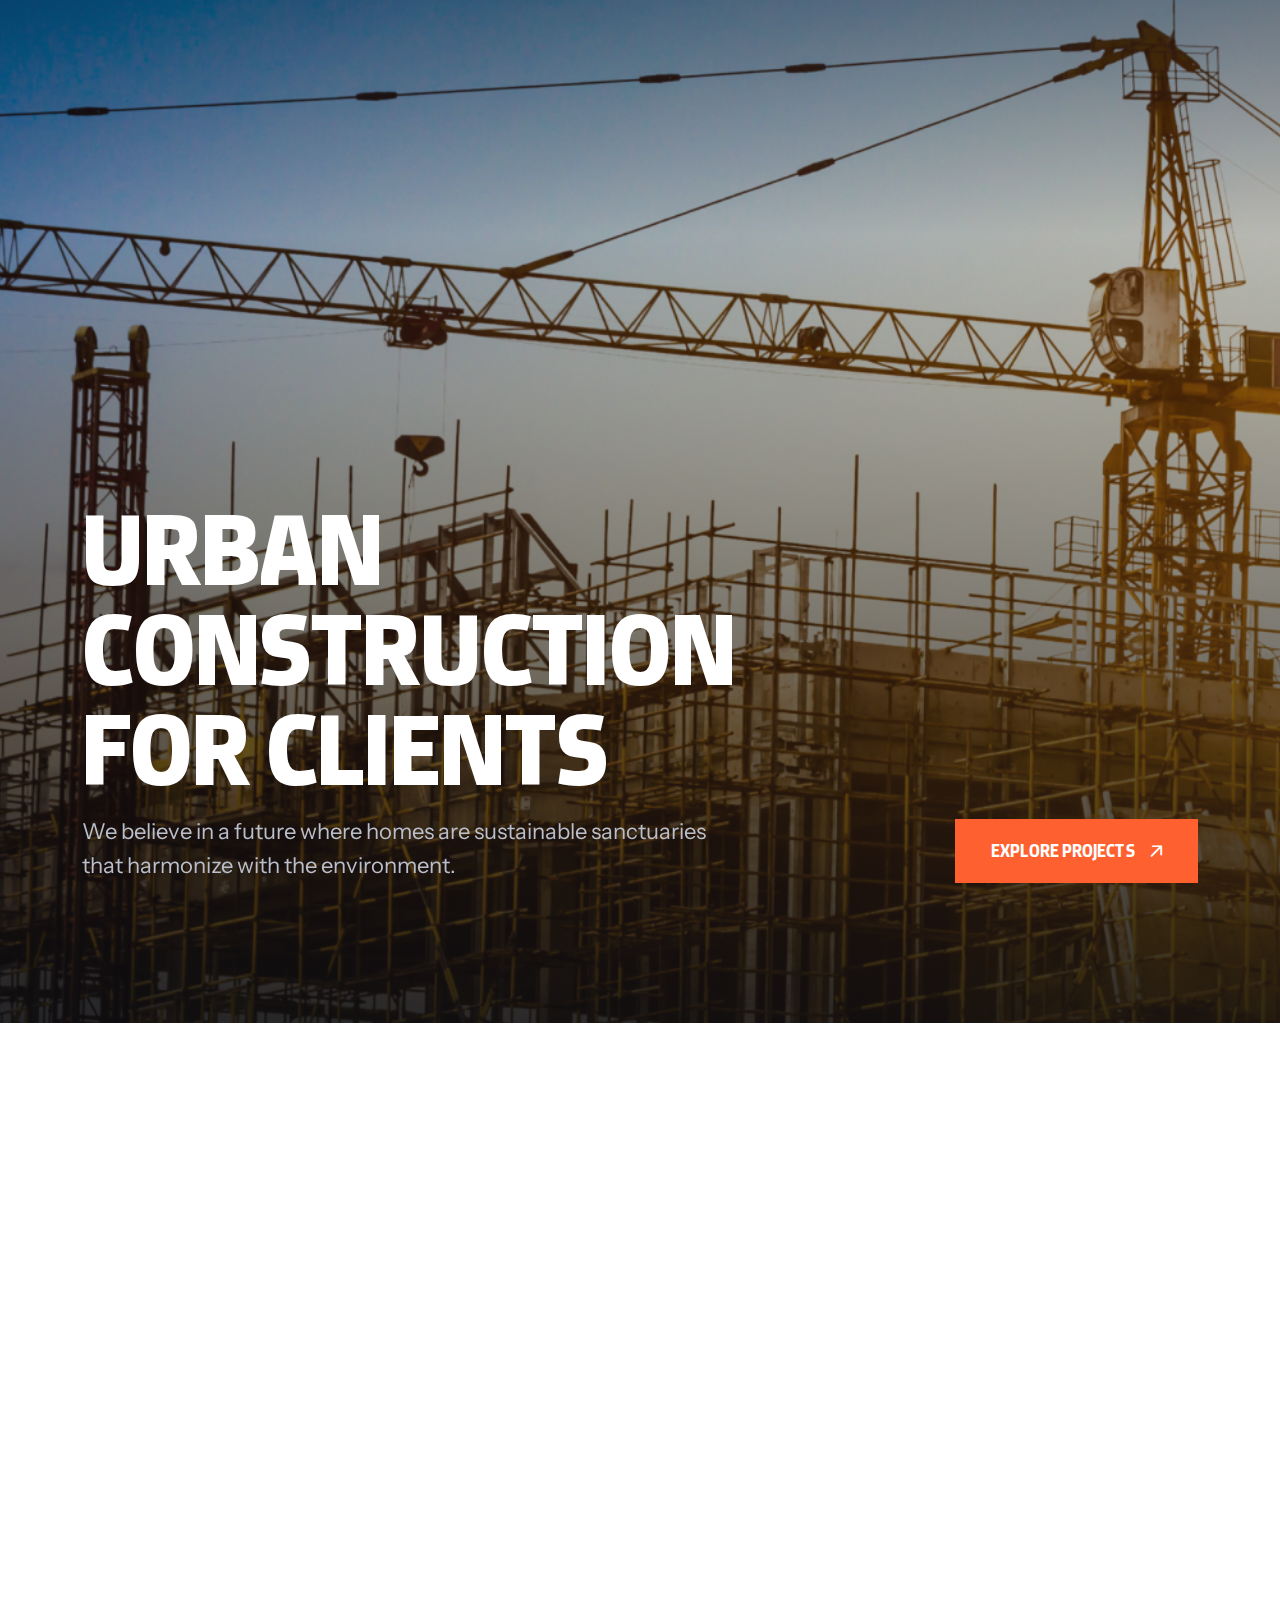
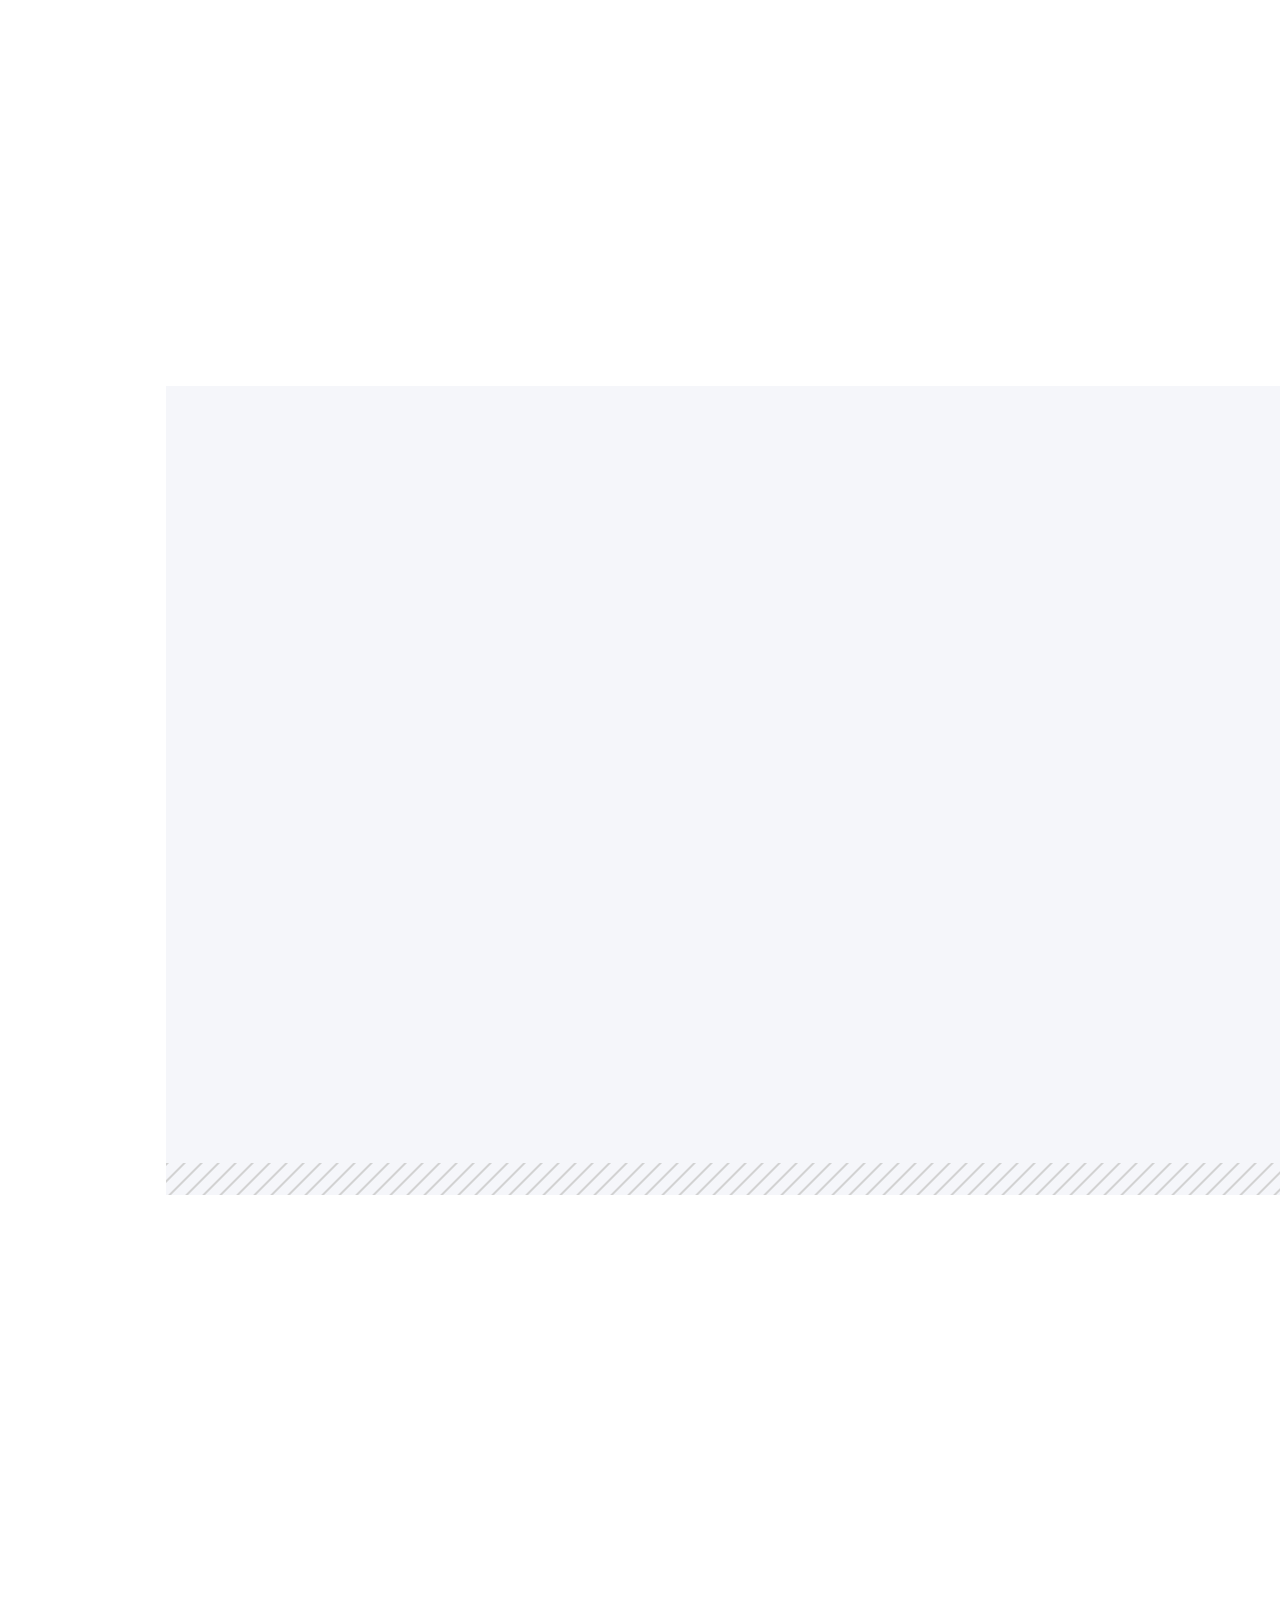
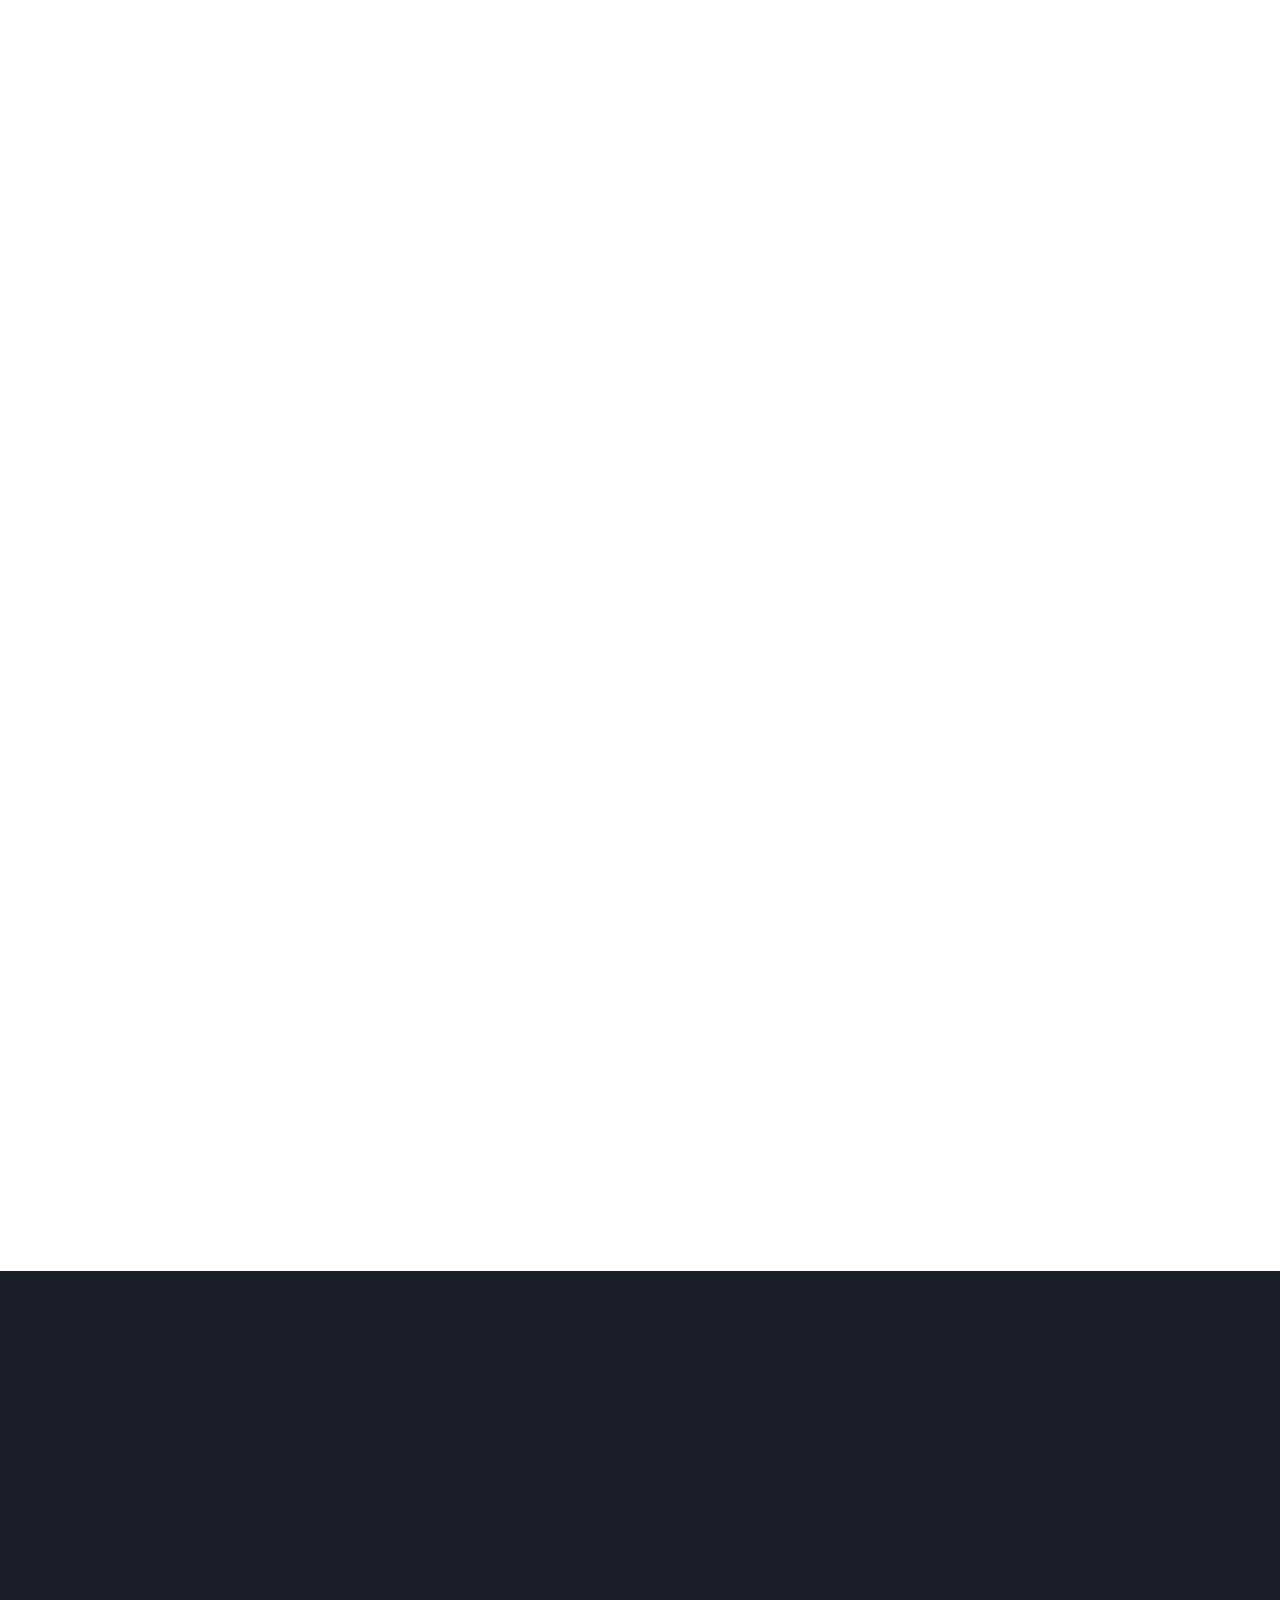
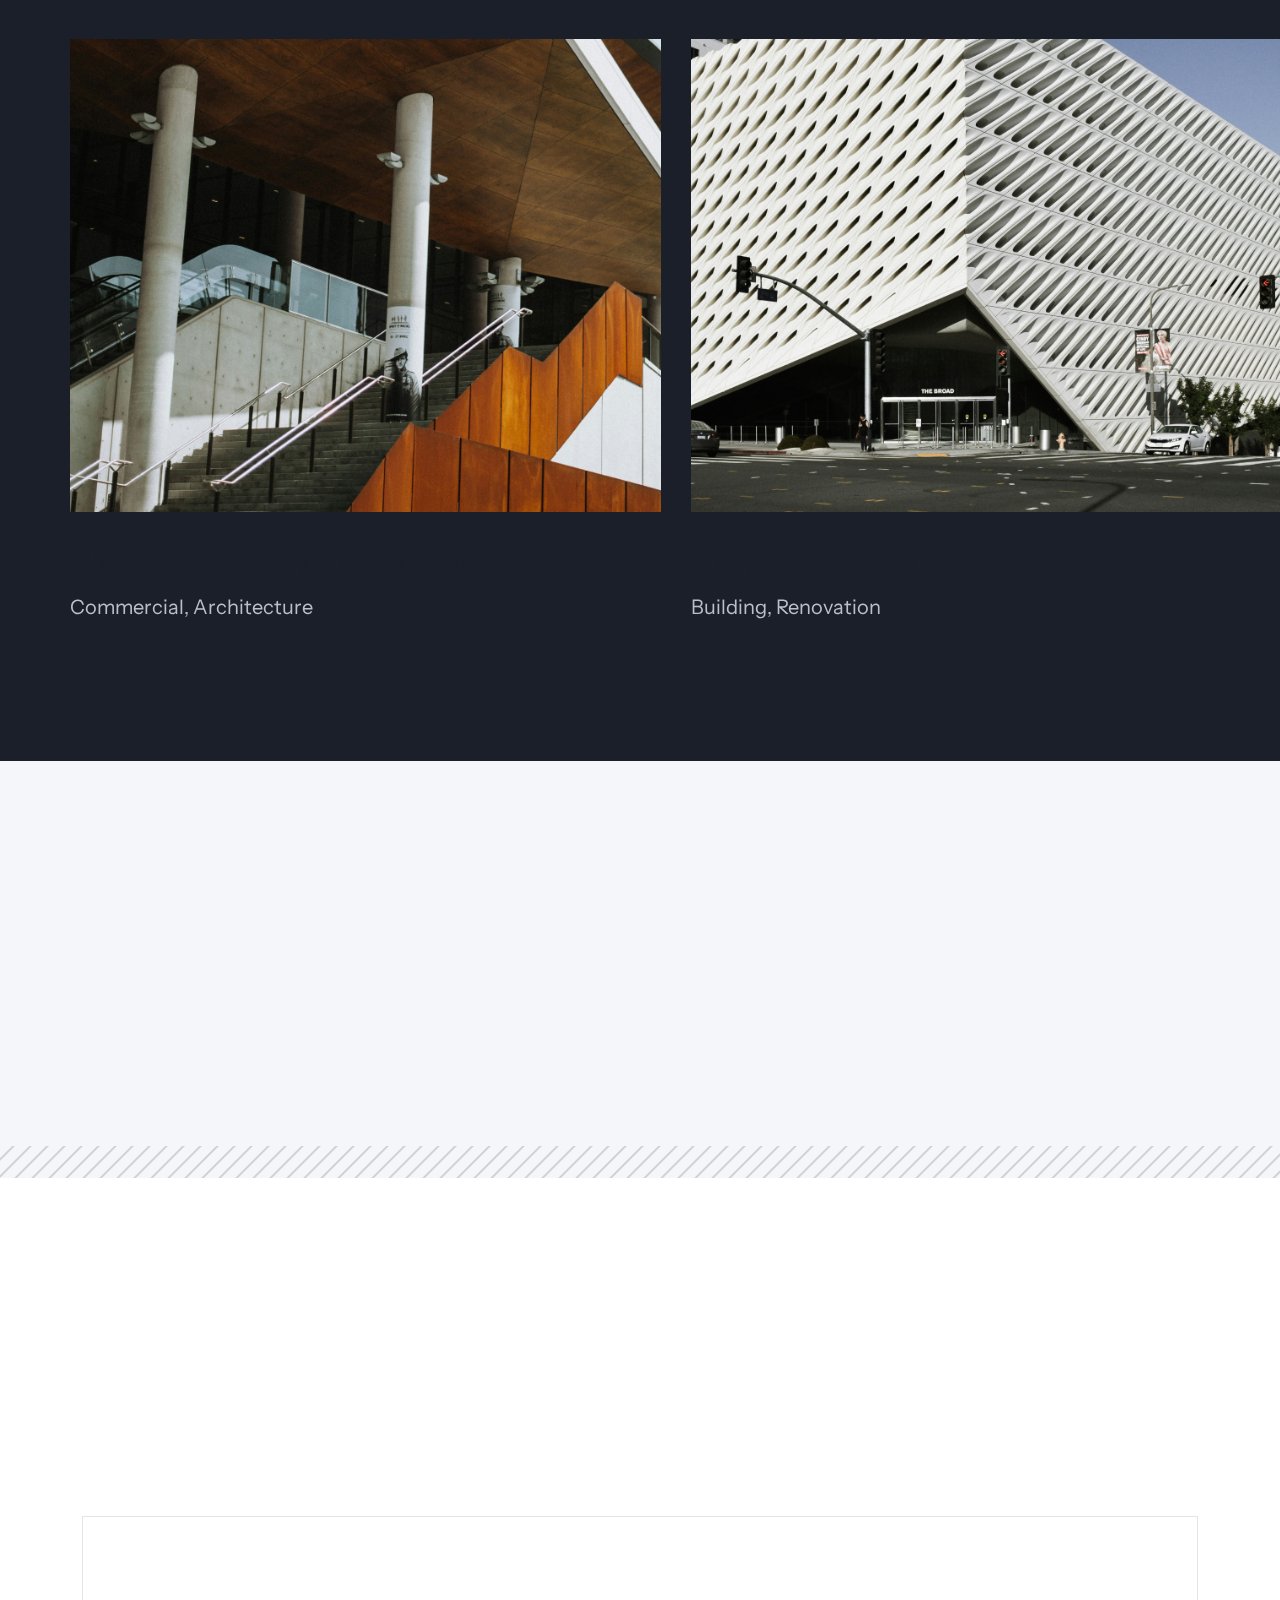
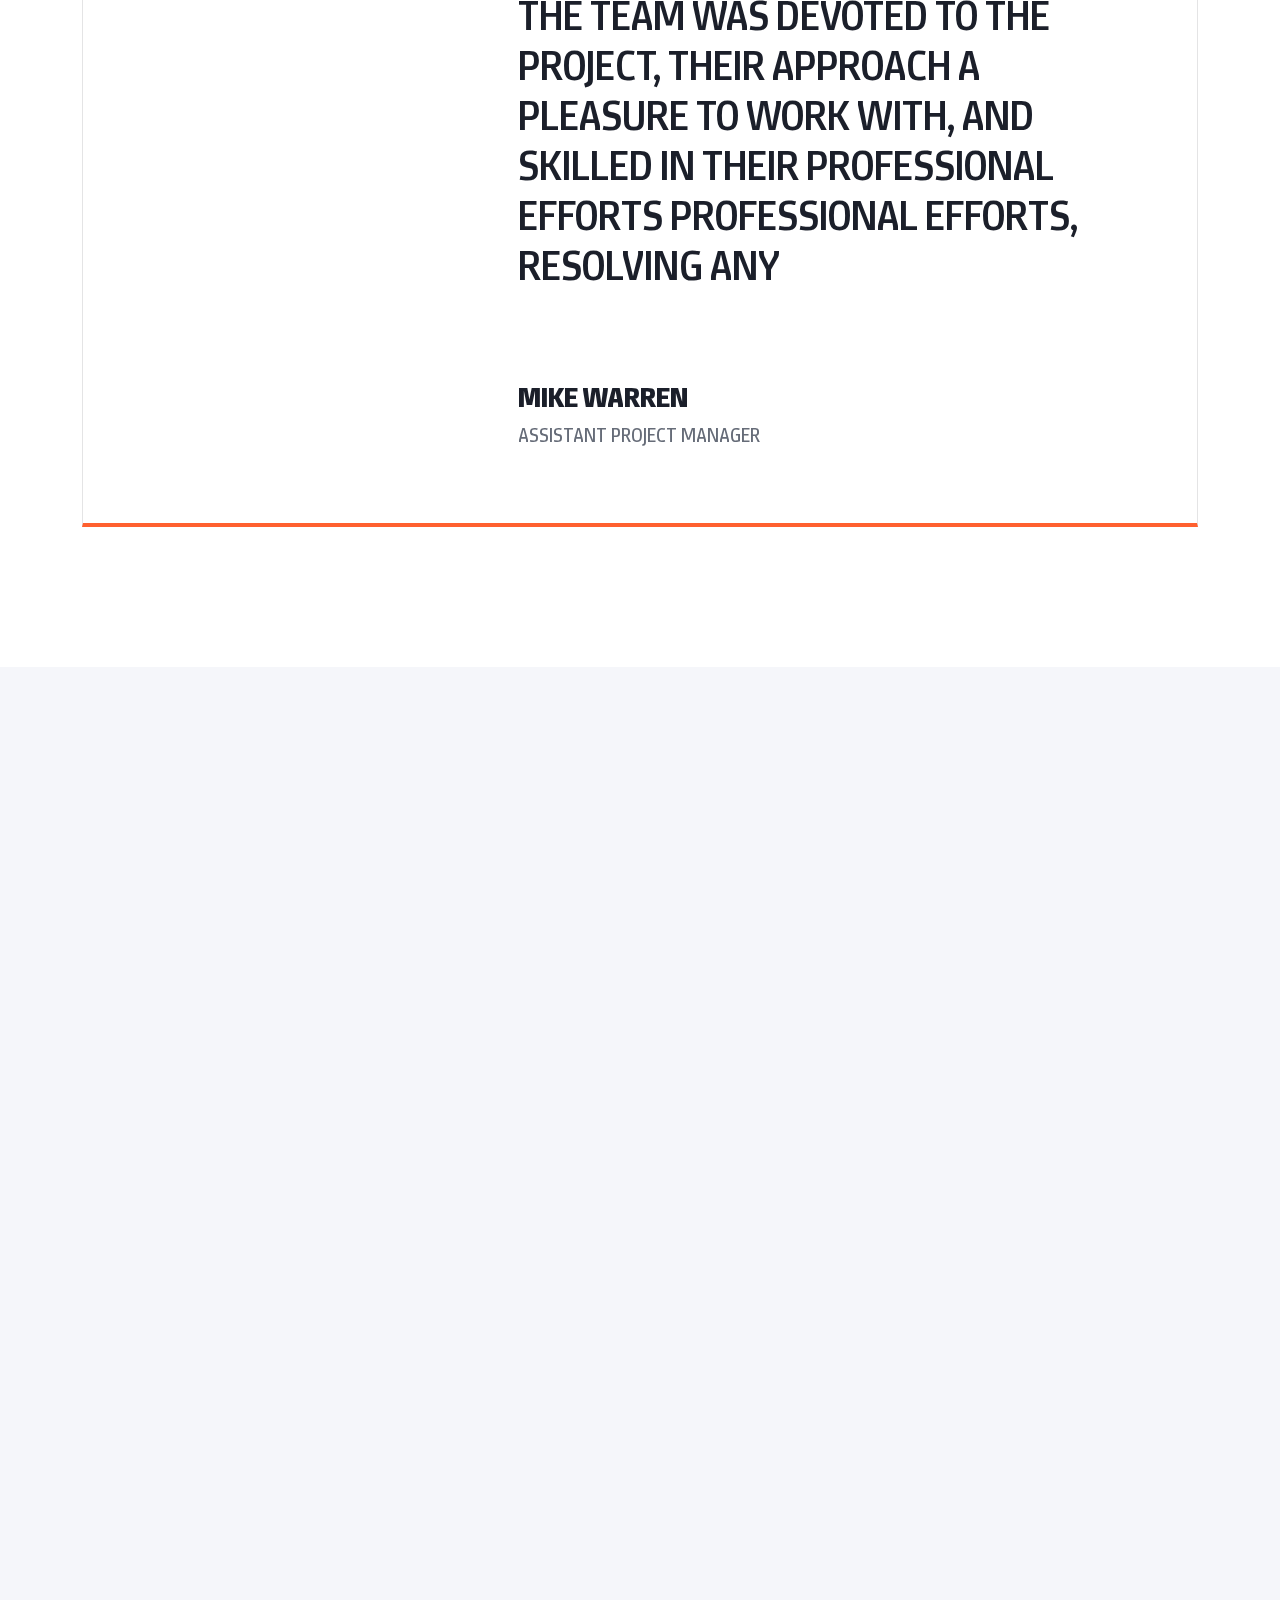
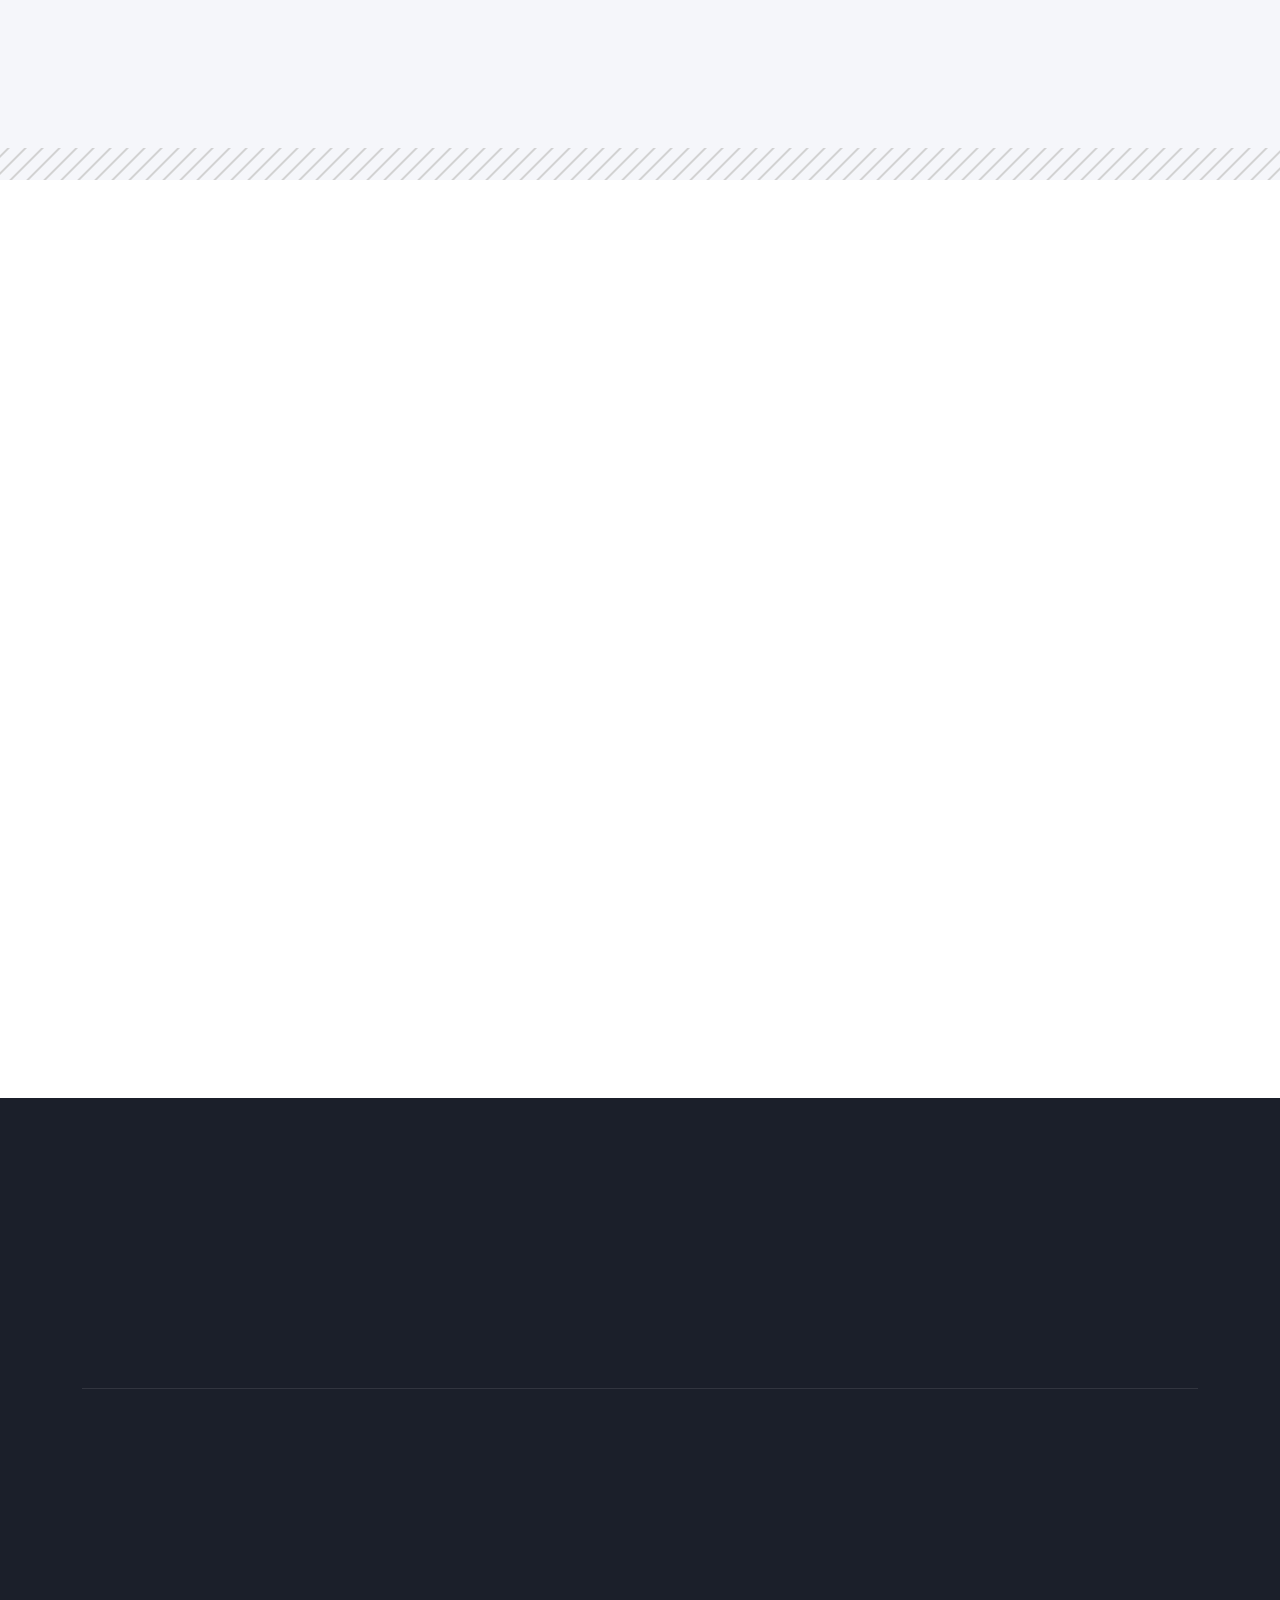
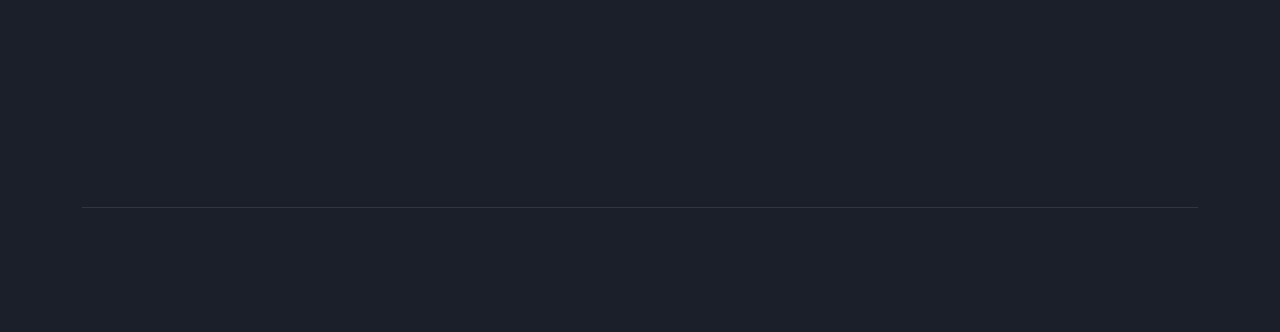
<file: index.html>
<!DOCTYPE html>
<html lang="en">
    <!--<< Header Area >>-->
    <head>
        <!-- ========== Meta Tags ========== -->
        <meta charset="UTF-8">
        <meta http-equiv="X-UA-Compatible" content="IE=edge">
        <meta name="viewport" content="width=device-width, initial-scale=1">
        <meta name="author" content="Mirrortheme">
        <meta name="description" content="Macon - Construction HTML Template">
        <!-- ======== Page title ============ -->
        <title>Macon - Construction HTML Template</title>
        <!--<< Favcion >>-->
        <link rel="shortcut icon" href="assets/img/favicon.svg">
        <!--<< Bootstrap min.css >>-->
        <link rel="stylesheet" href="assets/css/bootstrap.min.css">
        <!--<< All Min Css >>-->
        <link rel="stylesheet" href="assets/css/all.min.css">
        <!--<< Animate.css >>-->
        <link rel="stylesheet" href="assets/css/animate.css">
        <!--<< Magnific Popup.css >>-->
        <link rel="stylesheet" href="assets/css/magnific-popup.css">
        <!--<< MeanMenu.css >>-->
        <link rel="stylesheet" href="assets/css/meanmenu.css">
        <!--<< Swiper Bundle.css >>-->
        <link rel="stylesheet" href="assets/css/swiper-bundle.min.css">
        <!--<< Nice Select.css >>-->
        <link rel="stylesheet" href="assets/css/nice-select.css">
        <!--<< Expose Font.css >>-->
        <link rel="stylesheet" href="assets/css/expose.css">
        <!--<< Main.css >>-->
        <link rel="stylesheet" href="assets/css/main.css">
    </head>
    <body class="body-bg">

        <!-- Back To Top start -->
        <!-- <button id="back-top" class="back-to-top">
            <i class="fa-regular fa-arrow-up"></i>
        </button> -->

        <!-- Hero section start -->
        <section class="hero-section">
            <div class="swiper hero-slider">
                <div class="swiper-wrapper">
                    <div class="swiper-slide">
                        <div class="hero-1">
                            <div class="hero-bg bg-cover" style="background-image: url(assets/img/hero/01.jpg);"></div>
                            <div class="container">
                                <div class="row align-items-end justify-content-between">
                                    <div class="col-xl-8">
                                        <div class="hero-content">
                                            <h1>
                                                URBAN <br> CONSTRUCTION FOR CLIENTS
                                            </h1>
                                            <p>
                                                We believe in a future where homes are sustainable sanctuaries that harmonize with the environment.
                                            </p>
                                        </div>
                                    </div>
                                    <div class="col-lg-4">
                                        <div class="hero-button">
                                            <a href="project.html" class="theme-btn">Explore projects <i class="fa-regular fa-arrow-up-right"></i></a>
                                        </div>
                                    </div>
                                </div>
                            </div>
                        </div>
                    </div>
                    <div class="swiper-slide">
                        <div class="hero-1">
                            <div class="hero-bg bg-cover" style="background-image: url(assets/img/hero/01.jpg);"></div>
                            <div class="container">
                                <div class="row align-items-end justify-content-between">
                                    <div class="col-xl-8">
                                        <div class="hero-content">
                                            <h1>
                                                URBAN <br> CONSTRUCTION FOR CLIENTS
                                            </h1>
                                            <p>
                                                We believe in a future where homes are sustainable sanctuaries that harmonize with the environment.
                                            </p>
                                        </div>
                                    </div>
                                    <div class="col-lg-4">
                                        <div class="hero-button">
                                            <a href="project.html" class="theme-btn">Explore projects <i class="fa-regular fa-arrow-up-right"></i></a>
                                        </div>
                                    </div>
                                </div>
                            </div>
                        </div>
                    </div>
                    <div class="swiper-slide">
                        <div class="hero-1">
                            <div class="hero-bg bg-cover" style="background-image: url(assets/img/hero/01.jpg);"></div>
                            <div class="container">
                                <div class="row align-items-end justify-content-between">
                                    <div class="col-xl-8">
                                        <div class="hero-content">
                                            <h1>
                                                URBAN <br> CONSTRUCTION FOR CLIENTS
                                            </h1>
                                            <p>
                                                We believe in a future where homes are sustainable sanctuaries that harmonize with the environment.
                                            </p>
                                        </div>
                                    </div>
                                    <div class="col-lg-4">
                                        <div class="hero-button">
                                            <a href="project.html" class="theme-btn">Explore projects <i class="fa-regular fa-arrow-up-right"></i></a>
                                        </div>
                                    </div>
                                </div>
                            </div>
                        </div>
                    </div>
                </div>
            </div>
        </section>
        
         
        <!-- Service section start -->
        <section class="service-section section-padding fix">
            <div class="container">
            <div class="section-title text-center">
                <span class="wow fadeInUp">OUR EXPERTISE</span>
                <h2 class="wow fadeInUp" data-wow-delay=".3s">
                    WHAT WE BUILD in <br> construction sector
                </h2>
            </div>
                <div class="row">
                    <div class="col-xl-4 col-lg-6 col-md-6 wow fadeInUp" data-wow-delay=".3s">
                        <div class="service-card-items">
                            <div class="service-image">
                                <img src="assets/img/service/01.jpg" alt="img">
                                <h5 class="number">01</h5>
                            </div>
                            <div class="service-content">
                                <h3>
                                    <a href="service-details.html">Commercial <br>
                                        infrastructure
                                    </a>
                                </h3>
                                <p>
                                    From concept and building construction management our multi-skilled.
                                </p>
                            </div>
                        </div>
                    </div>
                    <div class="col-xl-4 col-lg-6 col-md-6 wow fadeInUp" data-wow-delay=".5s">
                        <div class="service-card-items">
                            <div class="service-image">
                                <img src="assets/img/service/02.jpg" alt="img">
                                <h5 class="number">02</h5>
                            </div>
                            <div class="service-content">
                                <h3>
                                    <a href="service-details.html">Industrial <br>
                                        infrastructure
                                    </a>
                                </h3>
                                <p>
                                    From concept and building construction management our multi-skilled.
                                </p>
                            </div>
                        </div>
                    </div>
                    <div class="col-xl-4 col-lg-6 col-md-6 wow fadeInUp" data-wow-delay=".7s">
                        <div class="service-card-items">
                            <div class="service-image">
                                <img src="assets/img/service/03.jpg" alt="img">
                                <h5 class="number">03</h5>
                            </div>
                            <div class="service-content">
                                <h3>
                                    <a href="service-details.html">Residential <br>
                                        infrastructure
                                    </a>
                                </h3>
                                <p>
                                    From concept and building construction management our multi-skilled.
                                </p>
                            </div>
                        </div>
                    </div>
                </div>
            </div>
        </section>

        <!-- About section start -->
        <section class="about-section section-bg section-padding fix">
            <div class="line-shape">
                <img src="assets/img/about/line-shape.png" alt="img">
            </div>
            <div class="container">
                <div class="about-wrapper">
                    <div class="row align-items-center">
                        <div class="col-xl-5 wow fadeInUp" data-wow-delay=".3s">
                            <div class="about-image">
                                <img src="assets/img/about/01.jpg" alt="img">
                            </div>
                        </div>
                        <div class="col-xl-7">
                            <div class="about-content">
                                <div class="section-title">
                                    <span class="wow fadeInUp">our story</span>
                                    <h2 class="wow fadeInUp" data-wow-delay=".3s">
                                        trusted Company <br> to Build your Dream infrastructure
                                    </h2>
                                </div>
                                <p class="mt-3 mt-md-0 wow fadeInUp" data-wow-delay=".5s">
                                    We celebrate the opportunity each project brings and leverage our 30+ years of experience to deliver customized construction solutions. Flexibility is essential in today’s world.
                                </p>
                                <a href="about.html" class="theme-btn wow fadeInUp" data-wow-delay=".3s">More about us <i class="fa-regular fa-arrow-up-right"></i></a>
                            </div>
                        </div>
                    </div>
                </div>
            </div>
        </section>

        <!-- Service section start -->
        <section class="service-section section-padding fix">
            <div class="container">
               <div class="section-title text-center">
                   <span class="wow fadeInUp">Our Services</span>
                   <h2 class="wow fadeInUp" data-wow-delay=".3s">
                         We Provide best <br> Service To Our clients
                   </h2>
               </div>
               <div class="row">
                    <div class="col-xl-4 col-lg-6 col-md-6 wow fadeInUp" data-wow-delay=".3s">
                        <div class="service-box-items">
                            <div class="icon">
                                <img src="assets/img/icon/01.svg" alt="img">
                            </div>
                            <div class="service-content">
                                <h3>
                                    <a href="service-details.html">Building <br>
                                        Construction
                                    </a>
                                </h3>
                                <p>
                                        Our post-construction gives you peace of mind knowing that we are still here for you even.
                                </p>
                                    <a href="service-details.html" class="link-btn">
                                        View service
                                    </a>
                            </div>
                        </div>
                    </div>
                    <div class="col-xl-4 col-lg-6 col-md-6 wow fadeInUp" data-wow-delay=".5s">
                        <div class="service-box-items">
                            <div class="icon">
                                <img src="assets/img/icon/02.svg" alt="img">
                            </div>
                            <div class="service-content">
                                <h3>
                                    <a href="service-details.html">Property <br>
                                        maintenance
                                    </a>
                                </h3>
                                <p>
                                Our post-construction gives you peace of mind knowing that we are still here for you even.
                                </p>
                                <a href="service-details.html" class="link-btn">
                                    View service
                                </a>
                            </div>
                        </div>
                    </div>
                    <div class="col-xl-4 col-lg-6 col-md-6 wow fadeInUp" data-wow-delay=".7s">
                        <div class="service-box-items">
                            <div class="icon">
                                <img src="assets/img/icon/03.svg" alt="img">
                            </div>
                            <div class="service-content">
                                <h3>
                                    <a href="service-details.html">Architecture <br>
                                        Design
                                    </a>
                                </h3>
                                <p>
                                Our post-construction gives you peace of mind knowing that we are still here for you even.
                                </p>
                                <a href="service-details.html" class="link-btn">
                                    View service
                                </a>
                            </div>
                        </div>
                    </div>
                    <div class="col-xl-4 col-lg-6 col-md-6 wow fadeInUp" data-wow-delay=".3s">
                        <div class="service-box-items">
                            <div class="icon">
                                <img src="assets/img/icon/04.svg" alt="img">
                            </div>
                            <div class="service-content">
                                <h3>
                                    <a href="service-details.html">Project <br>
                                        management
                                    </a>
                                </h3>
                                <p>
                                Our post-construction gives you peace of mind knowing that we are still here for you even.
                                </p>
                                <a href="service-details.html" class="link-btn">
                                    View service
                                </a>
                            </div>
                        </div>
                    </div>
                    <div class="col-xl-4 col-lg-6 col-md-6 wow fadeInUp" data-wow-delay=".5s">
                        <div class="service-box-items">
                            <div class="icon">
                                <img src="assets/img/icon/05.svg" alt="img">
                            </div>
                            <div class="service-content">
                                <h3>
                                    <a href="service-details.html">Virtual Design <br>
                                        & Build
                                    </a>
                                </h3>
                                <p>
                                Our post-construction gives you peace of mind knowing that we are still here for you even.
                                </p>
                                <a href="service-details.html" class="link-btn">
                                    View service
                                </a>
                            </div>
                        </div>
                    </div>
                    <div class="col-xl-4 col-lg-6 col-md-6 wow fadeInUp" data-wow-delay=".7s">
                        <div class="service-box-items">
                            <div class="icon">
                                <img src="assets/img/icon/06.svg" alt="img">
                            </div>
                            <div class="service-content">
                                <h3>
                                    <a href="service-details.html">Building <br>
                                        Renovation
                                    </a>
                                </h3>
                                <p>
                                Our post-construction gives you peace of mind knowing that we are still here for you even.
                                </p>
                                <a href="service-details.html" class="link-btn">
                                    View service
                                </a>
                            </div>
                        </div>
                    </div>
               </div>
            </div>
        </section>

        <!-- Project section start -->
        <section class="project-section section-padding fix section-bg-2">
            <div class="container">
                <div class="section-title">
                    <span class="text-white wow fadeInUp">recent work</span>
                    <h2 class="text-white wow fadeInUp" data-wow-delay=".3s">
                        Explore FEATURED <br> PROJECTS
                    </h2>
                </div>
                <div class="project-wrapper">
                    <div class="row">
                        <div class="swiper project-slider">
                            <div class="swiper-wrapper">
                                <div class="swiper-slide">
                                    <div class="project-card-items">
                                        <div class="project-image">
                                            <img src="assets/img/project/01.jpg" alt="img">
                                            <div class="icon">
                                                <i class="fa-solid fa-arrow-right-long"></i>
                                            </div>
                                        </div>
                                        <div class="project-content">
                                            <h3>
                                                <a href="project-details.html">Carrefour Medical Office</a>
                                            </h3>
                                            <span>
                                                Commercial, Architecture 
                                            </span>
                                        </div>
                                    </div>
                                </div>
                                <div class="swiper-slide">
                                    <div class="project-card-items">
                                        <div class="project-image">
                                            <img src="assets/img/project/02.jpg" alt="img">
                                            <div class="icon">
                                                <i class="fa-solid fa-arrow-right-long"></i>
                                            </div>
                                        </div>
                                        <div class="project-content">
                                            <h3>
                                                <a href="project-details.html">North Carolina Centre</a>
                                            </h3>
                                            <span>
                                               Building, Renovation 
                                            </span>
                                        </div>
                                    </div>
                                </div>
                                <div class="swiper-slide">
                                    <div class="project-card-items">
                                        <div class="project-image">
                                            <img src="assets/img/project/03.jpg" alt="img">
                                            <div class="icon">
                                                <i class="fa-solid fa-arrow-right-long"></i>
                                            </div>
                                        </div>
                                        <div class="project-content">
                                            <h3>
                                                <a href="project-details.html">new residential complex</a>
                                            </h3>
                                            <span>
                                                Construction, Maintenance
                                            </span>
                                        </div>
                                    </div>
                                </div>
                            </div>
                        </div>
                    </div>
                </div>
            </div>
        </section>

         <!-- Counter section start -->
         <section class="counter-section fix">
            <div class="line-shape">
                <img src="assets/img/line-shape.png" alt="img">
            </div>
            <div class="counter-wrapper">
                <div class="counter-items wow fadeInUp" data-wow-delay=".2s">
                    <div class="content">
                        <h2><span class="count">47</span>+</h2>
                        <h5>
                            Years of experience <br> 
                            designing and building
                        </h5>
                    </div>
                </div>
                <div class="counter-items wow fadeInUp" data-wow-delay=".4s">
                    <div class="content">
                       <h2><span class="count">1400</span>+</h2>
                        <h5>
                            Total projects delivered <br>
                            on schedule
                        </h5>
                    </div>
                </div> 
                <div class="counter-items wow fadeInUp" data-wow-delay=".6s">
                    <div class="content">
                       <h2><span class="count">830</span>+</h2>
                        <h5>
                            Engineering and <br>
                            construction experts
                        </h5>
                    </div>
                </div> 
                <div class="counter-items wow fadeInUp" data-wow-delay=".8s">
                    <div class="content">
                       <h2><span class="count">21</span>+</h2>
                        <h5>
                            Awards for excellence in <br> 
                            construction world
                        </h5>
                    </div>
                </div>
            </div>
         </section>

        <!-- Testimonial section start -->
        <section class="testimonial-section section-padding fix">
            <div class="container">
                <div class="section-title text-center">
                    <span class="wow fadeInUp">testimonials</span>
                    <h2 class="wow fadeInUp" data-wow-delay=".3s">
                        We love hearing <br> from our customers
                    </h2>
                </div>
                <div class="testimonial-items">
                    <div class="row align-items-center">
                        <div class="col-xl-4">
                            <div class="testimonial-image wow fadeInUp" data-wow-delay=".3s">
                                <img src="assets/img/testimonial/01.jpg" alt="img">
                            </div>
                        </div>
                        <div class="col-xl-8">
                            <div class="swiper testimonial-slider">
                                <div class="swiper-wrapper">
                                    <div class="swiper-slide">
                                        <div class="testimonial-content">
                                            <h2>
                                                The team was devoted to the project, their approach a pleasure to work with, and skilled in their professional efforts professional efforts, resolving any
                                            </h2>
                                            <div class="author-content">
                                                <h3>Mike Warren</h3>
                                                <h4>Assistant Project Manager</h4>
                                            </div>
                                        </div>
                                    </div>
                                    <div class="swiper-slide">
                                        <div class="testimonial-content">
                                            <h2>
                                                The team was devoted to the project, their approach a pleasure to work with, and skilled in their professional efforts professional efforts, resolving any
                                            </h2>
                                            <div class="author-content">
                                                <h3>Mike Warren</h3>
                                                <h4>Assistant Project Manager</h4>
                                            </div>
                                        </div>
                                    </div>
                                    <div class="swiper-slide">
                                        <div class="testimonial-content">
                                            <h2>
                                                The team was devoted to the project, their approach a pleasure to work with, and skilled in their professional efforts professional efforts, resolving any
                                            </h2>
                                            <div class="author-content">
                                                <h3>Mike Warren</h3>
                                                <h4>Assistant Project Manager</h4>
                                            </div>
                                        </div>
                                    </div>
                                </div>
                            </div>
                        </div>
                    </div>
                </div>
            </div>
        </section>

        <!-- News section start -->
        <section class="news-section section-padding fix section-bg">
            <div class="line-shape">
                <img src="assets/img/news/line-shape.png" alt="img">
            </div>
            <div class="container">
                <div class="section-title text-center">
                    <span class="wow fadeInUp">Blog & News</span>
                    <h2 class="wow fadeInUp" data-wow-delay=".3s">
                        Get more update for <br> news & articles
                    </h2>
                </div>
                <div class="row">
                    <div class="col-xl-4 col-lg-6 col-md-6 wow fadeInUp" data-wow-delay=".3s">
                        <div class="news-box-items">
                            <div class="news-image">
                                <img src="assets/img/news/01.jpg" alt="img">
                                <h2>21<span>Mar</span></h2>
                            </div>
                            <div class="news-content">
                                <h3>
                                    <a href="news-details.html">
                                        Beyond Bricks and <br> Mortar: The Science and Art of Construction
                                    </a>
                                </h3>
                                <ul class="post-list">
                                    <li>Construction</li>
                                    <li>by Stephen</li>
                                </ul>
                            </div>
                        </div>
                    </div>
                    <div class="col-xl-4 col-lg-6 col-md-6 wow fadeInUp" data-wow-delay=".5s">
                    <div class="news-box-items">
                        <div class="news-image">
                            <img src="assets/img/news/02.jpg" alt="img">
                            <h2>14<span>Dec</span></h2>
                        </div>
                        <div class="news-content">
                            <h3>
                                <a href="news-details.html">
                                    HOW SUSTAINABLE HOME <br> BUILDING IS CHANGING THE INDUSTRY
                                </a>
                            </h3>
                            <ul class="post-list">
                                <li>Architecture</li>
                                <li>by Stephen</li>
                            </ul>
                        </div>
                    </div>
                    </div>
                    <div class="col-xl-4 col-lg-6 col-md-6 wow fadeInUp" data-wow-delay=".7s">
                        <div class="news-box-items">
                            <div class="news-image">
                                <img src="assets/img/news/03.jpg" alt="img">
                                <h2>17<span>Oct</span></h2>
                            </div>
                            <div class="news-content">
                                <h3>
                                    <a href="news-details.html">
                                        INNOVATIVE ECO-FRIENDLY <br> BUILDING MATERIALS FOR SUSTAINABLE HOMES
                                    </a>
                                </h3>
                                <ul class="post-list">
                                    <li>management</li>
                                    <li>by Stephen</li>
                                </ul>
                            </div>
                        </div>
                    </div>
                </div>
            </div>
        </section>

        <!-- Faq section start -->
        <section class="contact-section fix">
            <div class="container">
                <div class="contact-wrapper">
                    <div class="row align-items-center">
                        <div class="col-lg-6 wow fadeInUp" data-wow-delay=".3s">
                            <div class="contact-image">
                                <img src="assets/img/faq/01.png" alt="img">
                                <div class="shape-1">
                                    <img src="assets/img/faq/shape-1.png" alt="img">
                                </div>
                                <div class="shape-2">
                                    <img src="assets/img/faq/shape-2.png" alt="img">
                                </div>
                            </div>
                        </div>
                        <div class="col-lg-6">
                            <div class="contact-from-items">
                                <div class="section-title mb-0">
                                    <span class="wow fadeInUp">CONTACT us</span>
                                    <h2 class="wow fadeInUp" data-wow-delay=".3s">
                                        Ready to work <br> together?
                                    </h2>
                                </div>
                                <h4 class="wow fadeInUp" data-wow-delay=".5s">
                                    Fill out our contact form and we’ll connect you in short time.
                                </h4>
                               <div class="contact-from-area">
                                <form action="#" id="contact-form" method="POST">
                                    <div class="row g-4">
                                        <div class="col-lg-6 wow fadeInUp" data-wow-delay=".3s">
                                            <div class="form-clt">
                                                <input type="text" name="name" id="name" placeholder="Full name*">
                                                <div class="icon">
                                                    <i class="fal fa-user"></i>
                                                </div>
                                            </div>
                                        </div>
                                        <div class="col-lg-6 wow fadeInUp" data-wow-delay=".5s">
                                            <div class="form-clt">
                                                <input type="text" name="email" id="phone" placeholder="Phone number*">
                                                <div class="icon">
                                                    <i class="fa-regular fa-phone"></i>
                                                </div>
                                            </div>
                                        </div>
                                        <div class="col-lg-6 wow fadeInUp" data-wow-delay=".3s">
                                            <div class="form-clt">
                                                <input type="text" name="email" id="email" placeholder="Email address*">
                                                <div class="icon">
                                                    <i class="fa-regular fa-envelope"></i>
                                                </div>
                                            </div>
                                        </div>
                                        <div class="col-lg-6 wow fadeInUp" data-wow-delay=".5s">
                                            <div class="form-clt">
                                                <input type="text" name="email" id="subject" placeholder="Subject*">
                                                <div class="icon">
                                                    <i class="fa-regular fa-file"></i>
                                                </div>
                                            </div>
                                        </div>
                                        <div class="col-lg-12 wow fadeInUp" data-wow-delay=".3s">
                                            <div class="form-clt">
                                                <textarea name="message" id="message" placeholder="How can we help you? Feel free to get in touch!"></textarea>
                                                <div class="icon">
                                                    <i class="fal fa-edit"></i>
                                                </div>
                                            </div>
                                        </div>
                                        <div class="col-lg-6 wow fadeInUp" data-wow-delay=".5s">
                                            <button type="submit" class="theme-btn">
                                                Send message <i class="fa-regular fa-arrow-up-right"></i>
                                            </button>
                                        </div>
                                    </div>
                                </form>
                               </div>
                            </div>
                        </div>
                    </div>
                </div>
            </div>
        </section>

        <!-- Footer section start -->
        <footer class="footer-section fix section-bg-2">
            <div class="container">
                <div class="contact-info-area">
                    <div class="contact-info-items wow fadeInUp" data-wow-delay=".3s">
                        <div class="icon">
                            <img src="assets/img/icon/07.svg" alt="img">
                        </div>
                        <div class="content">
                            <p>Head Office</p>
                            <h3>
                                7300-7398 Colonial Rd,
                                Brooklyn, NY 11209
                            </h3>
                        </div>
                    </div>
                    <div class="contact-info-items wow fadeInUp" data-wow-delay=".5s">
                        <div class="icon">
                            <img src="assets/img/icon/08.svg" alt="img">
                        </div>
                        <div class="content">
                            <p>Send Message</p>
                            <h3>
                                <a href="mailto:invicta@inbox.com">invicta@inbox.com</a>
                                <a href="mailto:invicta@support.com">invicta@support.com</a>
                            </h3>
                        </div>
                    </div>
                    <div class="contact-info-items wow fadeInUp" data-wow-delay=".7s">
                        <div class="icon">
                            <img src="assets/img/icon/09.svg" alt="img">
                        </div>
                        <div class="content">
                            <p>Call Anytime</p>
                            <h3>
                                <a href="tel:08412345688">084 123 456 88</a>
                                <a href="tel:08412345699">084 123 456 99</a>
                            </h3>
                        </div>
                    </div>
                </div>
                <div class="footer-widget-wrapper">
                    <div class="row">
                        <div class="col-xl-4 col-lg-4 col-md-5 wow fadeInUp" data-wow-delay=".2s">
                            <div class="single-footer-widget">
                                <div class="widget-head">
                                    <a href="index.html">
                                    <img src="assets/img/logo/white-logo.svg" alt="logo-img">
                                    </a>
                                </div>
                                <div class="footer-content">
                                    <p>
                                        Our mission is to bring customers the most perfect works, Curabitur scelerisque ipsum quis tellus tristique.
                                    </p>
                                </div>
                            </div>
                        </div>
                        <div class="col-xl-3 col-lg-4 col-md-5 ps-lg-5 wow fadeInUp" data-wow-delay=".4s">
                            <div class="single-footer-widget">
                                <ul class="list-items">
                                    <li>
                                        <a href="about.html">
                                            About us
                                        </a>
                                    </li>
                                    <li>
                                        <a href="team-details.html">
                                            Our team
                                        </a>
                                    </li>
                                    <li>
                                        <a href="pricing.html">
                                            Pricing plans
                                        </a>
                                    </li>
                                    <li>
                                        <a href="news-details.html">
                                            News & blog
                                        </a>
                                    </li>
                                    <li>
                                        <a href="testimonial.html">
                                            Testimonial 
                                        </a>
                                    </li>
                                    <li>
                                        <a href="contact.html">
                                            Contact 
                                        </a>
                                    </li>
                                </ul>
                            </div>
                        </div>
                        <div class="col-xl-2 col-lg-4 col-md-5 wow fadeInUp" data-wow-delay=".6s">
                            <div class="single-footer-widget">
                                <ul class="list-items">
                                    <li>
                                        <a href="service-details.html">
                                            Construction
                                        </a>
                                    </li>
                                    <li>
                                        <a href="service-details.html">
                                            Maintenance
                                        </a>
                                    </li>
                                    <li>
                                        <a href="service-details.htm">
                                            Architecture 
                                        </a>
                                    </li>
                                    <li>
                                        <a href="service-details.html">
                                            Management
                                        </a>
                                    </li>
                                    <li>
                                        <a href="service-details.html">
                                            Design 
                                        </a>
                                    </li>
                                    <li>
                                        <a href="service-details.html">
                                            Renovation 
                                        </a>
                                    </li>
                                </ul>
                            </div>
                        </div>
                        <div class="col-xl-3 col-lg-4 col-md-5 ps-lg-5 wow fadeInUp" data-wow-delay=".8s">
                            <div class="single-footer-widget">
                                <ul class="list-items">
                                    <li>
                                        <a href="service-details.html">
                                            Working process
                                        </a>
                                    </li>
                                    <li>
                                        <a href="service-details.html">
                                            Privacy policy
                                        </a>
                                    </li>
                                    <li>
                                        <a href="service-details.htm">
                                            Terms & conditions
                                        </a>
                                    </li>
                                    <li>
                                        <a href="faq.html">
                                            Faqs
                                        </a>
                                    </li>
                                    <li>
                                        <a href="service-details.html">
                                            HR guides 
                                        </a>
                                    </li>
                                </ul>
                            </div>
                        </div>
                    </div>
                </div>
                <div class="footer-bottom">
                    <div class="footer-bottom-wrapper">
                        <p class="wow fadeInUp" data-wow-delay=".3s">
                            © 2024 MirrorTheme. All rights reserved.
                        </p>
                        <div class="social-icon wow fadeInUp" data-wow-delay=".5s">
                            <a href="#"><i class="fab fa-facebook-f"></i></a>
                            <a href="#"><i class="fa-brands fa-linkedin-in"></i></a>
                            <a href="#"><i class="fab fa-twitter"></i></a>
                            <a href="#"><i class="fa-brands fa-instagram"></i></a>
                        </div>
                    </div>
                </div>
            </div>
        </footer>
        <!--<< All JS Plugins >>-->
        <script src="assets/js/jquery-3.7.1.min.js"></script>
        <!--<< Viewport Js >>-->
        <script src="assets/js/viewport.jquery.js"></script>
        <!--<< Bootstrap Js >>-->
        <script src="assets/js/bootstrap.bundle.min.js"></script>
        <!--<< Nice Select Js >>-->
        <script src="assets/js/jquery.nice-select.min.js"></script>
        <!--<< Waypoints Js >>-->
        <script src="assets/js/jquery.waypoints.js"></script>
        <!--<< Counterup Js >>-->
        <script src="assets/js/jquery.counterup.min.js"></script>
        <!--<< Swiper Slider Js >>-->
        <script src="assets/js/swiper-bundle.min.js"></script>
        <!--<< MeanMenu Js >>-->
        <script src="assets/js/jquery.meanmenu.min.js"></script>
        <!--<< Magnific Popup Js >>-->
        <script src="assets/js/jquery.magnific-popup.min.js"></script>
        <!--<< Wow Animation Js >>-->
        <script src="assets/js/wow.min.js"></script>
        <!--<< Main.js >>-->
        <script src="assets/js/main.js"></script>
    </body>
</html>
</file>
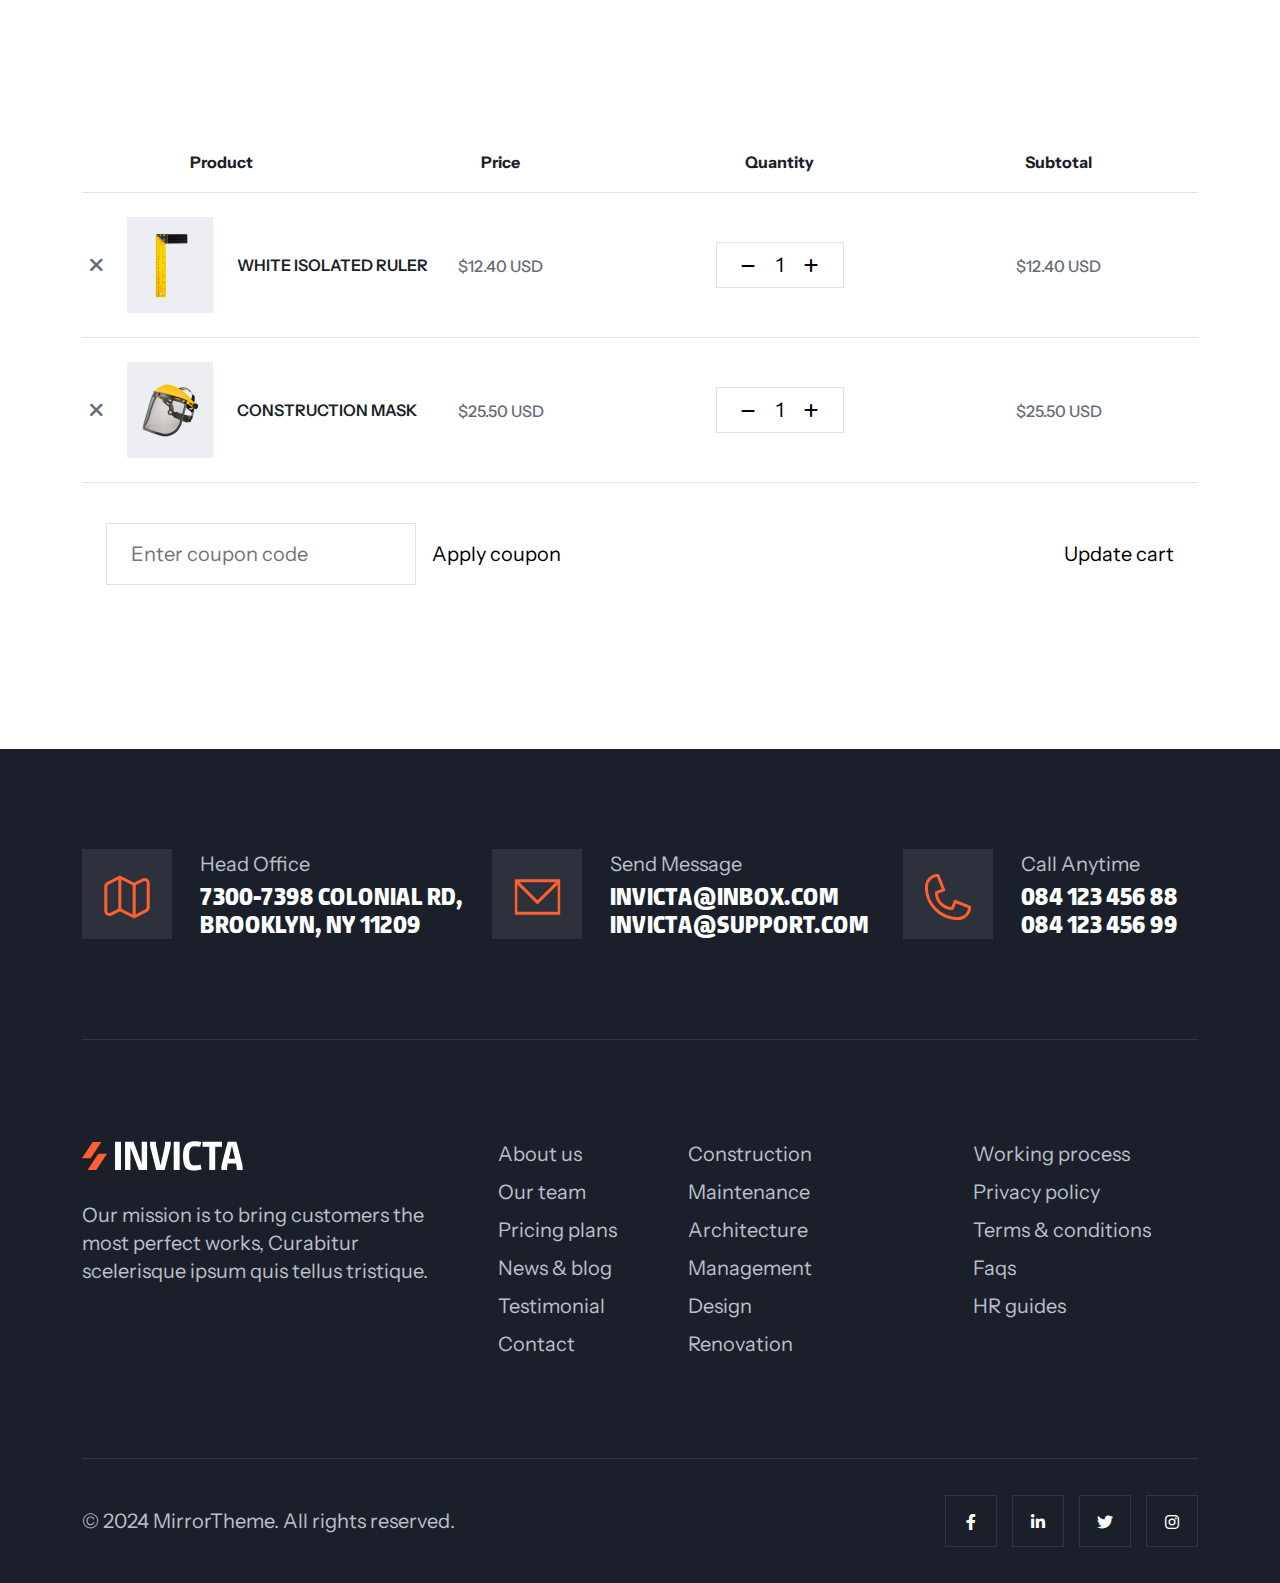
<file: cart.html>
<!DOCTYPE html>
<html lang="en">
<!--<< Header Area >>-->

<head>
    <!-- ========== Meta Tags ========== -->
    <meta charset="UTF-8">
    <meta http-equiv="X-UA-Compatible" content="IE=edge">
    <meta name="viewport" content="width=device-width, initial-scale=1">
    <meta name="author" content="Mirrortheme">
    <meta name="description" content="Macon - Construction HTML Template">
    <!-- ======== Page title ============ -->
    <title>Macon - Construction HTML Template</title>
    <!--<< Favcion >>-->
    <link rel="shortcut icon" href="assets/img/favicon.svg">
    <!--<< Bootstrap min.css >>-->
    <link rel="stylesheet" href="assets/css/bootstrap.min.css">
    <!--<< All Min Css >>-->
    <link rel="stylesheet" href="assets/css/all.min.css">
    <!--<< Animate.css >>-->
    <link rel="stylesheet" href="assets/css/animate.css">
    <!--<< Magnific Popup.css >>-->
    <link rel="stylesheet" href="assets/css/magnific-popup.css">
    <!--<< MeanMenu.css >>-->
    <link rel="stylesheet" href="assets/css/meanmenu.css">
    <!--<< Swiper Bundle.css >>-->
    <link rel="stylesheet" href="assets/css/swiper-bundle.min.css">
    <!--<< Nice Select.css >>-->
    <link rel="stylesheet" href="assets/css/nice-select.css">
    <!--<< Expose Font.css >>-->
    <link rel="stylesheet" href="assets/css/expose.css">
    <!--<< Main.css >>-->
    <link rel="stylesheet" href="assets/css/main.css">
</head>

<body class="body-bg">
    <!-- Back To Top start -->
    <!-- <button id="back-top" class="back-to-top">
            <i class="fa-regular fa-arrow-up"></i>
            </button> -->

    <!-- cart section start -->
    <section class="cart-section section-padding">
        <div class="container">
            <div class="cart-list-area">
                <div class="table-responsive">
                    <table class="table common-table">
                        <thead data-aos="fade-down">
                            <tr>
                                <th class="text-center">Product</th>
                                <th class="text-center">Price</th>
                                <th class="text-center">Quantity</th>
                                <th class="text-center">Subtotal</th>
                            </tr>
                        </thead>
                        <tbody>
                            <tr class="align-items-center py-3" data-aos="fade-up">
                                <td>
                                    <div class="cart-item-thumb d-flex align-items-center gap-4">
                                        <i class="fa-solid fa-xmark"></i>
                                        <img class="w-100" src="assets/img/cart1.jpg" alt="product">
                                        <span class="head text-nowrap">White Isolated Ruler</span>
                                    </div>
                                </td>
                                <td class="text-center">
                                    <span class="price-usd">
                                        $12.40 USD
                                    </span>
                                </td>
                                <td class="price-quantity text-center">
                                    <div
                                        class="quantity d-inline-flex align-items-center justify-content-center gap-1 py-2 px-4 border n50-border_20 text-sm">
                                        <button class="quantityDecrement"><i class="fa-solid fa-minus"></i></button>
                                        <input type="text" value="1" class="quantityValue">
                                        <button class="quantityIncrement"><i class="fa-solid fa-plus"></i></button>
                                    </div>
                                </td>
                                <td class="text-center">
                                    <span class="price-usd">
                                        $12.40 USD
                                    </span>
                                </td>
                            </tr>
                            <tr class="align-items-center py-3" data-aos="fade-up">
                                <td>
                                    <div class="cart-item-thumb d-flex align-items-center gap-4">
                                        <i class="fa-solid fa-xmark"></i>
                                        <img class="w-100" src="assets/img/cart2.jpg" alt="product">
                                        <span class="head text-nowrap">Construction Mask</span>
                                    </div>
                                </td>
                                <td class="text-center">
                                    <span class="price-usd">
                                        $25.50 USD
                                    </span>
                                </td>
                                <td class="price-quantity text-center">
                                    <div
                                        class="quantity d-inline-flex align-items-center justify-content-center gap-1 py-2 px-4 border n50-border_20 text-sm">
                                        <button class="quantityDecrement"><i class="fa-solid fa-minus"></i></button>
                                        <input type="text" value="1" class="quantityValue">
                                        <button class="quantityIncrement"><i class="fa-solid fa-plus"></i></button>
                                    </div>
                                </td>
                                <td class="text-center">
                                    <span class="price-usd">
                                        $25.50 USD
                                    </span>
                                </td>
                            </tr>
                        </tbody>
                    </table>
                </div>
                <div class="d-flex flex-md-nowrap flex-wrap justify-content-between align-items-center gap-4 py-4 px-lg-6 px-4 bg-n10 rounded-bottom-4"
                    data-aos="fade-up">
                    <form action="#" class="d-flex flex-sm-nowrap flex-wrap align-items-center gap-3">
                        <input type="text" class="py-3 px-lg-6 px-4 radius-xs bg-n0 border n50-border_20"
                            placeholder="Enter coupon code">
                        <button type="submit" class="btn-primary alt-color radius-xs">Apply coupon</button>
                    </form>
                    <button type="button" class="btn-primary alt-color radius-xs">Update cart</button>
                </div>
            </div>
        </div>
    </section>
    <!-- cart section end -->

    <!-- Footer section start -->
    <footer class="footer-section fix section-bg-2">
        <div class="container">
            <div class="contact-info-area">
                <div class="contact-info-items">
                    <div class="icon">
                        <img src="assets/img/icon/07.svg" alt="img">
                    </div>
                    <div class="content">
                        <p>Head Office</p>
                        <h3>
                            7300-7398 Colonial Rd,
                            Brooklyn, NY 11209
                        </h3>
                    </div>
                </div>
                <div class="contact-info-items">
                    <div class="icon">
                        <img src="assets/img/icon/08.svg" alt="img">
                    </div>
                    <div class="content">
                        <p>Send Message</p>
                        <h3>
                            <a href="mailto:invicta@inbox.com">invicta@inbox.com</a>
                            <a href="mailto:invicta@support.com">invicta@support.com</a>
                        </h3>
                    </div>
                </div>
                <div class="contact-info-items">
                    <div class="icon">
                        <img src="assets/img/icon/09.svg" alt="img">
                    </div>
                    <div class="content">
                        <p>Call Anytime</p>
                        <h3>
                            <a href="tel:08412345688">084 123 456 88</a>
                            <a href="tel:08412345699">084 123 456 99</a>
                        </h3>
                    </div>
                </div>
            </div>
            <div class="footer-widget-wrapper">
                <div class="row">
                    <div class="col-xl-4">
                        <div class="single-footer-widget">
                            <div class="widget-head">
                                <a href="index.html">
                                    <img src="assets/img/logo/white-logo.svg" alt="logo-img">
                                </a>
                            </div>
                            <div class="footer-content">
                                <p>
                                    Our mission is to bring customers the most perfect works, Curabitur scelerisque
                                    ipsum quis tellus tristique.
                                </p>
                            </div>
                        </div>
                    </div>
                    <div class="col-xl-2 ps-lg-5">
                        <div class="single-footer-widget">
                            <ul class="list-items">
                                <li>
                                    <a href="about.html">
                                        About us
                                    </a>
                                </li>
                                <li>
                                    <a href="team-details.html">
                                        Our team
                                    </a>
                                </li>
                                <li>
                                    <a href="pricing.html">
                                        Pricing plans
                                    </a>
                                </li>
                                <li>
                                    <a href="news-details.html">
                                        News & blog
                                    </a>
                                </li>
                                <li>
                                    <a href="testimonial.html">
                                        Testimonial
                                    </a>
                                </li>
                                <li>
                                    <a href="contact.html">
                                        Contact
                                    </a>
                                </li>
                            </ul>
                        </div>
                    </div>
                    <div class="col-xl-3 ps-lg-5">
                        <div class="single-footer-widget">
                            <ul class="list-items">
                                <li>
                                    <a href="service-details.html">
                                        Construction
                                    </a>
                                </li>
                                <li>
                                    <a href="service-details.html">
                                        Maintenance
                                    </a>
                                </li>
                                <li>
                                    <a href="service-details.htm">
                                        Architecture
                                    </a>
                                </li>
                                <li>
                                    <a href="service-details.html">
                                        Management
                                    </a>
                                </li>
                                <li>
                                    <a href="service-details.html">
                                        Design
                                    </a>
                                </li>
                                <li>
                                    <a href="service-details.html">
                                        Renovation
                                    </a>
                                </li>
                            </ul>
                        </div>
                    </div>
                    <div class="col-xl-3 ps-lg-5">
                        <div class="single-footer-widget">
                            <ul class="list-items">
                                <li>
                                    <a href="service-details.html">
                                        Working process
                                    </a>
                                </li>
                                <li>
                                    <a href="service-details.html">
                                        Privacy policy
                                    </a>
                                </li>
                                <li>
                                    <a href="service-details.htm">
                                        Terms & conditions
                                    </a>
                                </li>
                                <li>
                                    <a href="faq.html">
                                        Faqs
                                    </a>
                                </li>
                                <li>
                                    <a href="service-details.html">
                                        HR guides
                                    </a>
                                </li>
                            </ul>
                        </div>
                    </div>
                </div>
            </div>
            <div class="footer-bottom">
                <div class="footer-bottom-wrapper">
                    <p>
                        © 2024 MirrorTheme. All rights reserved.
                    </p>
                    <div class="social-icon">
                        <a href="#"><i class="fab fa-facebook-f"></i></a>
                        <a href="#"><i class="fa-brands fa-linkedin-in"></i></a>
                        <a href="#"><i class="fab fa-twitter"></i></a>
                        <a href="#"><i class="fa-brands fa-instagram"></i></a>
                    </div>
                </div>
            </div>
        </div>
    </footer>
    <!--<< All JS Plugins >>-->
    <script src="assets/js/jquery-3.7.1.min.js"></script>
    <!--<< Viewport Js >>-->
    <script src="assets/js/viewport.jquery.js"></script>
    <!--<< Bootstrap Js >>-->
    <script src="assets/js/bootstrap.bundle.min.js"></script>
    <!--<< Nice Select Js >>-->
    <script src="assets/js/jquery.nice-select.min.js"></script>
    <!--<< Waypoints Js >>-->
    <script src="assets/js/jquery.waypoints.js"></script>
    <!--<< Counterup Js >>-->
    <script src="assets/js/jquery.counterup.min.js"></script>
    <!--<< Swiper Slider Js >>-->
    <script src="assets/js/swiper-bundle.min.js"></script>
    <!--<< MeanMenu Js >>-->
    <script src="assets/js/jquery.meanmenu.min.js"></script>
    <!--<< Magnific Popup Js >>-->
    <script src="assets/js/jquery.magnific-popup.min.js"></script>
    <!--<< Wow Animation Js >>-->
    <script src="assets/js/wow.min.js"></script>
    <!--<< Main.js >>-->
    <script src="assets/js/main.js"></script>
</body>

</html>
</file>
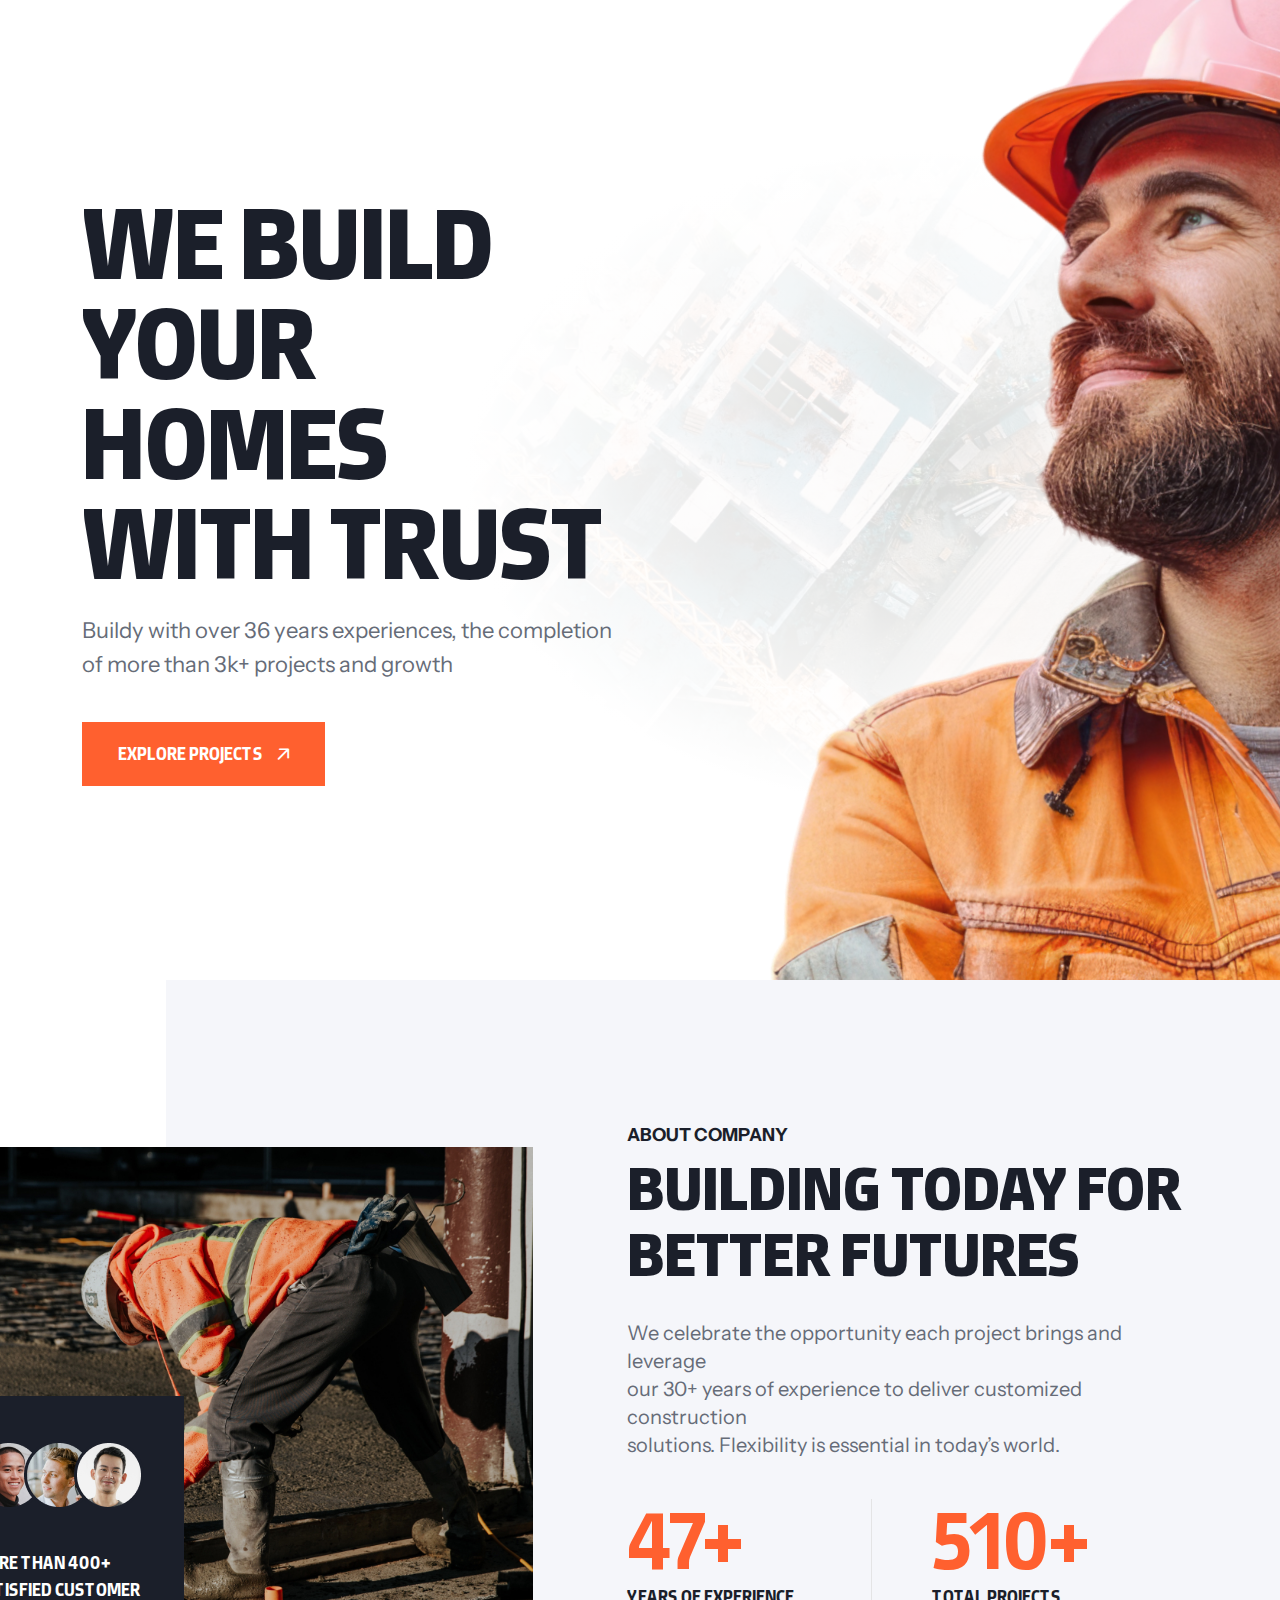
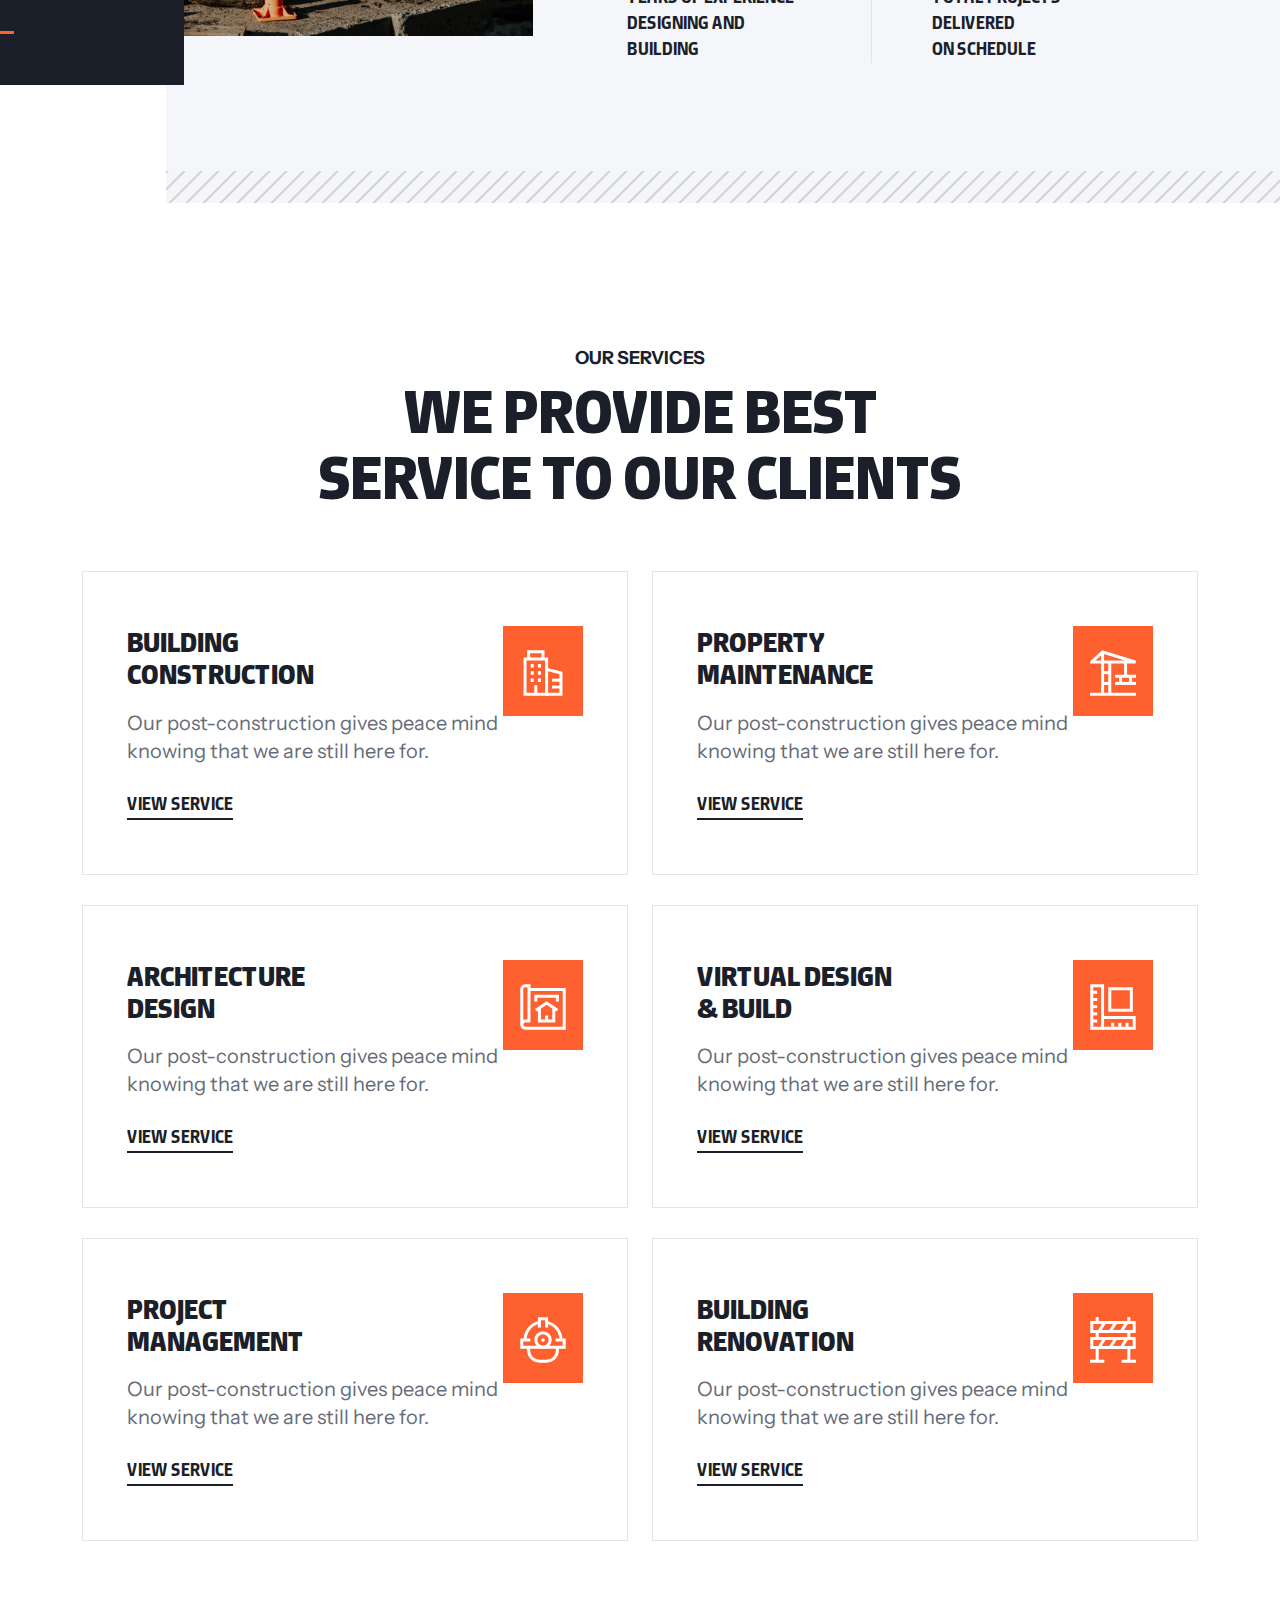
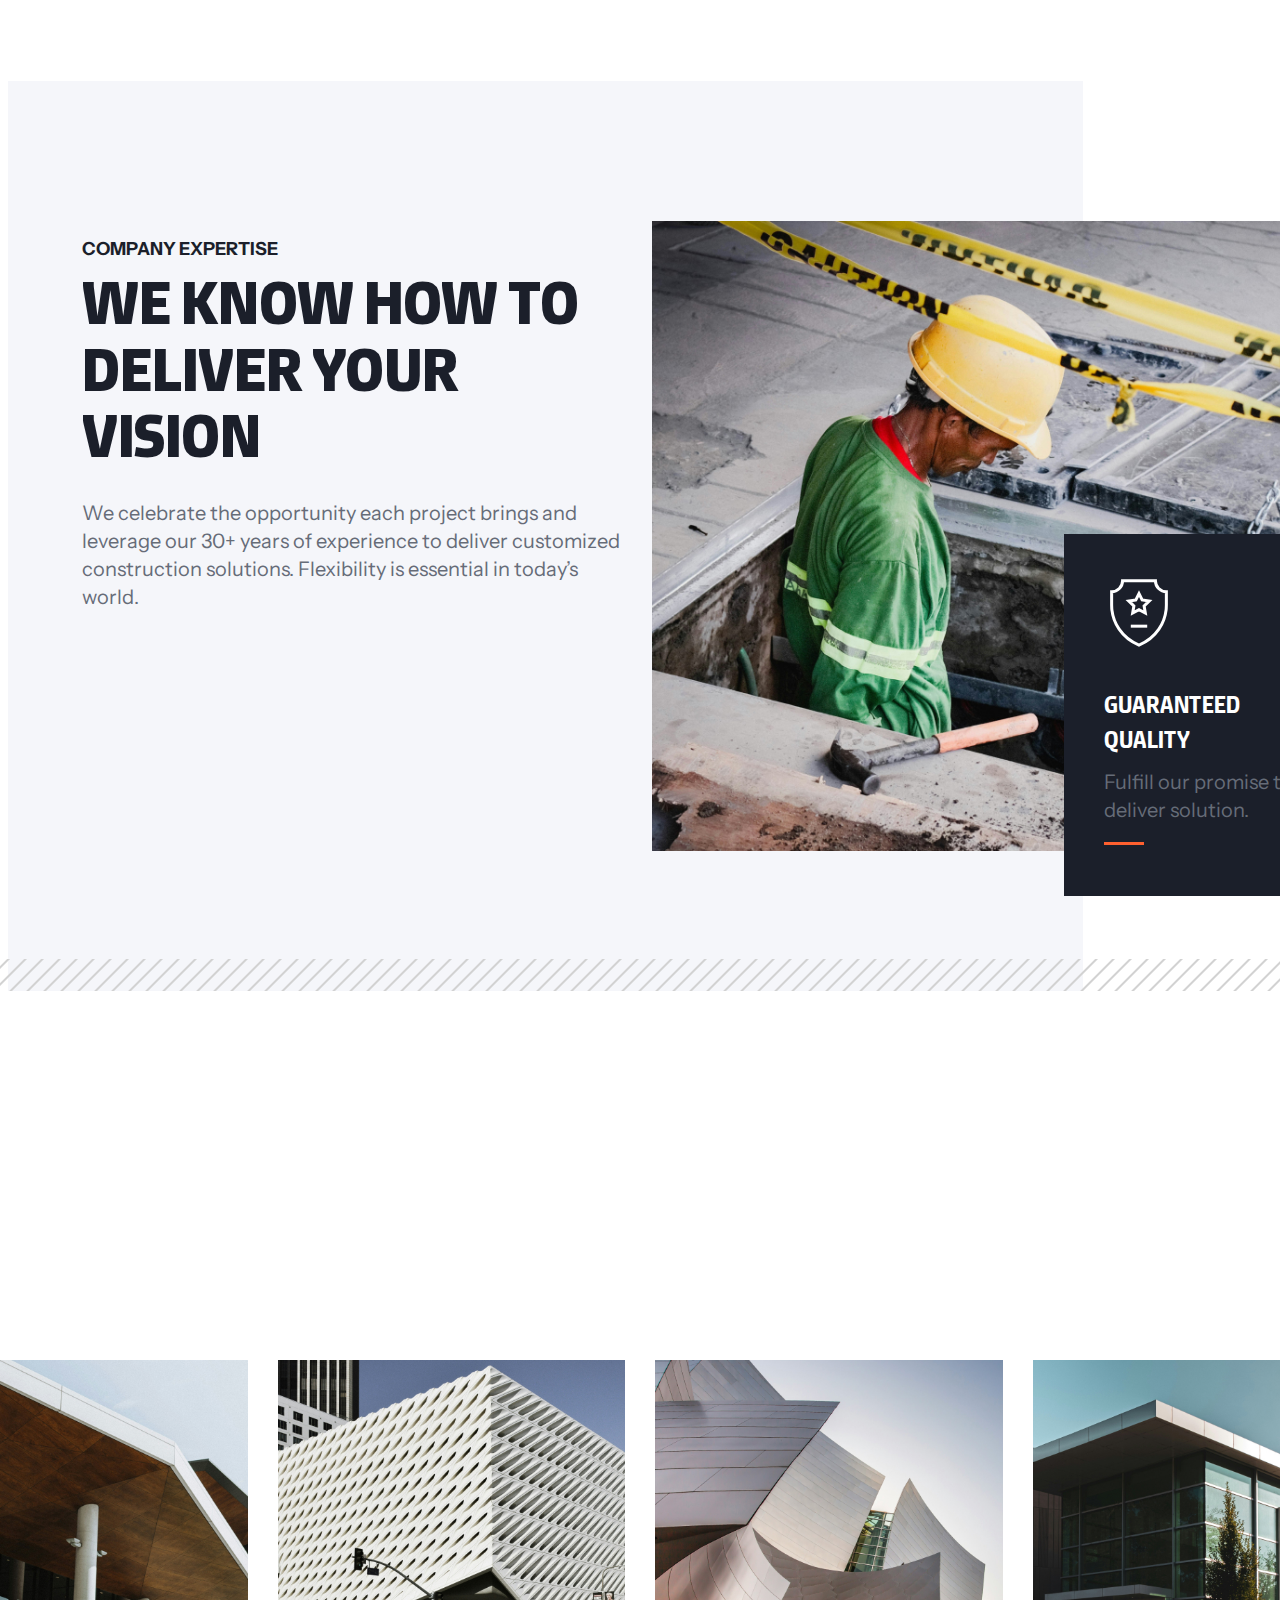
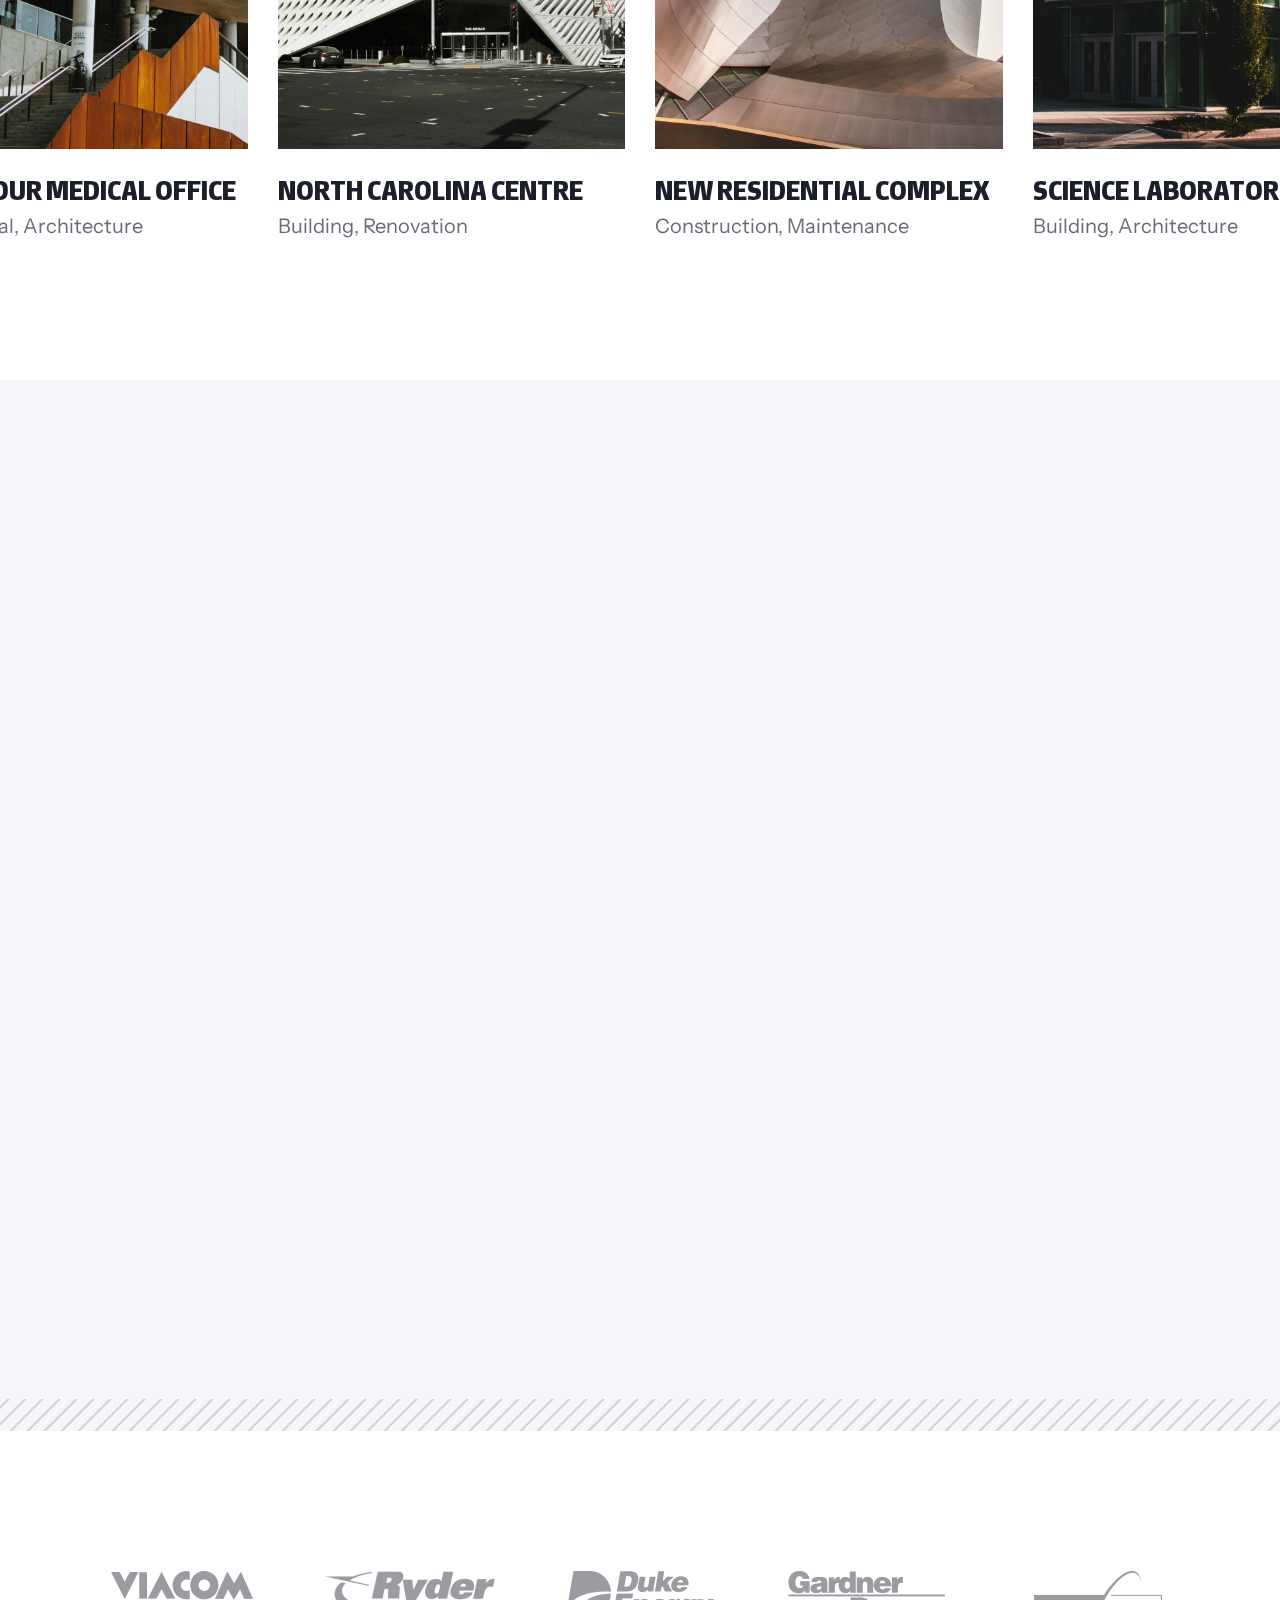
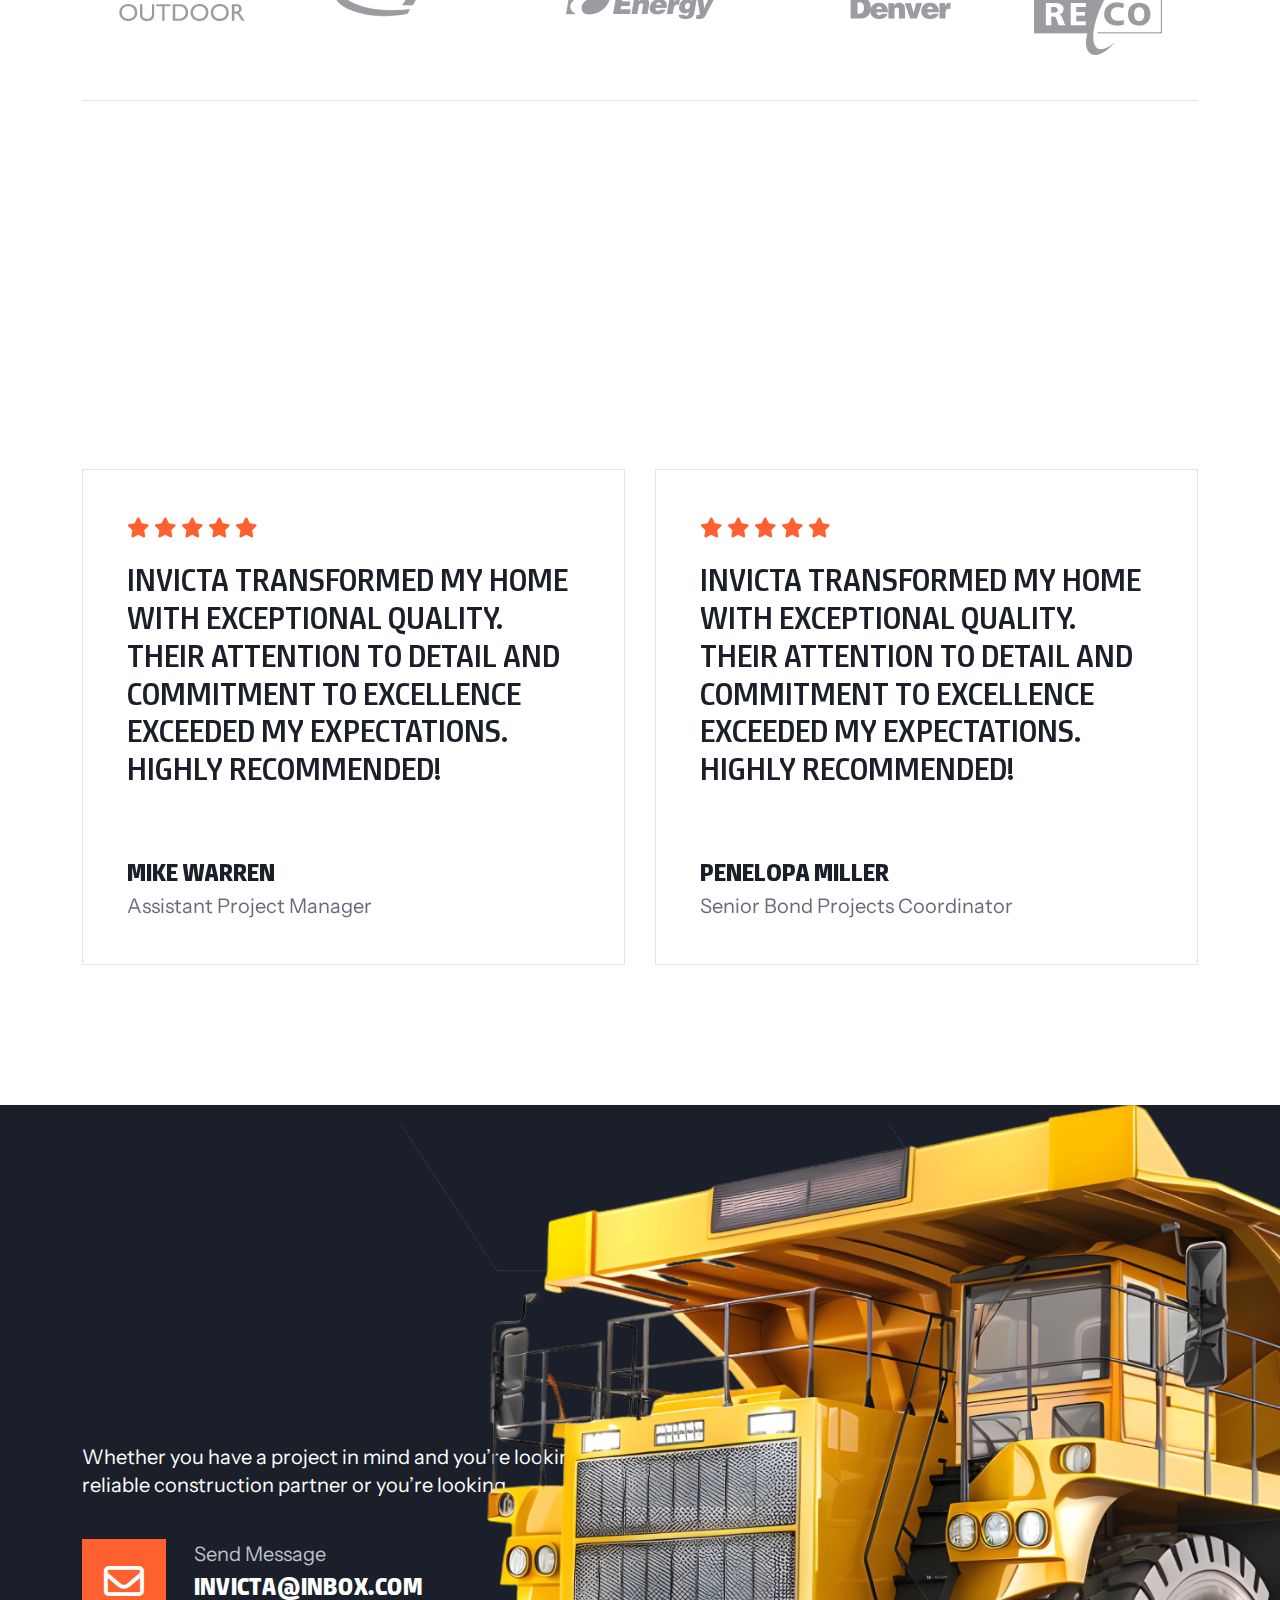
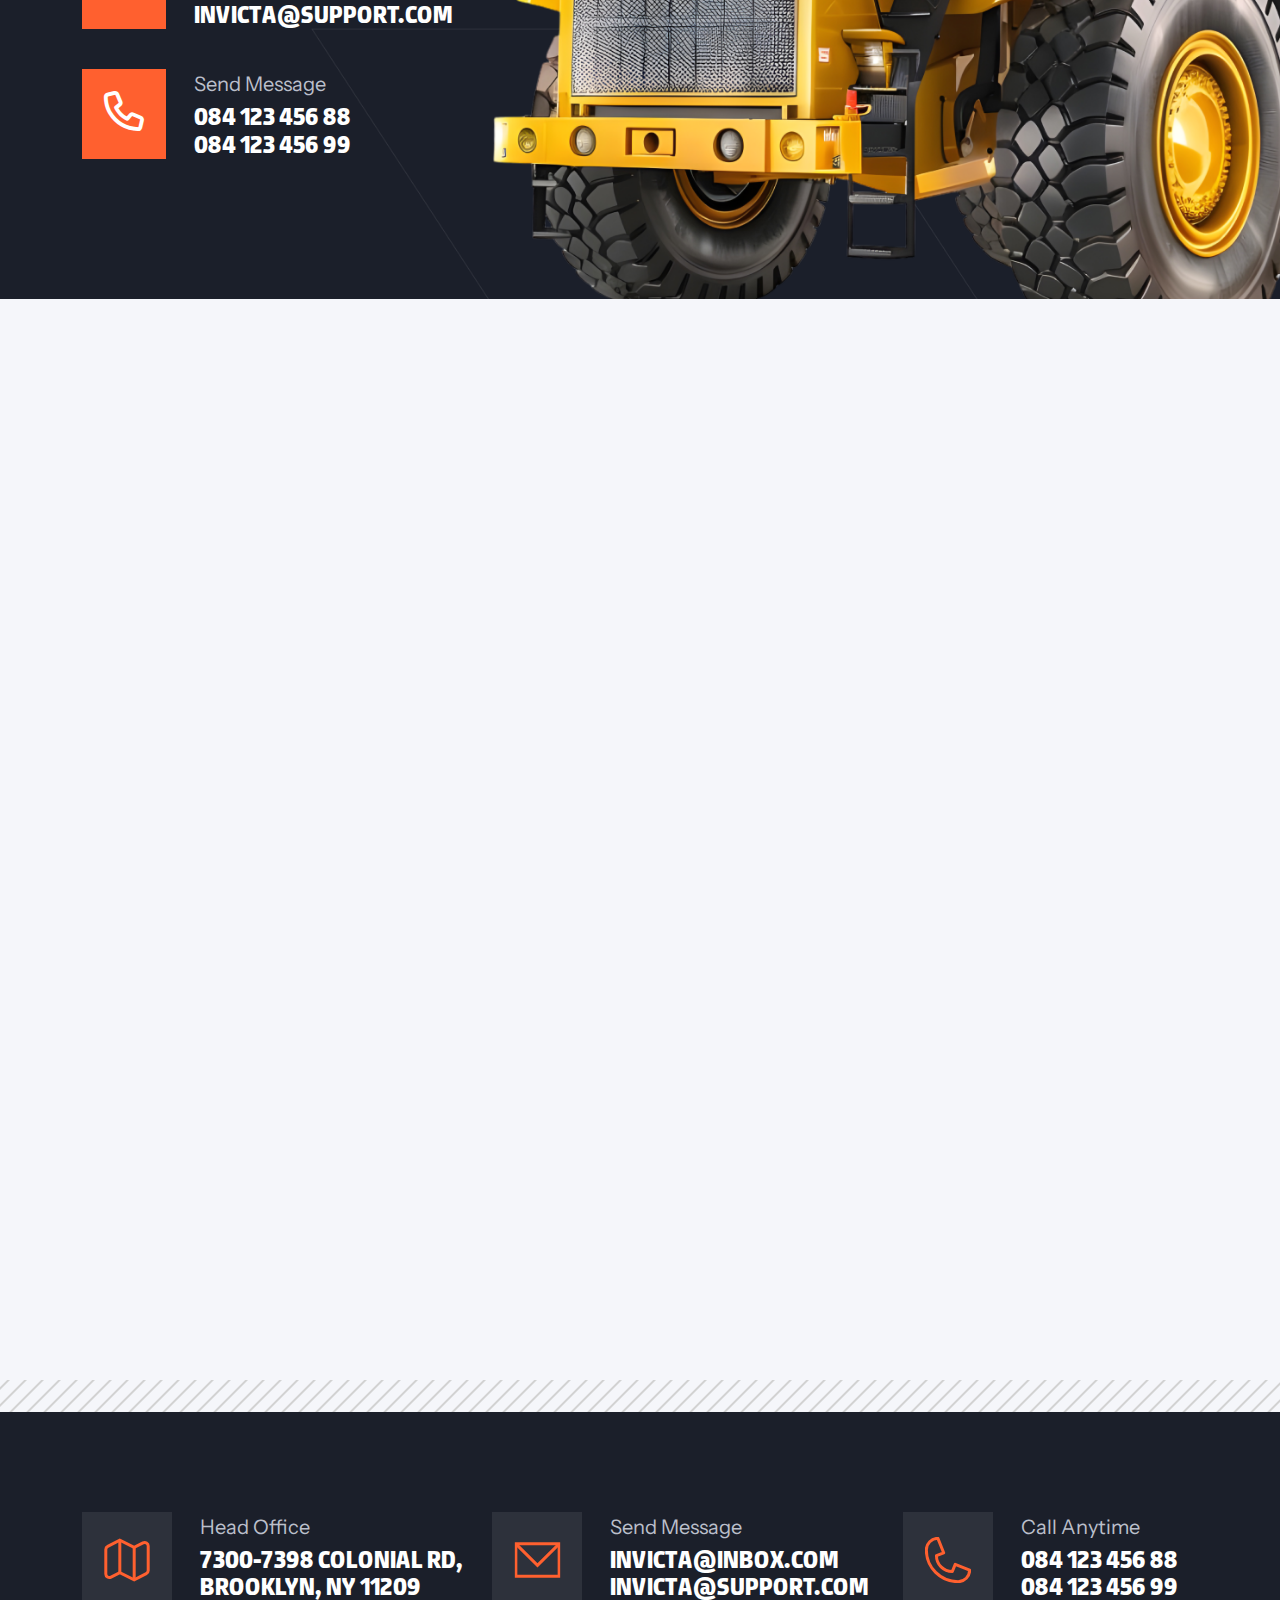
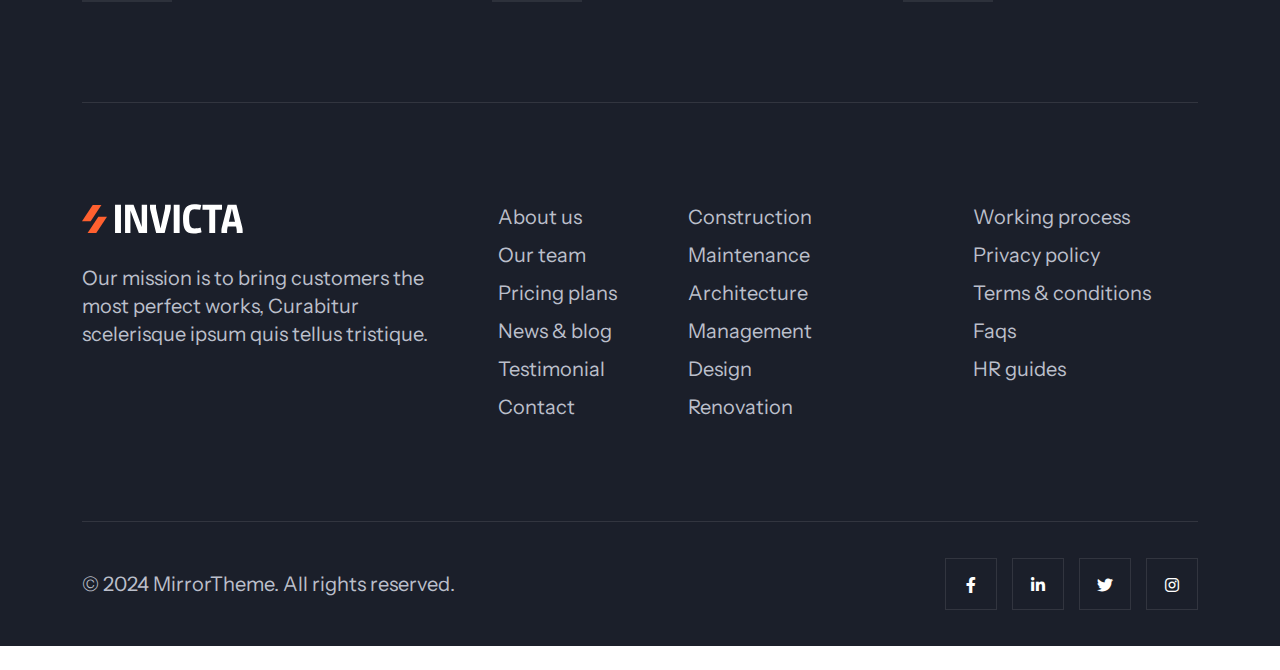
<file: index-3.html>
<!DOCTYPE html>
<html lang="en">
    <!--<< Header Area >>-->
    <head>
        <!-- ========== Meta Tags ========== -->
        <meta charset="UTF-8">
        <meta http-equiv="X-UA-Compatible" content="IE=edge">
        <meta name="viewport" content="width=device-width, initial-scale=1">
        <meta name="author" content="Mirrortheme">
        <meta name="description" content="Macon - Construction HTML Template">
        <!-- ======== Page title ============ -->
        <title>Macon - Construction HTML Template</title>
        <!--<< Favcion >>-->
        <link rel="shortcut icon" href="assets/img/favicon.svg">
        <!--<< Bootstrap min.css >>-->
        <link rel="stylesheet" href="assets/css/bootstrap.min.css">
        <!--<< All Min Css >>-->
        <link rel="stylesheet" href="assets/css/all.min.css">
        <!--<< Animate.css >>-->
        <link rel="stylesheet" href="assets/css/animate.css">
        <!--<< Magnific Popup.css >>-->
        <link rel="stylesheet" href="assets/css/magnific-popup.css">
        <!--<< MeanMenu.css >>-->
        <link rel="stylesheet" href="assets/css/meanmenu.css">
        <!--<< Swiper Bundle.css >>-->
        <link rel="stylesheet" href="assets/css/swiper-bundle.min.css">
        <!--<< Nice Select.css >>-->
        <link rel="stylesheet" href="assets/css/nice-select.css">
        <!--<< Expose Font.css >>-->
        <link rel="stylesheet" href="assets/css/expose.css">
        <!--<< Main.css >>-->
        <link rel="stylesheet" href="assets/css/main.css">
    </head>
    <body class="body-bg">

        <!-- Back To Top start -->
        <!-- <button id="back-top" class="back-to-top">
            <i class="fa-regular fa-arrow-up"></i>
        </button> -->

        <!-- Hero section start -->
        <section class="hero-section hero-3 bg-cover" style="background-image: url('assets/img/hero/03.jpg');">
            <div class="container">
                <div class="row g-4 align-items-center">
                    <div class="col-lg-6">
                        <div class="hero-content">
                            <h1>
                                We Build Your homes With Trust
                            </h1>
                            <p>
                                Buildy with over 36 years experiences, the completion of more than 3k+ projects and growth
                            </p>
                            <a href="project.html" class="theme-btn">Explore projects <i class="fa-regular fa-arrow-up-right"></i></a>
                        </div>
                    </div>
                    <div class="col-lg-6">
                        <div class="hero-image">
                            <img src="assets/img/hero/03.png" alt="img">
                        </div>
                    </div>
                </div>
            </div>
        </section>
         
        <!-- About section start -->
        <section class="about-section section-padding fix section-bg">
        <div class="line-shape">
            <img src="assets/img/about/line-shape.png" alt="img">
        </div>
        <div class="container">
            <div class="about-wrapper-2">
                <div class="row align-items-center">
                    <div class="col-xl-5">
                        <div class="about-image">
                            <img src="assets/img/about/03.jpg" alt="img">
                            <div class="counter-card">
                            <div class="group-image">
                                <img src="assets/img/about/group-image.png" alt="img">
                            </div>
                            <h5>More than 400+ <br>
                                satisfied customer
                            </h5>
                            <span></span>
                        </div>
                        </div>
                    </div>
                    <div class="col-xl-7">
                        <div class="about-content style-2">
                            <div class="section-title">
                                <span>about company</span>
                                <h2>
                                    Building today for <br> better Futures
                                </h2>
                            </div>
                            <p class="mt-3 mt-md-0">
                                We celebrate the opportunity each project brings and leverage <br> our 30+ years of experience to deliver customized construction <br> solutions. Flexibility is essential in today’s world.
                            </p>
                            <div class="counter-area">
                            <div class="counter-item">
                                <h2><span class="count">47</span>+</h2>
                                <h5>Years of experience <br>
                                    designing and building
                                </h5>
                            </div>
                            <div class="counter-item">
                                <h2><span class="count">510</span>+</h2>
                                <h5>Total projects delivered <br>
                                    on schedule
                                </h5>
                            </div>
                            </div>
                        </div>
                    </div>
                </div>
            </div>
        </div>
        </section>

        <!-- Service section start -->
        <section class="service-section section-padding fix">
        <div class="container">
            <div class="section-title text-center">
                <span>Our Services</span>
                <h2>
                    We Provide best <br> Service To Our clients
                </h2>
            </div>
            <div class="row">
                <div class="col-lg-6">
                    <div class="service-box-items-2">
                        <div class="service-content">
                            <h3>
                                <a href="service-details.html">Building <br>
                                    Construction
                                </a>
                            </h3>
                            <p>
                                Our post-construction gives peace mind knowing that we are still here for.
                            </p>
                            <a href="service-details.html" class="link-btn">
                                View service
                            </a>
                        </div>
                        <div class="icon">
                            <img src="assets/img/icon/16.svg" alt="img">
                        </div>
                    </div>
                </div>
                <div class="col-lg-6">
                    <div class="service-box-items-2">
                        <div class="service-content">
                            <h3>
                                <a href="service-details.html">Property <br>
                                    maintenance
                                </a>
                            </h3>
                            <p>
                                Our post-construction gives peace mind knowing that we are still here for.
                            </p>
                            <a href="service-details.html" class="link-btn">
                                View service
                            </a>
                        </div>
                        <div class="icon">
                            <img src="assets/img/icon/17.svg" alt="img">
                        </div>
                    </div>
                </div>
                <div class="col-lg-6">
                    <div class="service-box-items-2">
                        <div class="service-content">
                            <h3>
                                <a href="service-details.html">Architecture <br>
                                    Design
                                </a>
                            </h3>
                            <p>
                                Our post-construction gives peace mind knowing that we are still here for.
                            </p>
                            <a href="service-details.html" class="link-btn">
                                View service
                            </a>
                        </div>
                        <div class="icon">
                            <img src="assets/img/icon/18.svg" alt="img">
                        </div>
                    </div>
                </div>
                <div class="col-lg-6">
                    <div class="service-box-items-2">
                        <div class="service-content">
                            <h3>
                                <a href="service-details.html">Virtual Design <br>
                                    & Build
                                </a>
                            </h3>
                            <p>
                                Our post-construction gives peace mind knowing that we are still here for.
                            </p>
                            <a href="service-details.html" class="link-btn">
                                View service
                            </a>
                        </div>
                        <div class="icon">
                            <img src="assets/img/icon/19.svg" alt="img">
                        </div>
                    </div>
                </div>
                <div class="col-lg-6">
                    <div class="service-box-items-2">
                        <div class="service-content">
                            <h3>
                                <a href="service-details.html">Project <br>
                                    management
                                </a>
                            </h3>
                            <p>
                                Our post-construction gives peace mind knowing that we are still here for.
                            </p>
                            <a href="service-details.html" class="link-btn">
                                View service
                            </a>
                        </div>
                        <div class="icon">
                            <img src="assets/img/icon/20.svg" alt="img">
                        </div>
                    </div>
                </div>
                <div class="col-lg-6">
                    <div class="service-box-items-2">
                        <div class="service-content">
                            <h3>
                                <a href="service-details.html">Building <br>
                                    Renovation
                                </a>
                            </h3>
                            <p>
                                Our post-construction gives peace mind knowing that we are still here for.
                            </p>
                            <a href="service-details.html" class="link-btn">
                                View service
                            </a>
                        </div>
                        <div class="icon">
                            <img src="assets/img/icon/21.svg" alt="img">
                        </div>
                    </div>
                </div>
            </div>
        </div>
        </section>

        <!-- Company Skill section start -->
        <section class="company-skills-section section-padding fix">
            <div class="line-shape">
                <img src="assets/img/skill-line-shape.jpg" alt="img">
            </div>
            <div class="container">
                <div class="company-skill-wrapper">
                    <div class="row g-4 align-items-center">
                        <div class="col-lg-6">
                            <div class="company-skills-content">
                                <div class="section-title">
                                    <span>COMPANY EXPERTISE</span>
                                    <h2>
                                        We know how to deliver your vision
                                    </h2>
                                </div>
                                <p class="mt-3 mt-md-0">
                                    We celebrate the opportunity each project brings and leverage our 30+ years of experience to deliver customized construction solutions. Flexibility is essential in today’s world.
                                </p>
                                <div class="skill-feature-items">
                                    <div class="skill-feature wow fadeInUp" data-wow-delay=".2s">
                                        <h3 class="box-title">General Construction</h3>
                                        <div class="progress">
                                            <div class="progress-bar" style="width: 85%; animation: 2.6s ease 0s 1 normal none running animate-positive; opacity: 1;">
                                                <div class="progress-value"><span class="counter-number2">93</span>%</div>
                                            </div>
                                        </div>
                                    </div>
                                    <div class="skill-feature wow fadeInUp" data-wow-delay=".4s">
                                        <h3 class="box-title">Property Maintenance</h3>
                                        <div class="progress">
                                            <div class="progress-bar" style="width: 90%; animation: 2.6s ease 0s 1 normal none running animate-positive; opacity: 1;">
                                                <div class="progress-value"><span class="counter-number2">75</span>%</div>
                                            </div>
                                        </div>
                                    </div>
                                    <div class="skill-feature wow fadeInUp" data-wow-delay=".2s">
                                        <h3 class="box-title">architecture design</h3>
                                        <div class="progress">
                                            <div class="progress-bar" style="width: 75%; animation: 2.6s ease 0s 1 normal none running animate-positive; opacity: 1;">
                                                <div class="progress-value"><span class="counter-number2">86</span>%</div>
                                            </div>
                                        </div>
                                    </div>
                                </div>
                            </div>
                        </div>
                        <div class="col-lg-6">
                            <div class="skills-image">
                                <img src="assets/img/skill-image.jpg" alt="img">
                                <div class="skill-box-shape">
                                    <div class="icon">
                                        <svg xmlns="http://www.w3.org/2000/svg" width="70" height="70" viewBox="0 0 70 70" fill="none">
                                            <path d="M62.3682 26.9022C62.3682 44.705 51.5294 60.4405 34.9999 67.0523C18.4704 60.4405 7.63165 44.705 7.63165 26.9022V13.6841C13.6777 13.6841 18.579 8.78288 18.579 2.73682H51.4209C51.4209 8.78288 56.3221 13.6841 62.3682 13.684V26.9022Z" stroke="white" stroke-width="3" stroke-miterlimit="10"/>
                                            <path d="M31.8381 21.9218L24.768 22.949L29.884 27.9358L28.6763 34.9774L34.9999 31.6528L41.3236 34.9774L40.1159 27.9358L45.2318 22.949L38.1618 21.9218L34.9999 15.5151L31.8381 21.9218Z" stroke="white" stroke-width="3" stroke-miterlimit="10"/>
                                            <path d="M26.7894 48.168H43.2104" stroke="white" stroke-width="3" stroke-miterlimit="10"/>
                                        </svg>
                                    </div>
                                    <h5>
                                        Guaranteed <br> Quality
                                    </h5>
                                    <p>Fulfill our promise to <br> deliver solution.</p>
                                    <span></span>
                                </div>
                            </div>
                        </div>
                    </div>
                </div>
            </div>
        </section>
        

        <!-- Project section start -->
        <section class="project-section section-padding fix">
        <div class="container">
            <div class="section-title text-center">
                <span class="wow fadeInUp">recent work</span>
                <h2 class="wow fadeInUp" data-wow-delay=".3s">
                    Explore FEATURED <br> PROJECTS
                </h2>
                </div>
        </div>
        <div class="project-wrapper-2">
            <div class="swiper project-slider-2">
                <div class="swiper-wrapper">
                    <div class="swiper-slide">
                        <div class="project-box-items">
                            <div class="project-image">
                                <img src="assets/img/project/08.jpg" alt="img">
                                <div class="icon">
                                    <i class="fa-solid fa-arrow-right-long"></i>
                                </div>
                            </div>
                            <div class="project-content">
                                <h3>
                                    <a href="project-details.html">Carrefour Medical Office</a>
                                </h3>
                                <p>Commercial, Architecture </p>
                                </div>
                        </div>
                    </div>
                    <div class="swiper-slide">
                        <div class="project-box-items">
                            <div class="project-image">
                                <img src="assets/img/project/09.jpg" alt="img">
                                <div class="icon">
                                    <i class="fa-solid fa-arrow-right-long"></i>
                                </div>
                            </div>
                            <div class="project-content">
                                <h3>
                                    <a href="project-details.html">North Carolina Centre</a>
                                </h3>
                                <p>Building, Renovation</p>
                                </div>
                        </div>
                    </div>
                    <div class="swiper-slide">
                        <div class="project-box-items">
                            <div class="project-image">
                                <img src="assets/img/project/10.jpg" alt="img">
                                <div class="icon">
                                    <i class="fa-solid fa-arrow-right-long"></i>
                                </div>
                            </div>
                            <div class="project-content">
                                <h3>
                                    <a href="project-details.html">new residential complex</a>
                                </h3>
                                <p>Construction, Maintenance</p>
                                </div>
                        </div>
                    </div>
                    <div class="swiper-slide">
                        <div class="project-box-items">
                            <div class="project-image">
                                <img src="assets/img/project/11.jpg" alt="img">
                                <div class="icon">
                                    <i class="fa-solid fa-arrow-right-long"></i>
                                </div>
                            </div>
                            <div class="project-content">
                                <h3>
                                    <a href="project-details.html">Science Laboratory hall</a>
                                </h3>
                                <p>Building, Architecture </p>
                                </div>
                        </div>
                    </div>
                </div>
            </div>
        </div>
        </section>

        <!-- Service section start -->
        <section class="service-section-3 section-padding fix section-bg">
            <div class="line-shape">
                <img src="assets/img/service/line-shape.png" alt="img">
            </div>
            <div class="container">
               <div class="section-title text-center">
                   <span class="wow fadeInUp">Our Services</span>
                   <h2 class="wow fadeInUp" data-wow-delay=".3s">
                      WHAT WE BUILD in <br> construction sector
                   </h2>
               </div>
               <div class="row">
                    <div class="col-xl-4 col-lg-6 col-md-6 wow fadeInUp" data-wow-delay=".3s">
                        <div class="service-box-items style-2">
                            <div class="icon-2">
                                <img src="assets/img/icon/22.svg" alt="img">
                            </div>
                            <div class="number">01</div>
                            <div class="service-content">
                                <h3>
                                    <a href="service-details.html">Commercial <br>
                                        infrastructure
                                    </a>
                                </h3>
                                <p>
                                    Concept and building construction management multi-skilled.
                                </p>
                                    <a href="service-details.html" class="link-btn">
                                        View service
                                    </a>
                            </div>
                        </div>
                    </div>
                    <div class="col-xl-4 col-lg-6 col-md-6 wow fadeInUp" data-wow-delay=".5s">
                        <div class="service-box-items style-2">
                            <div class="icon-2">
                                <img src="assets/img/icon/23.svg" alt="img">
                            </div>
                            <div class="number">02</div>
                            <div class="service-content">
                                <h3>
                                    <a href="service-details.html">Industrial <br>
                                        infrastructure
                                    </a>
                                </h3>
                                <p>
                                    Concept and building construction management multi-skilled.
                                </p>
                                    <a href="service-details.html" class="link-btn">
                                        View service
                                    </a>
                            </div>
                        </div>
                    </div>
                    <div class="col-xl-4 col-lg-6 col-md-6 wow fadeInUp" data-wow-delay=".7s">
                        <div class="service-box-items style-2">
                            <div class="icon-2">
                                <img src="assets/img/icon/24.svg" alt="img">
                            </div>
                            <div class="number">03</div>
                            <div class="service-content">
                                <h3>
                                    <a href="service-details.html">Residential <br>
                                        infrastructure
                                    </a>
                                </h3>
                                <p>
                                    Concept and building construction management multi-skilled.
                                </p>
                                    <a href="service-details.html" class="link-btn">
                                        View service
                                    </a>
                            </div>
                        </div>
                    </div>
               </div>
            </div>
        </section>

        <!-- Brand Section Start -->
        <div class="brand-section section-padding fix">
            <div class="container">
                <div class="swiper brand-slider">
                    <div class="swiper-wrapper">
                        <div class="swiper-slide">
                            <div class="brand-image text-center">
                                <img src="assets/img/brand/01.png" alt="img">
                            </div>
                        </div>
                        <div class="swiper-slide">
                            <div class="brand-image text-center">
                                <img src="assets/img/brand/02.png" alt="img">
                            </div>
                        </div>
                        <div class="swiper-slide">
                            <div class="brand-image text-center">
                                <img src="assets/img/brand/03.png" alt="img">
                            </div>
                        </div>
                        <div class="swiper-slide">
                            <div class="brand-image text-center">
                                <img src="assets/img/brand/04.png" alt="img">
                            </div>
                        </div>
                        <div class="swiper-slide">
                            <div class="brand-image text-center">
                                <img src="assets/img/brand/05.png" alt="img">
                            </div>
                        </div>
                    </div>
                </div>
            </div>
        </div>

        <!-- Testimonial Section Start -->
        <section class="testimonial-section section-padding fix pt-0">
        <div class="container">
            <div class="section-title text-center">
                <span class="wow fadeInUp">testimonials</span>
                <h2 class="wow fadeInUp" data-wow-delay=".3s">
                    We love hearing <br> from our customers
                </h2>
            </div>
            <div class="swiper testimonial-slider-2">
                <div class="swiper-wrapper">
                    <div class="swiper-slide">
                        <div class="testimonial-card-items">
                            <div class="star">
                                <i class="fas fa-star"></i>
                                <i class="fas fa-star"></i>
                                <i class="fas fa-star"></i>
                                <i class="fas fa-star"></i>
                                <i class="fas fa-star"></i>
                            </div>
                            <h2>
                                Invicta transformed my home with exceptional quality. Their attention to detail and commitment to excellence exceeded my expectations. Highly recommended!
                            </h2>
                            <div class="client-info">
                                <h3>Mike Warren</h3>
                                <p>Assistant Project Manager</p>
                            </div>
                        </div>
                    </div>
                    <div class="swiper-slide">
                        <div class="testimonial-card-items">
                            <div class="star">
                                <i class="fas fa-star"></i>
                                <i class="fas fa-star"></i>
                                <i class="fas fa-star"></i>
                                <i class="fas fa-star"></i>
                                <i class="fas fa-star"></i>
                            </div>
                            <h2>
                                Invicta transformed my home with exceptional quality. Their attention to detail and commitment to excellence exceeded my expectations. Highly recommended!
                            </h2>
                            <div class="client-info">
                                <h3>Penelopa Miller</h3>
                                <p>Senior Bond Projects Coordinator</p>
                            </div>
                        </div>
                    </div>
                </div>
            </div>
        </div>
        </section>

        <!-- Contact Section-2 Start -->
        <section class="contact-section-2 section-padding section-bg-2">
        <div class="track-image">
            <img src="assets/img/track.png" alt="img">
        </div>
        <div class="container">
            <div class="contact-us-wrapper-2">
                <div class="row">
                    <div class="section-title">
                        <span class="text-white wow fadeInUp">CONTACT us</span>
                        <h2 class="text-white wow fadeInUp" data-wow-delay=".3s">
                            Have a project in <br> mind? contact us
                        </h2>
                    </div>
                    <p class=" text-white mt-3 mt-md-0">
                        Whether you have a project in mind and you’re looking for a <br> reliable construction partner or you’re looking.
                    </p>
                    <div class="col-lg-5">
                        <div class="contact-us-area">
                        <div class="contact-us-items">
                            <div class="icon">
                                <i class="fa-regular fa-envelope"></i>
                            </div>
                            <div class="content">
                                <p>Send Message</p>
                                <h3>
                                    <h3>
                                        <a href="mailto:invicta@inbox.com">invicta@inbox.com</a>
                                        <a href="mailto:invicta@support.com">invicta@support.com</a>
                                    </h3>
                                </h3>
                            </div>
                        </div>
                        <div class="contact-us-items mb-0">
                            <div class="icon">
                                <i class="fa-regular fa-phone"></i>
                            </div>
                            <div class="content">
                                <p>Send Message</p>
                                <h3>
                                    <h3>
                                        <a href="tel:08412345688">084 123 456 88</a> <br>
                                        <a href="tel:08412345699">084 123 456 99</a>
                                    </h3>
                                </h3>
                            </div>
                        </div>
                        </div>
                    </div>
                </div>
            </div>
        </div>
        </section>

        <!-- News section start -->
        <section class="news-section section-padding fix section-bg">
            <div class="line-shape">
                <img src="assets/img/news/line-shape.png" alt="img">
            </div>
            <div class="container">
                <div class="section-title text-center">
                    <span class="wow fadeInUp">Blog & News</span>
                    <h2 class="wow fadeInUp" data-wow-delay=".3s">
                        Get more update for <br> news & articles
                    </h2>
                </div>
                <div class="row">
                    <div class="col-xl-4 col-lg-6 col-md-6 wow fadeInUp" data-wow-delay=".3s">
                        <div class="news-box-items">
                            <div class="news-image">
                                <img src="assets/img/news/01.jpg" alt="img">
                                <h2>21<span>Mar</span></h2>
                            </div>
                            <div class="news-content">
                                <h3>
                                    <a href="news-details.html">
                                        Beyond Bricks and <br> Mortar: The Science and Art of Construction
                                    </a>
                                </h3>
                                <ul class="post-list">
                                    <li>Construction</li>
                                    <li>by Stephen</li>
                                </ul>
                            </div>
                        </div>
                    </div>
                    <div class="col-xl-4 col-lg-6 col-md-6 wow fadeInUp" data-wow-delay=".5s">
                    <div class="news-box-items">
                        <div class="news-image">
                            <img src="assets/img/news/02.jpg" alt="img">
                            <h2>14<span>Dec</span></h2>
                        </div>
                        <div class="news-content">
                            <h3>
                                <a href="news-details.html">
                                    HOW SUSTAINABLE HOME <br> BUILDING IS CHANGING THE INDUSTRY
                                </a>
                            </h3>
                            <ul class="post-list">
                                <li>Architecture</li>
                                <li>by Stephen</li>
                            </ul>
                        </div>
                    </div>
                    </div>
                    <div class="col-xl-4 col-lg-6 col-md-6 wow fadeInUp" data-wow-delay=".7s">
                        <div class="news-box-items">
                            <div class="news-image">
                                <img src="assets/img/news/03.jpg" alt="img">
                                <h2>17<span>Oct</span></h2>
                            </div>
                            <div class="news-content">
                                <h3>
                                    <a href="news-details.html">
                                        INNOVATIVE ECO-FRIENDLY <br> BUILDING MATERIALS FOR SUSTAINABLE HOMES
                                    </a>
                                </h3>
                                <ul class="post-list">
                                    <li>management</li>
                                    <li>by Stephen</li>
                                </ul>
                            </div>
                        </div>
                    </div>
                </div>
            </div>
        </section>

        <!-- Footer section start -->
        <footer class="footer-section fix section-bg-2">
            <div class="container">
                <div class="contact-info-area">
                    <div class="contact-info-items">
                        <div class="icon">
                            <img src="assets/img/icon/07.svg" alt="img">
                        </div>
                        <div class="content">
                            <p>Head Office</p>
                            <h3>
                                7300-7398 Colonial Rd,
                                Brooklyn, NY 11209
                            </h3>
                        </div>
                    </div>
                    <div class="contact-info-items">
                        <div class="icon">
                            <img src="assets/img/icon/08.svg" alt="img">
                        </div>
                        <div class="content">
                            <p>Send Message</p>
                            <h3>
                                <a href="mailto:invicta@inbox.com">invicta@inbox.com</a>
                                <a href="mailto:invicta@support.com">invicta@support.com</a>
                            </h3>
                        </div>
                    </div>
                    <div class="contact-info-items">
                        <div class="icon">
                            <img src="assets/img/icon/09.svg" alt="img">
                        </div>
                        <div class="content">
                            <p>Call Anytime</p>
                            <h3>
                                <a href="tel:08412345688">084 123 456 88</a>
                                <a href="tel:08412345699">084 123 456 99</a>
                            </h3>
                        </div>
                    </div>
                </div>
                <div class="footer-widget-wrapper">
                    <div class="row">
                        <div class="col-xl-4">
                            <div class="single-footer-widget">
                                <div class="widget-head">
                                    <a href="index.html">
                                    <img src="assets/img/logo/white-logo.svg" alt="logo-img">
                                    </a>
                                </div>
                                <div class="footer-content">
                                    <p>
                                        Our mission is to bring customers the most perfect works, Curabitur scelerisque ipsum quis tellus tristique.
                                    </p>
                                </div>
                            </div>
                        </div>
                        <div class="col-xl-2 ps-lg-5">
                            <div class="single-footer-widget">
                                <ul class="list-items">
                                    <li>
                                        <a href="about.html">
                                            About us
                                        </a>
                                    </li>
                                    <li>
                                        <a href="team-details.html">
                                            Our team
                                        </a>
                                    </li>
                                    <li>
                                        <a href="pricing.html">
                                            Pricing plans
                                        </a>
                                    </li>
                                    <li>
                                        <a href="news-details.html">
                                            News & blog
                                        </a>
                                    </li>
                                    <li>
                                        <a href="testimonial.html">
                                            Testimonial 
                                        </a>
                                    </li>
                                    <li>
                                        <a href="contact.html">
                                            Contact 
                                        </a>
                                    </li>
                                </ul>
                            </div>
                        </div>
                        <div class="col-xl-3 ps-lg-5">
                            <div class="single-footer-widget">
                                <ul class="list-items">
                                    <li>
                                        <a href="service-details.html">
                                            Construction
                                        </a>
                                    </li>
                                    <li>
                                        <a href="service-details.html">
                                            Maintenance
                                        </a>
                                    </li>
                                    <li>
                                        <a href="service-details.htm">
                                            Architecture 
                                        </a>
                                    </li>
                                    <li>
                                        <a href="service-details.html">
                                            Management
                                        </a>
                                    </li>
                                    <li>
                                        <a href="service-details.html">
                                            Design 
                                        </a>
                                    </li>
                                    <li>
                                        <a href="service-details.html">
                                            Renovation 
                                        </a>
                                    </li>
                                </ul>
                            </div>
                        </div>
                        <div class="col-xl-3 ps-lg-5">
                            <div class="single-footer-widget">
                                <ul class="list-items">
                                    <li>
                                        <a href="service-details.html">
                                            Working process
                                        </a>
                                    </li>
                                    <li>
                                        <a href="service-details.html">
                                            Privacy policy
                                        </a>
                                    </li>
                                    <li>
                                        <a href="service-details.htm">
                                            Terms & conditions
                                        </a>
                                    </li>
                                    <li>
                                        <a href="faq.html">
                                            Faqs
                                        </a>
                                    </li>
                                    <li>
                                        <a href="service-details.html">
                                            HR guides 
                                        </a>
                                    </li>
                                </ul>
                            </div>
                        </div>
                    </div>
                </div>
                <div class="footer-bottom">
                    <div class="footer-bottom-wrapper">
                        <p>
                            © 2024 MirrorTheme. All rights reserved.
                        </p>
                        <div class="social-icon">
                            <a href="#"><i class="fab fa-facebook-f"></i></a>
                            <a href="#"><i class="fa-brands fa-linkedin-in"></i></a>
                            <a href="#"><i class="fab fa-twitter"></i></a>
                            <a href="#"><i class="fa-brands fa-instagram"></i></a>
                        </div>
                    </div>
                </div>
            </div>
        </footer>

        <!--<< All JS Plugins >>-->
        <script src="assets/js/jquery-3.7.1.min.js"></script>
        <!--<< Viewport Js >>-->
        <script src="assets/js/viewport.jquery.js"></script>
        <!--<< Bootstrap Js >>-->
        <script src="assets/js/bootstrap.bundle.min.js"></script>
        <!--<< Nice Select Js >>-->
        <script src="assets/js/jquery.nice-select.min.js"></script>
        <!--<< Waypoints Js >>-->
        <script src="assets/js/jquery.waypoints.js"></script>
        <!--<< Counterup Js >>-->
        <script src="assets/js/jquery.counterup.min.js"></script>
        <!--<< Swiper Slider Js >>-->
        <script src="assets/js/swiper-bundle.min.js"></script>
        <!--<< MeanMenu Js >>-->
        <script src="assets/js/jquery.meanmenu.min.js"></script>
        <!--<< Magnific Popup Js >>-->
        <script src="assets/js/jquery.magnific-popup.min.js"></script>
        <!--<< Wow Animation Js >>-->
        <script src="assets/js/wow.min.js"></script>
        <!--<< Main.js >>-->
        <script src="assets/js/main.js"></script>
    </body>
</html>
</file>
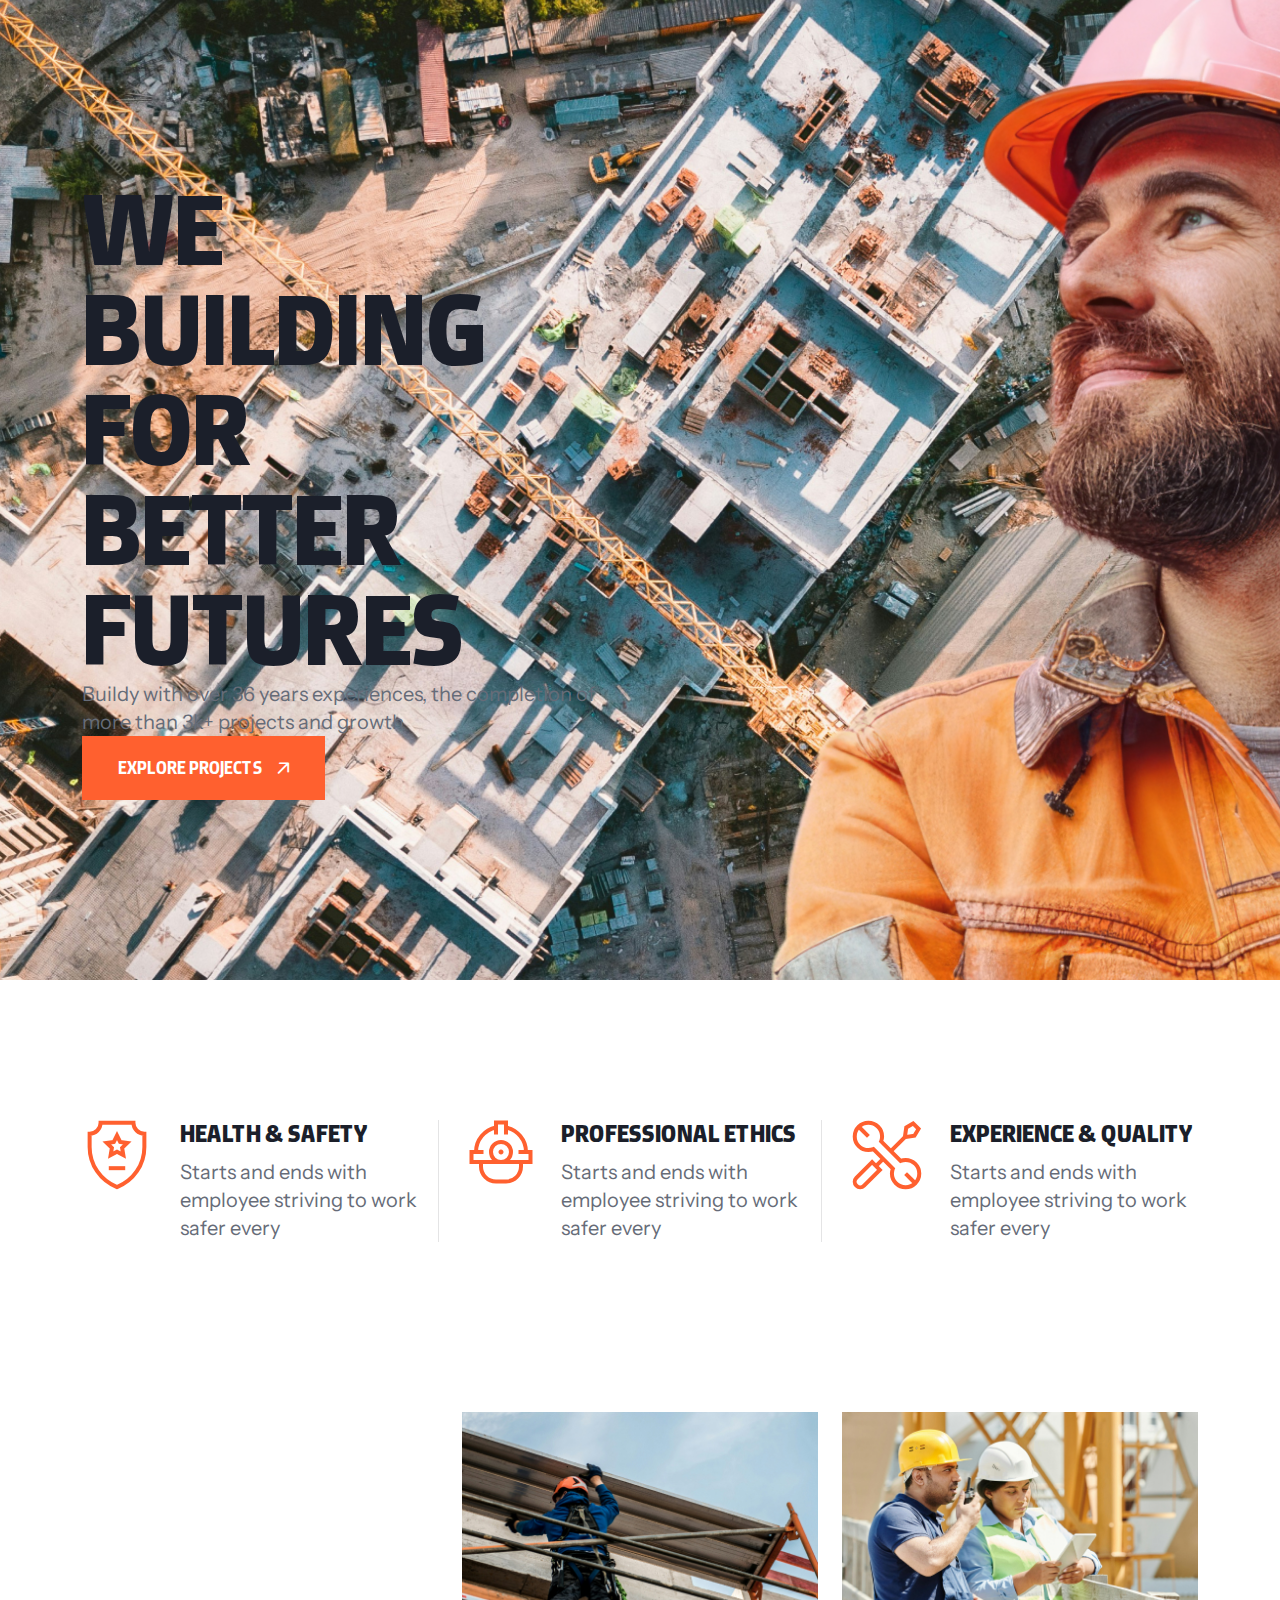
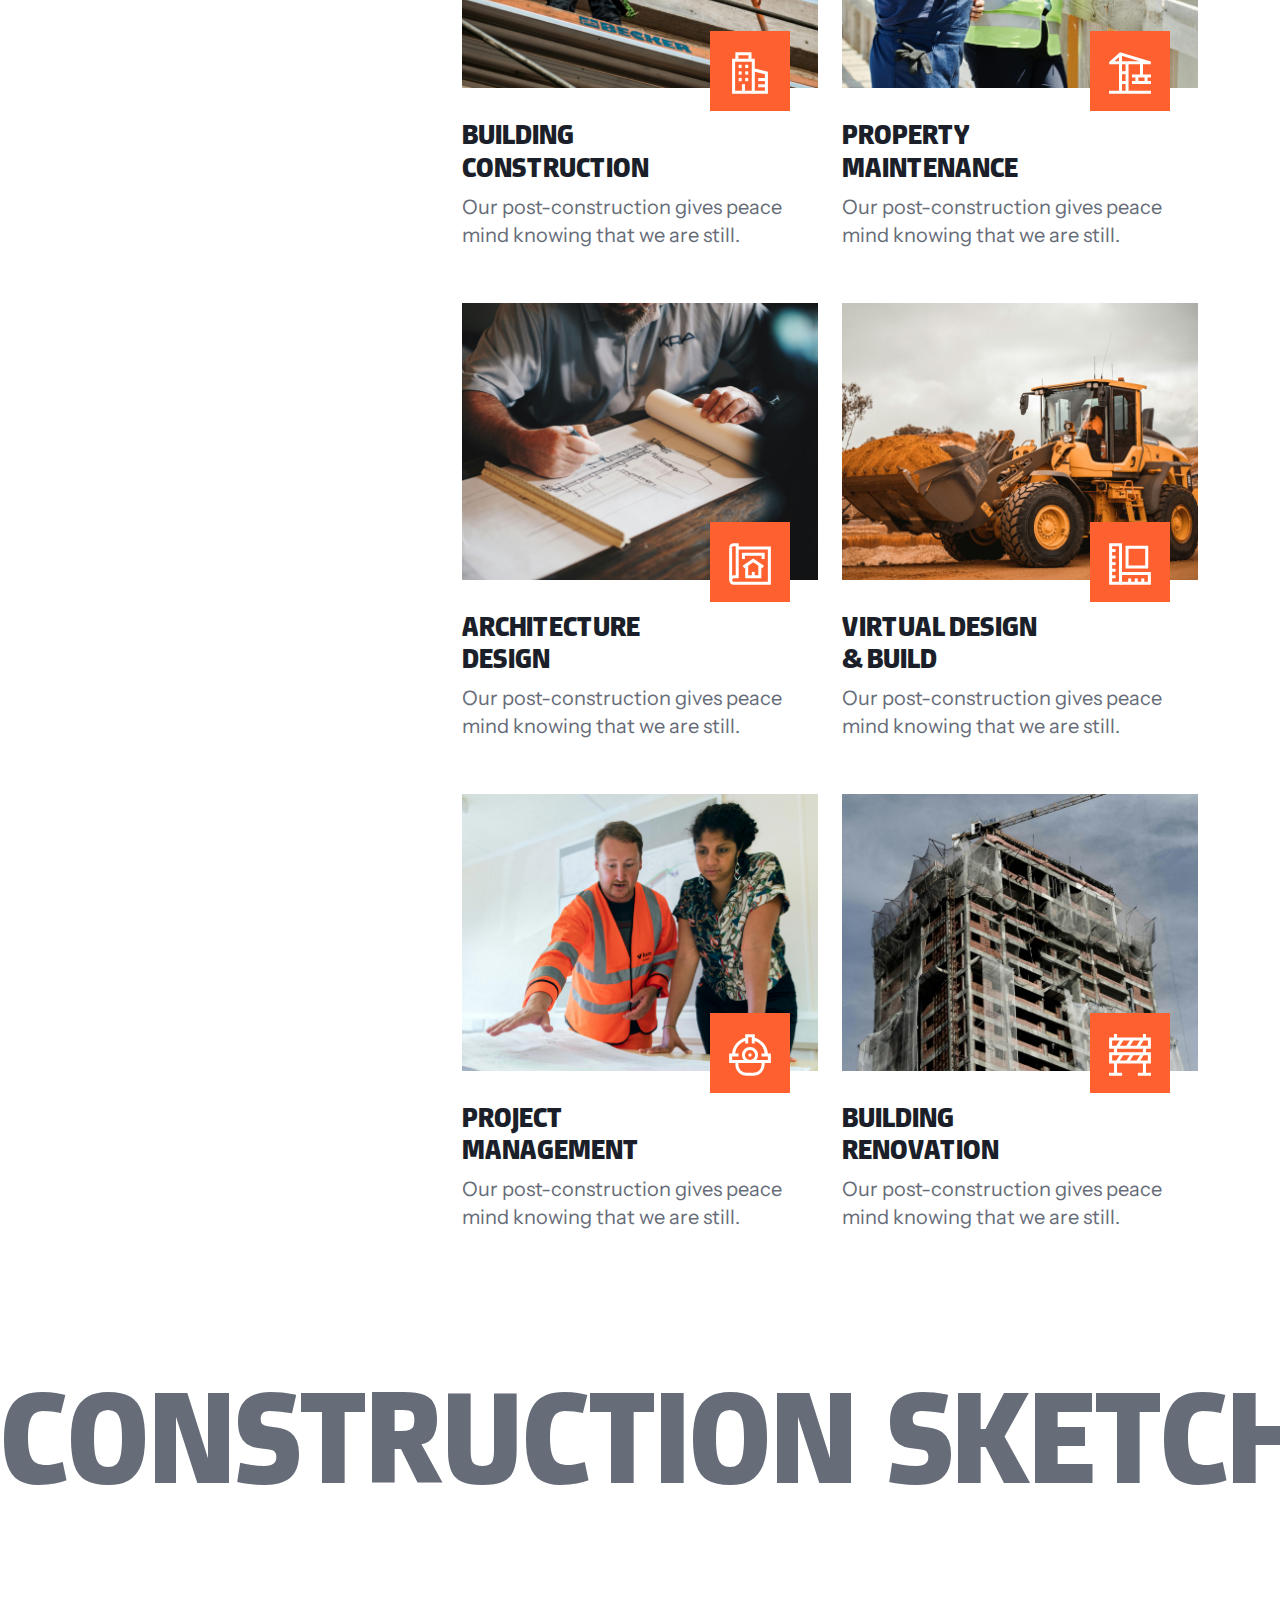
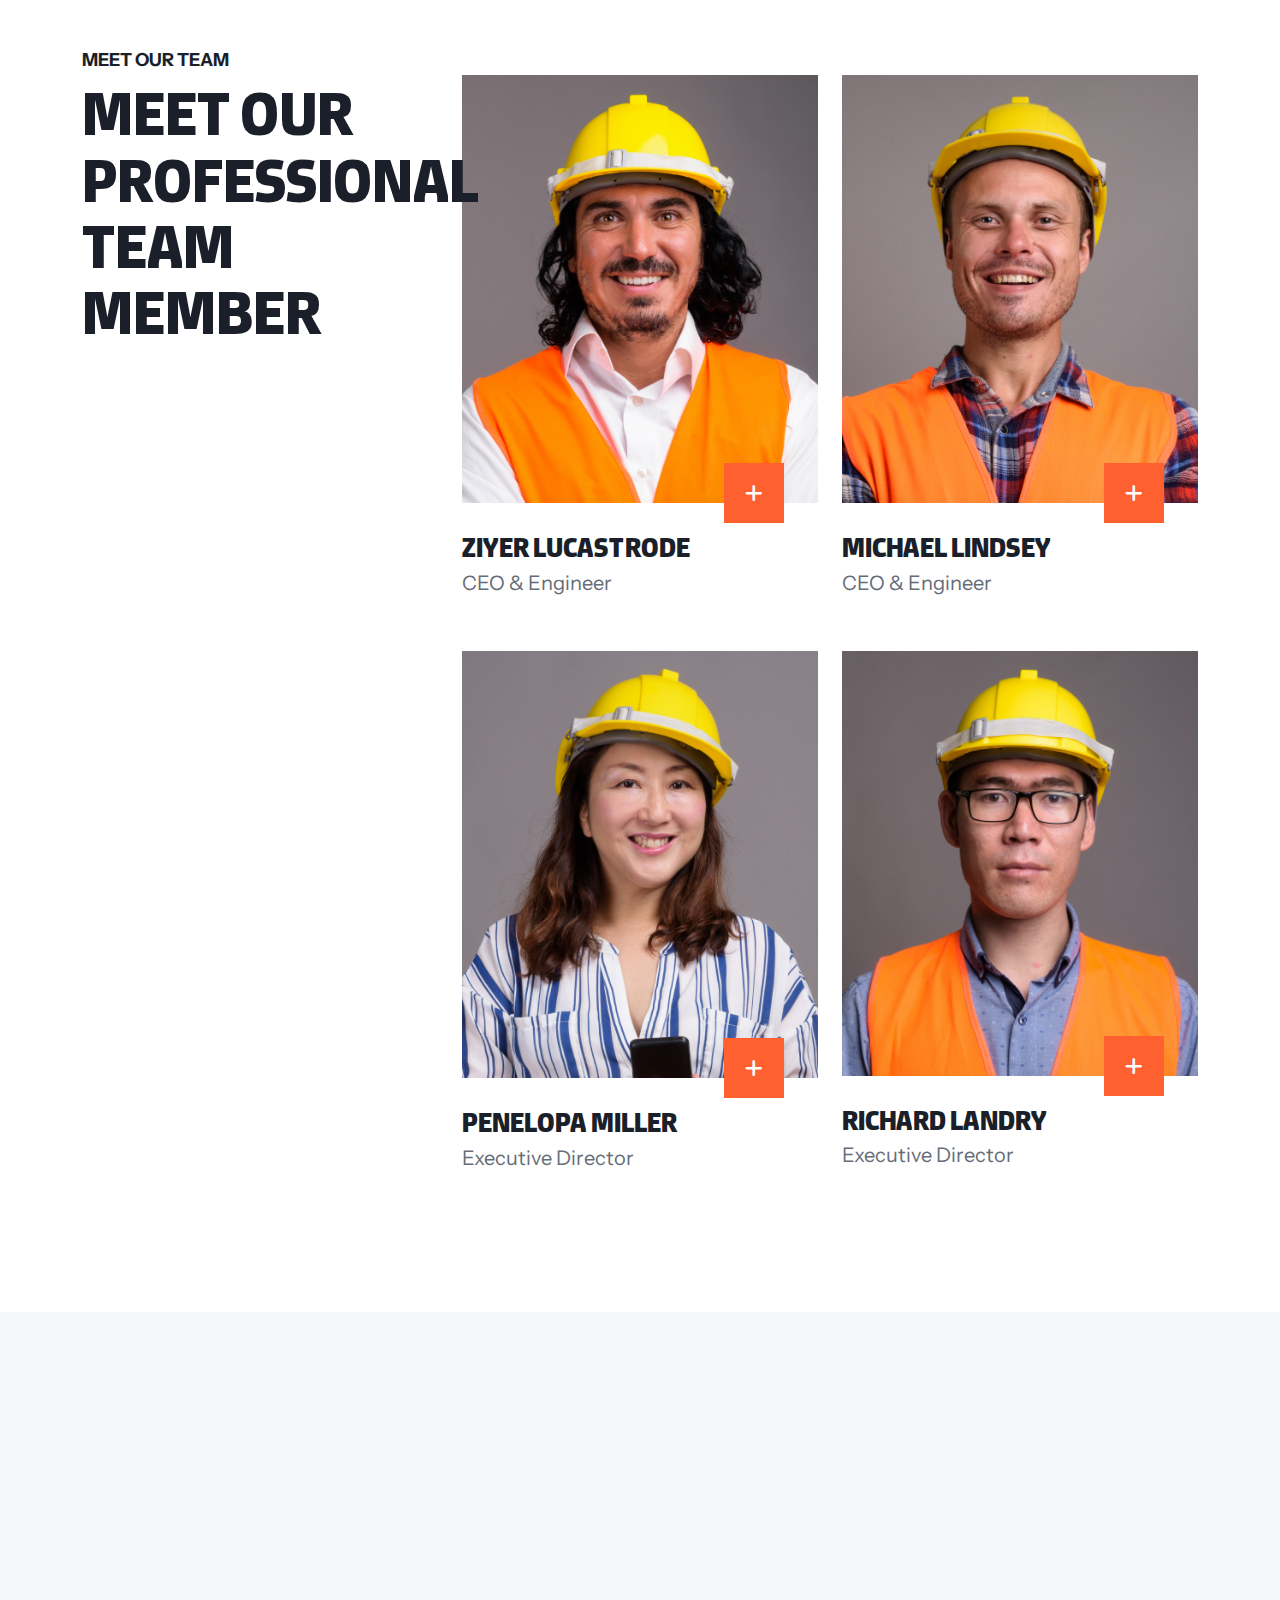
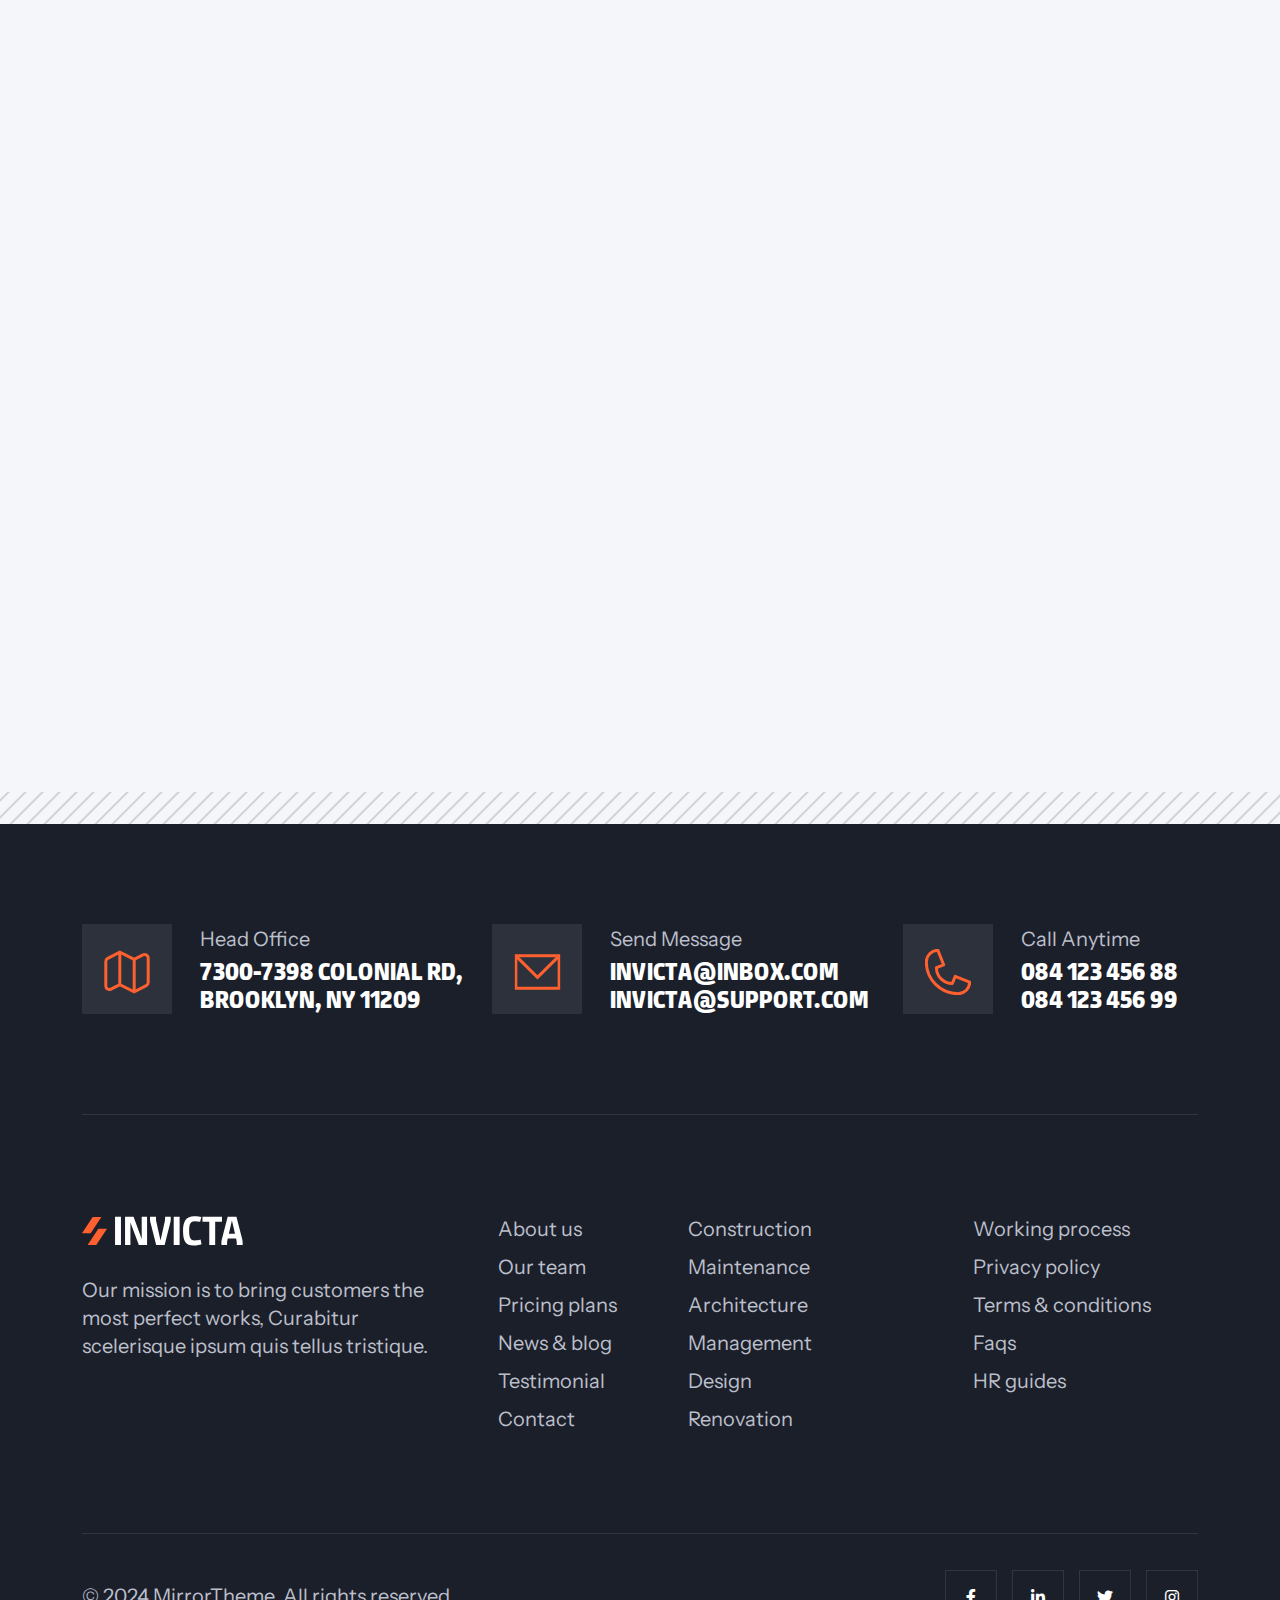
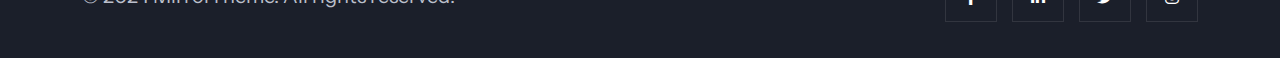
<file: index-4.html>
<!DOCTYPE html>
<html lang="en">
    <!--<< Header Area >>-->
    <head>
        <!-- ========== Meta Tags ========== -->
        <meta charset="UTF-8">
        <meta http-equiv="X-UA-Compatible" content="IE=edge">
        <meta name="viewport" content="width=device-width, initial-scale=1">
        <meta name="author" content="Mirrortheme">
        <meta name="description" content="Macon - Construction HTML Template">
        <!-- ======== Page title ============ -->
        <title>Macon - Construction HTML Template</title>
        <!--<< Favcion >>-->
        <link rel="shortcut icon" href="assets/img/favicon.svg">
        <!--<< Bootstrap min.css >>-->
        <link rel="stylesheet" href="assets/css/bootstrap.min.css">
        <!--<< All Min Css >>-->
        <link rel="stylesheet" href="assets/css/all.min.css">
        <!--<< Animate.css >>-->
        <link rel="stylesheet" href="assets/css/animate.css">
        <!--<< Magnific Popup.css >>-->
        <link rel="stylesheet" href="assets/css/magnific-popup.css">
        <!--<< MeanMenu.css >>-->
        <link rel="stylesheet" href="assets/css/meanmenu.css">
        <!--<< Swiper Bundle.css >>-->
        <link rel="stylesheet" href="assets/css/swiper-bundle.min.css">
        <!--<< Nice Select.css >>-->
        <link rel="stylesheet" href="assets/css/nice-select.css">
        <!--<< Expose Font.css >>-->
        <link rel="stylesheet" href="assets/css/expose.css">
        <!--<< Main.css >>-->
        <link rel="stylesheet" href="assets/css/main.css">
    </head>
    <body class="body-bg">
        <!-- Back To Top start -->
        <!-- <button id="back-top" class="back-to-top">
            <i class="fa-regular fa-arrow-up"></i>
            </button> -->
        <!-- Hero section start -->
        <section class="hero-section hero-4 bg-cover" style="background-image: url('assets/img/hero/03.jpg');">
            <div class="container">
                <div class="row g-4 align-items-center">
                    <div class="col-lg-6">
                        <div class="hero-content">
                            <h1>
                                We building for <br> better futures
                            </h1>
                            <p>
                                Buildy with over 36 years experiences, the completion of more than 3k+ projects and growth
                            </p>
                            <a href="project.html" class="theme-btn">Explore projects <i class="fa-regular fa-arrow-up-right"></i></a>
                        </div>
                    </div>
                    <div class="col-lg-6">
                        <div class="hero-image">
                            <img src="assets/img/hero/03.png" alt="img">
                        </div>
                    </div>
                </div>
            </div>
        </section>
        <!-- Feature section start -->
        <section class="feature-section section-padding fix">
            <div class="container">
                <div class="feature-wrapper">
                    <div class="feature-items">
                        <div class="icon">
                            <img src="assets/img/icon/10.svg" alt="img">
                        </div>
                        <div class="content">
                            <h3>Health & Safety</h3>
                            <p>
                                Starts and ends with employee
                                striving to work safer every 
                            </p>
                        </div>
                    </div>
                    <div class="feature-items">
                        <div class="icon">
                            <img src="assets/img/icon/25.svg" alt="img">
                        </div>
                        <div class="content">
                            <h3>Professional Ethics</h3>
                            <p>
                                Starts and ends with employee
                                striving to work safer every 
                            </p>
                        </div>
                    </div>
                    <div class="feature-items">
                        <div class="icon">
                            <img src="assets/img/icon/11.svg" alt="img">
                        </div>
                        <div class="content">
                            <h3>Experience & Quality</h3>
                            <p>
                                Starts and ends with employee
                                striving to work safer every 
                            </p>
                        </div>
                    </div>
                </div>
            </div>
        </section>
        <!-- Service section start -->
        <section class="service-section section-padding fix pt-0">
            <div class="container">
                <div class="row">
                    <div class="col-xl-4">
                        <div class="section-title">
                            <span class="wow fadeInUp">Our Services</span>
                            <h2 class="wow fadeInUp" data-wow-delay=".3s">
                                We Offer a Wide Range Of Services
                            </h2>
                        </div>
                    </div>
                    <div class="col-xl-8">
                        <div class="row g-4">
                            <div class="col-md-6">
                                <div class="service-card-items">
                                    <div class="service-image style-2">
                                        <img src="assets/img/service/07.jpg" alt="img">
                                        <div class="icon">
                                            <img src="assets/img/icon/26.svg" alt="img">
                                        </div>
                                    </div>
                                    <div class="service-content">
                                        <h3>
                                            <a href="service-details.html">Building <br>
                                            Construction
                                            </a>
                                        </h3>
                                        <p>
                                            Our post-construction gives peace mind knowing that we are still.
                                        </p>
                                    </div>
                                </div>
                            </div>
                            <div class="col-md-6">
                                <div class="service-card-items">
                                    <div class="service-image style-2">
                                        <img src="assets/img/service/08.jpg" alt="img">
                                        <div class="icon">
                                            <img src="assets/img/icon/27.svg" alt="img">
                                        </div>
                                    </div>
                                    <div class="service-content">
                                        <h3>
                                            <a href="service-details.html">Property <br>
                                            maintenance
                                            </a>
                                        </h3>
                                        <p>
                                            Our post-construction gives peace mind knowing that we are still.
                                        </p>
                                    </div>
                                </div>
                            </div>
                            <div class="col-md-6">
                                <div class="service-card-items">
                                    <div class="service-image style-2">
                                        <img src="assets/img/service/09.jpg" alt="img">
                                        <div class="icon">
                                            <img src="assets/img/icon/28.svg" alt="img">
                                        </div>
                                    </div>
                                    <div class="service-content">
                                        <h3>
                                            <a href="service-details.html">Architecture <br>
                                            Design
                                            </a>
                                        </h3>
                                        <p>
                                            Our post-construction gives peace mind knowing that we are still.
                                        </p>
                                    </div>
                                </div>
                            </div>
                            <div class="col-md-6">
                                <div class="service-card-items">
                                    <div class="service-image style-2">
                                        <img src="assets/img/service/10.jpg" alt="img">
                                        <div class="icon">
                                            <img src="assets/img/icon/29.svg" alt="img">
                                        </div>
                                    </div>
                                    <div class="service-content">
                                        <h3>
                                            <a href="service-details.html">Virtual Design <br>
                                            & Build
                                            </a>
                                        </h3>
                                        <p>
                                            Our post-construction gives peace mind knowing that we are still.
                                        </p>
                                    </div>
                                </div>
                            </div>
                            <div class="col-md-6">
                                <div class="service-card-items">
                                    <div class="service-image style-2">
                                        <img src="assets/img/service/11.jpg" alt="img">
                                        <div class="icon">
                                            <img src="assets/img/icon/30.svg" alt="img">
                                        </div>
                                    </div>
                                    <div class="service-content">
                                        <h3>
                                            <a href="service-details.html">Project <br>
                                            management
                                            </a>
                                        </h3>
                                        <p>
                                            Our post-construction gives peace mind knowing that we are still.
                                        </p>
                                    </div>
                                </div>
                            </div>
                            <div class="col-md-6">
                                <div class="service-card-items">
                                    <div class="service-image style-2">
                                        <img src="assets/img/service/12.jpg" alt="img">
                                        <div class="icon">
                                            <img src="assets/img/icon/31.svg" alt="img">
                                        </div>
                                    </div>
                                    <div class="service-content">
                                        <h3>
                                            <a href="service-details.html">Building <br>
                                            Renovation
                                            </a>
                                        </h3>
                                        <p>
                                            Our post-construction gives peace mind knowing that we are still.
                                        </p>
                                    </div>
                                </div>
                            </div>
                        </div>
                    </div>
                </div>
            </div>
        </section>
        <!-- Marquee Section Start -->
        <div class="marquee-sections fix section-padding pt-0">
            <div class="mycustom-marque">
                <div class="scrolling-wrap gap-100">
                    <div class="comm">
                        <div class="cmn-textslide textitalick text-custom-storke">CONSTRUCTION</div>
                        <div class="cmn-textslide textitalick text-custom-storke">Sketch</div>
                        <div class="cmn-textslide textitalick text-custom-storke">Innovation</div>
                        <div class="cmn-textslide textitalick text-custom-storke">Planning</div>
                    </div>
                    <div class="comm">
                        <div class="cmn-textslide textitalick text-custom-storke">CONSTRUCTION</div>
                        <div class="cmn-textslide textitalick text-custom-storke">Sketch</div>
                        <div class="cmn-textslide textitalick text-custom-storke">Innovation</div>
                        <div class="cmn-textslide textitalick text-custom-storke">Planning</div>
                    </div>
                    <div class="comm">
                        <div class="cmn-textslide textitalick text-custom-storke">CONSTRUCTION</div>
                        <div class="cmn-textslide textitalick text-custom-storke">Sketch</div>
                        <div class="cmn-textslide textitalick text-custom-storke">Innovation</div>
                        <div class="cmn-textslide textitalick text-custom-storke">Planning</div>
                    </div>
                </div>
            </div>
        </div>
        <!-- Team work section start -->
        <section class="team-section section-padding fix pt-0">
            <div class="container">
                <div class="row">
                    <div class="col-xl-4">
                        <div class="section-title">
                            <span>meet our team</span>
                            <h2>
                                Meet Our professional <br> Team Member
                            </h2>
                        </div>
                    </div>
                    <div class="col-xl-8">
                        <div class="row g-4">
                            <div class="col-md-6">
                                <div class="team-box-items">
                                    <div class="team-image">
                                        <img src="assets/img/team/01.jpg" alt="img">
                                        <div class="social-profile">
                                            <ul>
                                                <li> <a href="#"><i class="fa-brands fa-instagram"></i></a></li>
                                                <li> <a href="#"><i class="fa-brands fa-linkedin-in"></i></a></li>
                                                <li><a href="#"><i class="fa-brands fa-facebook-f"></i></a></li>
                                            </ul>
                                            <span class="plus-btn"><i class="fa-solid fa-plus"></i></span>
                                        </div>
                                    </div>
                                    <div class="team-content">
                                        <h3>
                                            <a href="team-details.html">Ziyer Lucastrode</a>
                                        </h3>
                                        <p>CEO & Engineer</p>
                                    </div>
                                </div>
                            </div>
                            <div class="col-md-6">
                                <div class="team-box-items">
                                    <div class="team-image">
                                        <img src="assets/img/team/02.jpg" alt="img">
                                        <div class="social-profile">
                                            <ul>
                                                <li> <a href="#"><i class="fa-brands fa-instagram"></i></a></li>
                                                <li> <a href="#"><i class="fa-brands fa-linkedin-in"></i></a></li>
                                                <li><a href="#"><i class="fa-brands fa-facebook-f"></i></a></li>
                                            </ul>
                                            <span class="plus-btn"><i class="fa-solid fa-plus"></i></span>
                                        </div>
                                    </div>
                                    <div class="team-content">
                                        <h3>
                                            <a href="team-details.html">Michael Lindsey</a>
                                        </h3>
                                        <p>CEO & Engineer</p>
                                    </div>
                                </div>
                            </div>
                            <div class="col-md-6">
                                <div class="team-box-items">
                                    <div class="team-image">
                                        <img src="assets/img/team/03.jpg" alt="img">
                                        <div class="social-profile">
                                            <ul>
                                                <li> <a href="#"><i class="fa-brands fa-instagram"></i></a></li>
                                                <li> <a href="#"><i class="fa-brands fa-linkedin-in"></i></a></li>
                                                <li><a href="#"><i class="fa-brands fa-facebook-f"></i></a></li>
                                            </ul>
                                            <span class="plus-btn"><i class="fa-solid fa-plus"></i></span>
                                        </div>
                                    </div>
                                    <div class="team-content">
                                        <h3>
                                            <a href="team-details.html">Penelopa Miller</a>
                                        </h3>
                                        <p>Executive Director</p>
                                    </div>
                                </div>
                            </div>
                            <div class="col-md-6">
                                <div class="team-box-items">
                                    <div class="team-image">
                                        <img src="assets/img/team/04.jpg" alt="img">
                                        <div class="social-profile">
                                            <ul>
                                                <li> <a href="#"><i class="fa-brands fa-instagram"></i></a></li>
                                                <li> <a href="#"><i class="fa-brands fa-linkedin-in"></i></a></li>
                                                <li><a href="#"><i class="fa-brands fa-facebook-f"></i></a></li>
                                            </ul>
                                            <span class="plus-btn"><i class="fa-solid fa-plus"></i></span>
                                        </div>
                                    </div>
                                    <div class="team-content">
                                        <h3>
                                            <a href="team-details.html">Richard Landry</a>
                                        </h3>
                                        <p>Executive Director</p>
                                    </div>
                                </div>
                            </div>
                        </div>
                    </div>
                </div>
            </div>
        </section>
        <!-- News section start -->
        <section class="news-section section-padding fix section-bg">
            <div class="line-shape">
                <img src="assets/img/news/line-shape.png" alt="img">
            </div>
            <div class="container">
                <div class="section-title text-center">
                    <span class="wow fadeInUp">Blog & News</span>
                    <h2 class="wow fadeInUp" data-wow-delay=".3s">
                        Get more update for <br> news & articles
                    </h2>
                </div>
                <div class="row">
                    <div class="col-xl-4 col-lg-6 col-md-6 wow fadeInUp" data-wow-delay=".3s">
                        <div class="news-box-items">
                            <div class="news-image">
                                <img src="assets/img/news/01.jpg" alt="img">
                                <h2>21<span>Mar</span></h2>
                            </div>
                            <div class="news-content">
                                <h3>
                                    <a href="news-details.html">
                                    Beyond Bricks and <br> Mortar: The Science and Art of Construction
                                    </a>
                                </h3>
                                <ul class="post-list">
                                    <li>Construction</li>
                                    <li>by Stephen</li>
                                </ul>
                            </div>
                        </div>
                    </div>
                    <div class="col-xl-4 col-lg-6 col-md-6 wow fadeInUp" data-wow-delay=".5s">
                        <div class="news-box-items">
                            <div class="news-image">
                                <img src="assets/img/news/02.jpg" alt="img">
                                <h2>14<span>Dec</span></h2>
                            </div>
                            <div class="news-content">
                                <h3>
                                    <a href="news-details.html">
                                    HOW SUSTAINABLE HOME <br> BUILDING IS CHANGING THE INDUSTRY
                                    </a>
                                </h3>
                                <ul class="post-list">
                                    <li>Architecture</li>
                                    <li>by Stephen</li>
                                </ul>
                            </div>
                        </div>
                    </div>
                    <div class="col-xl-4 col-lg-6 col-md-6 wow fadeInUp" data-wow-delay=".7s">
                        <div class="news-box-items">
                            <div class="news-image">
                                <img src="assets/img/news/03.jpg" alt="img">
                                <h2>17<span>Oct</span></h2>
                            </div>
                            <div class="news-content">
                                <h3>
                                    <a href="news-details.html">
                                    INNOVATIVE ECO-FRIENDLY <br> BUILDING MATERIALS FOR SUSTAINABLE HOMES
                                    </a>
                                </h3>
                                <ul class="post-list">
                                    <li>management</li>
                                    <li>by Stephen</li>
                                </ul>
                            </div>
                        </div>
                    </div>
                </div>
            </div>
        </section>
        <!-- Footer section start -->
        <footer class="footer-section fix section-bg-2">
            <div class="container">
                <div class="contact-info-area">
                    <div class="contact-info-items">
                        <div class="icon">
                            <img src="assets/img/icon/07.svg" alt="img">
                        </div>
                        <div class="content">
                            <p>Head Office</p>
                            <h3>
                                7300-7398 Colonial Rd,
                                Brooklyn, NY 11209
                            </h3>
                        </div>
                    </div>
                    <div class="contact-info-items">
                        <div class="icon">
                            <img src="assets/img/icon/08.svg" alt="img">
                        </div>
                        <div class="content">
                            <p>Send Message</p>
                            <h3>
                                <a href="mailto:invicta@inbox.com">invicta@inbox.com</a>
                                <a href="mailto:invicta@support.com">invicta@support.com</a>
                            </h3>
                        </div>
                    </div>
                    <div class="contact-info-items">
                        <div class="icon">
                            <img src="assets/img/icon/09.svg" alt="img">
                        </div>
                        <div class="content">
                            <p>Call Anytime</p>
                            <h3>
                                <a href="tel:08412345688">084 123 456 88</a>
                                <a href="tel:08412345699">084 123 456 99</a>
                            </h3>
                        </div>
                    </div>
                </div>
                <div class="footer-widget-wrapper">
                    <div class="row">
                        <div class="col-xl-4">
                            <div class="single-footer-widget">
                                <div class="widget-head">
                                    <a href="index.html">
                                    <img src="assets/img/logo/white-logo.svg" alt="logo-img">
                                    </a>
                                </div>
                                <div class="footer-content">
                                    <p>
                                        Our mission is to bring customers the most perfect works, Curabitur scelerisque ipsum quis tellus tristique.
                                    </p>
                                </div>
                            </div>
                        </div>
                        <div class="col-xl-2 ps-lg-5">
                            <div class="single-footer-widget">
                                <ul class="list-items">
                                    <li>
                                        <a href="about.html">
                                        About us
                                        </a>
                                    </li>
                                    <li>
                                        <a href="team-details.html">
                                        Our team
                                        </a>
                                    </li>
                                    <li>
                                        <a href="pricing.html">
                                        Pricing plans
                                        </a>
                                    </li>
                                    <li>
                                        <a href="news-details.html">
                                        News & blog
                                        </a>
                                    </li>
                                    <li>
                                        <a href="testimonial.html">
                                        Testimonial 
                                        </a>
                                    </li>
                                    <li>
                                        <a href="contact.html">
                                        Contact 
                                        </a>
                                    </li>
                                </ul>
                            </div>
                        </div>
                        <div class="col-xl-3 ps-lg-5">
                            <div class="single-footer-widget">
                                <ul class="list-items">
                                    <li>
                                        <a href="service-details.html">
                                        Construction
                                        </a>
                                    </li>
                                    <li>
                                        <a href="service-details.html">
                                        Maintenance
                                        </a>
                                    </li>
                                    <li>
                                        <a href="service-details.htm">
                                        Architecture 
                                        </a>
                                    </li>
                                    <li>
                                        <a href="service-details.html">
                                        Management
                                        </a>
                                    </li>
                                    <li>
                                        <a href="service-details.html">
                                        Design 
                                        </a>
                                    </li>
                                    <li>
                                        <a href="service-details.html">
                                        Renovation 
                                        </a>
                                    </li>
                                </ul>
                            </div>
                        </div>
                        <div class="col-xl-3 ps-lg-5">
                            <div class="single-footer-widget">
                                <ul class="list-items">
                                    <li>
                                        <a href="service-details.html">
                                        Working process
                                        </a>
                                    </li>
                                    <li>
                                        <a href="service-details.html">
                                        Privacy policy
                                        </a>
                                    </li>
                                    <li>
                                        <a href="service-details.htm">
                                        Terms & conditions
                                        </a>
                                    </li>
                                    <li>
                                        <a href="faq.html">
                                        Faqs
                                        </a>
                                    </li>
                                    <li>
                                        <a href="service-details.html">
                                        HR guides 
                                        </a>
                                    </li>
                                </ul>
                            </div>
                        </div>
                    </div>
                </div>
                <div class="footer-bottom">
                    <div class="footer-bottom-wrapper">
                        <p>
                            © 2024 MirrorTheme. All rights reserved.
                        </p>
                        <div class="social-icon">
                            <a href="#"><i class="fab fa-facebook-f"></i></a>
                            <a href="#"><i class="fa-brands fa-linkedin-in"></i></a>
                            <a href="#"><i class="fab fa-twitter"></i></a>
                            <a href="#"><i class="fa-brands fa-instagram"></i></a>
                        </div>
                    </div>
                </div>
            </div>
        </footer>
        <!--<< All JS Plugins >>-->
        <script src="assets/js/jquery-3.7.1.min.js"></script>
        <!--<< Viewport Js >>-->
        <script src="assets/js/viewport.jquery.js"></script>
        <!--<< Bootstrap Js >>-->
        <script src="assets/js/bootstrap.bundle.min.js"></script>
        <!--<< Nice Select Js >>-->
        <script src="assets/js/jquery.nice-select.min.js"></script>
        <!--<< Waypoints Js >>-->
        <script src="assets/js/jquery.waypoints.js"></script>
        <!--<< Counterup Js >>-->
        <script src="assets/js/jquery.counterup.min.js"></script>
        <!--<< Swiper Slider Js >>-->
        <script src="assets/js/swiper-bundle.min.js"></script>
        <!--<< MeanMenu Js >>-->
        <script src="assets/js/jquery.meanmenu.min.js"></script>
        <!--<< Magnific Popup Js >>-->
        <script src="assets/js/jquery.magnific-popup.min.js"></script>
        <!--<< Wow Animation Js >>-->
        <script src="assets/js/wow.min.js"></script>
        <!--<< Main.js >>-->
        <script src="assets/js/main.js"></script>
    </body>
</html>
</file>
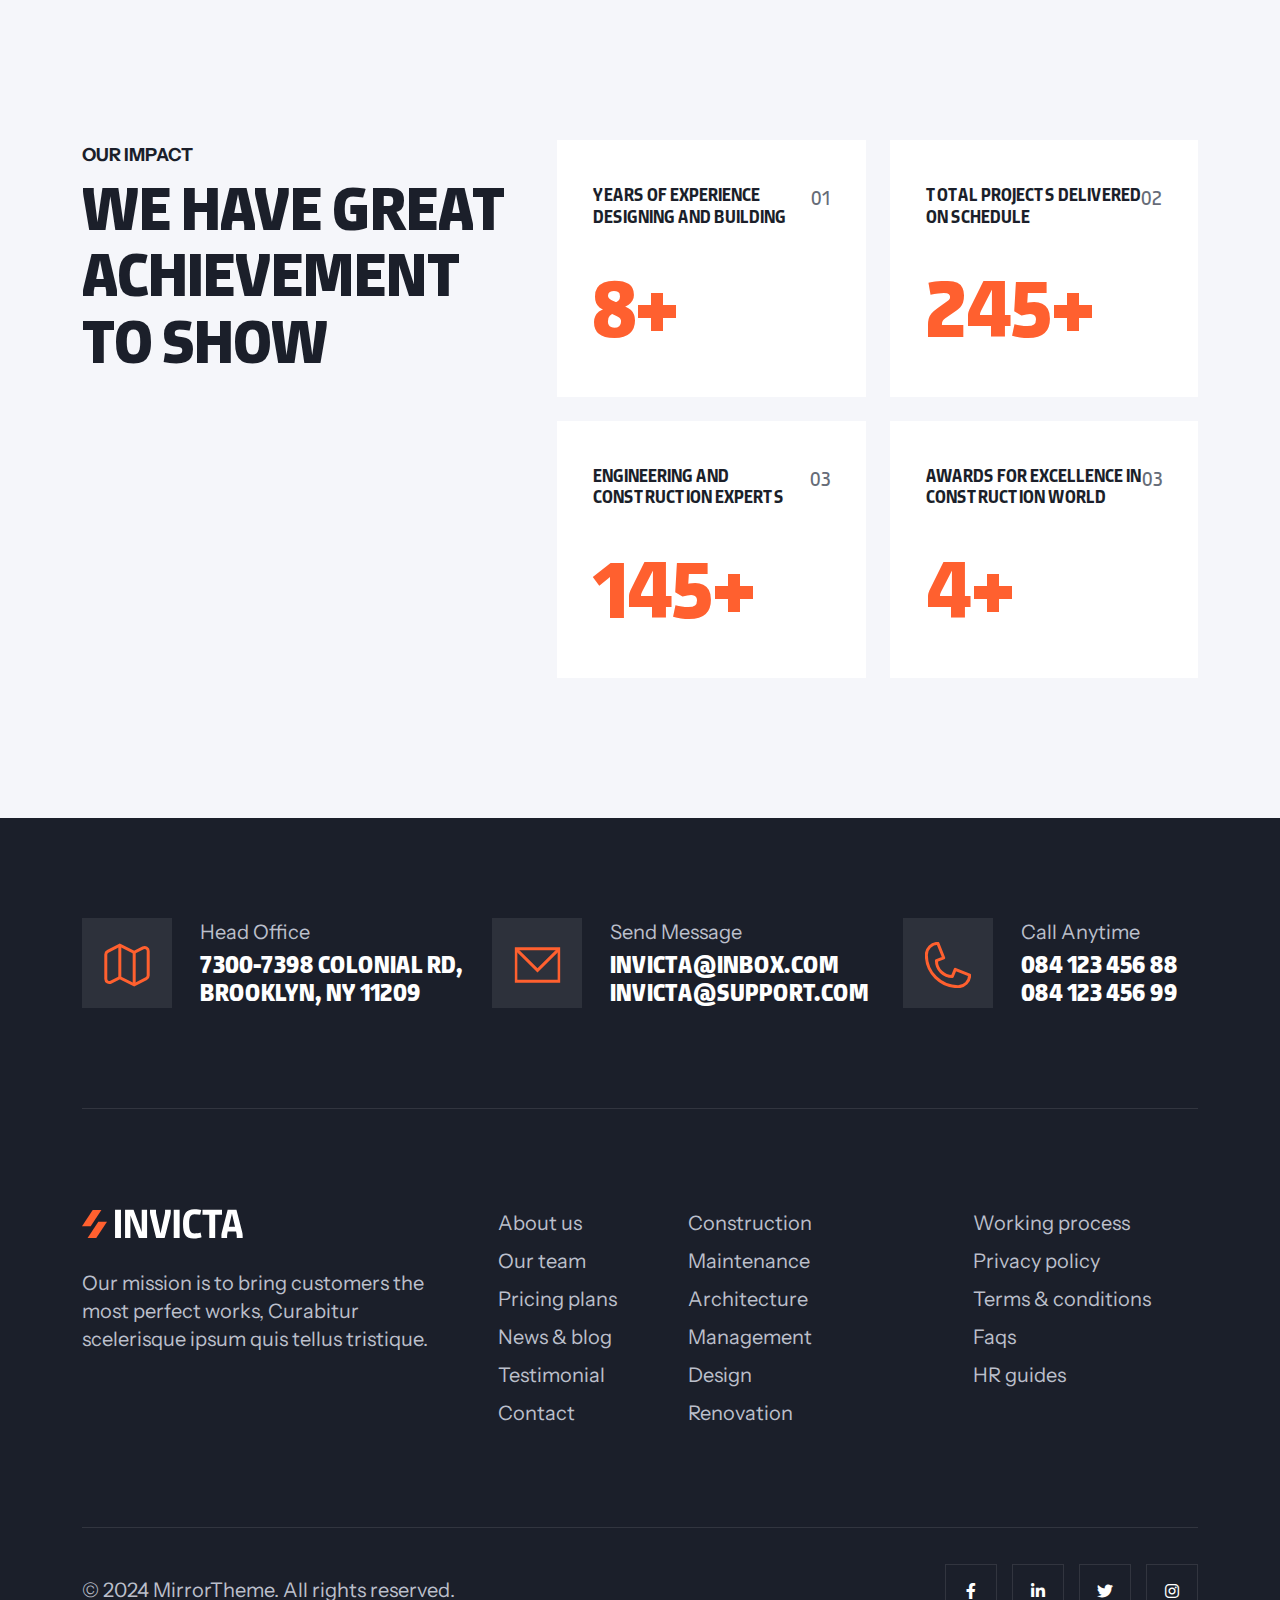
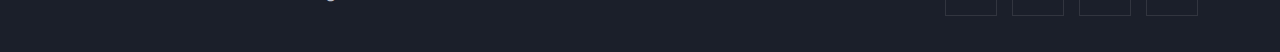
<file: index-5.html>
<!DOCTYPE html>
<html lang="en">
    <!--<< Header Area >>-->
    <head>
        <!-- ========== Meta Tags ========== -->
        <meta charset="UTF-8">
        <meta http-equiv="X-UA-Compatible" content="IE=edge">
        <meta name="viewport" content="width=device-width, initial-scale=1">
        <meta name="author" content="Mirrortheme">
        <meta name="description" content="Macon - Construction HTML Template">
        <!-- ======== Page title ============ -->
        <title>Macon - Construction HTML Template</title>
        <!--<< Favcion >>-->
        <link rel="shortcut icon" href="assets/img/favicon.svg">
        <!--<< Bootstrap min.css >>-->
        <link rel="stylesheet" href="assets/css/bootstrap.min.css">
        <!--<< All Min Css >>-->
        <link rel="stylesheet" href="assets/css/all.min.css">
        <!--<< Animate.css >>-->
        <link rel="stylesheet" href="assets/css/animate.css">
        <!--<< Magnific Popup.css >>-->
        <link rel="stylesheet" href="assets/css/magnific-popup.css">
        <!--<< MeanMenu.css >>-->
        <link rel="stylesheet" href="assets/css/meanmenu.css">
        <!--<< Swiper Bundle.css >>-->
        <link rel="stylesheet" href="assets/css/swiper-bundle.min.css">
        <!--<< Nice Select.css >>-->
        <link rel="stylesheet" href="assets/css/nice-select.css">
        <!--<< Expose Font.css >>-->
        <link rel="stylesheet" href="assets/css/expose.css">
        <!--<< Main.css >>-->
        <link rel="stylesheet" href="assets/css/main.css">
    </head>
    <body class="body-bg">
        <!-- Back To Top start -->
        <!-- <button id="back-top" class="back-to-top">
            <i class="fa-regular fa-arrow-up"></i>
            </button> -->

        <!-- Counter-section section start -->
        <section class="counter-impact-section section-padding fix section-bg">
            <div class="container">
                <div class="row">
                    <div class="col-lg-5">
                        <div class="section-title">
                            <span class="wow fadeInUp">our impact</span>
                            <h2 class="wow fadeInUp" data-wow-delay=".3s">
                                We have great <br> achievement <br> to show
                            </h2>
                        </div>
                    </div>
                    <div class="col-lg-7">
                        <div class="row g-4">
                            <div class="col-md-6">
                                <div class="counter-impact-items">
                                    <h4>01</h4>
                                    <h5>
                                        Years of experience <br>
                                         designing and building
                                    </h5>
                                    <h2><span class="count">47</span>+</h2>
                                </div>
                            </div>
                            <div class="col-md-6">
                                <div class="counter-impact-items">
                                    <h4>02</h4>
                                    <h5>
                                        Total projects delivered <br>
                                        on schedule
                                    </h5>
                                    <h2><span class="count">1400</span>+</h2>
                                </div>
                            </div>
                            <div class="col-md-6">
                                <div class="counter-impact-items">
                                    <h4>03</h4>
                                    <h5>
                                        Engineering and <br> construction experts
                                    </h5>
                                    <h2><span class="count">830</span>+</h2>
                                </div>
                            </div>
                            <div class="col-md-6">
                                <div class="counter-impact-items">
                                    <h4>03</h4>
                                    <h5>
                                        Awards for excellence in <br> construction world
                                    </h5>
                                    <h2><span class="count">21</span>+</h2>
                                </div>
                            </div>
                        </div>
                    </div>
                </div>
            </div>
        </section>
         
        <!-- Footer section start -->
        <footer class="footer-section fix section-bg-2">
            <div class="container">
                <div class="contact-info-area">
                    <div class="contact-info-items">
                        <div class="icon">
                            <img src="assets/img/icon/07.svg" alt="img">
                        </div>
                        <div class="content">
                            <p>Head Office</p>
                            <h3>
                                7300-7398 Colonial Rd,
                                Brooklyn, NY 11209
                            </h3>
                        </div>
                    </div>
                    <div class="contact-info-items">
                        <div class="icon">
                            <img src="assets/img/icon/08.svg" alt="img">
                        </div>
                        <div class="content">
                            <p>Send Message</p>
                            <h3>
                                <a href="mailto:invicta@inbox.com">invicta@inbox.com</a>
                                <a href="mailto:invicta@support.com">invicta@support.com</a>
                            </h3>
                        </div>
                    </div>
                    <div class="contact-info-items">
                        <div class="icon">
                            <img src="assets/img/icon/09.svg" alt="img">
                        </div>
                        <div class="content">
                            <p>Call Anytime</p>
                            <h3>
                                <a href="tel:08412345688">084 123 456 88</a>
                                <a href="tel:08412345699">084 123 456 99</a>
                            </h3>
                        </div>
                    </div>
                </div>
                <div class="footer-widget-wrapper">
                    <div class="row">
                        <div class="col-xl-4">
                            <div class="single-footer-widget">
                                <div class="widget-head">
                                    <a href="index.html">
                                    <img src="assets/img/logo/white-logo.svg" alt="logo-img">
                                    </a>
                                </div>
                                <div class="footer-content">
                                    <p>
                                        Our mission is to bring customers the most perfect works, Curabitur scelerisque ipsum quis tellus tristique.
                                    </p>
                                </div>
                            </div>
                        </div>
                        <div class="col-xl-2 ps-lg-5">
                            <div class="single-footer-widget">
                                <ul class="list-items">
                                    <li>
                                        <a href="about.html">
                                        About us
                                        </a>
                                    </li>
                                    <li>
                                        <a href="team-details.html">
                                        Our team
                                        </a>
                                    </li>
                                    <li>
                                        <a href="pricing.html">
                                        Pricing plans
                                        </a>
                                    </li>
                                    <li>
                                        <a href="news-details.html">
                                        News & blog
                                        </a>
                                    </li>
                                    <li>
                                        <a href="testimonial.html">
                                        Testimonial 
                                        </a>
                                    </li>
                                    <li>
                                        <a href="contact.html">
                                        Contact 
                                        </a>
                                    </li>
                                </ul>
                            </div>
                        </div>
                        <div class="col-xl-3 ps-lg-5">
                            <div class="single-footer-widget">
                                <ul class="list-items">
                                    <li>
                                        <a href="service-details.html">
                                        Construction
                                        </a>
                                    </li>
                                    <li>
                                        <a href="service-details.html">
                                        Maintenance
                                        </a>
                                    </li>
                                    <li>
                                        <a href="service-details.htm">
                                        Architecture 
                                        </a>
                                    </li>
                                    <li>
                                        <a href="service-details.html">
                                        Management
                                        </a>
                                    </li>
                                    <li>
                                        <a href="service-details.html">
                                        Design 
                                        </a>
                                    </li>
                                    <li>
                                        <a href="service-details.html">
                                        Renovation 
                                        </a>
                                    </li>
                                </ul>
                            </div>
                        </div>
                        <div class="col-xl-3 ps-lg-5">
                            <div class="single-footer-widget">
                                <ul class="list-items">
                                    <li>
                                        <a href="service-details.html">
                                        Working process
                                        </a>
                                    </li>
                                    <li>
                                        <a href="service-details.html">
                                        Privacy policy
                                        </a>
                                    </li>
                                    <li>
                                        <a href="service-details.htm">
                                        Terms & conditions
                                        </a>
                                    </li>
                                    <li>
                                        <a href="faq.html">
                                        Faqs
                                        </a>
                                    </li>
                                    <li>
                                        <a href="service-details.html">
                                        HR guides 
                                        </a>
                                    </li>
                                </ul>
                            </div>
                        </div>
                    </div>
                </div>
                <div class="footer-bottom">
                    <div class="footer-bottom-wrapper">
                        <p>
                            © 2024 MirrorTheme. All rights reserved.
                        </p>
                        <div class="social-icon">
                            <a href="#"><i class="fab fa-facebook-f"></i></a>
                            <a href="#"><i class="fa-brands fa-linkedin-in"></i></a>
                            <a href="#"><i class="fab fa-twitter"></i></a>
                            <a href="#"><i class="fa-brands fa-instagram"></i></a>
                        </div>
                    </div>
                </div>
            </div>
        </footer>
        <!--<< All JS Plugins >>-->
        <script src="assets/js/jquery-3.7.1.min.js"></script>
        <!--<< Viewport Js >>-->
        <script src="assets/js/viewport.jquery.js"></script>
        <!--<< Bootstrap Js >>-->
        <script src="assets/js/bootstrap.bundle.min.js"></script>
        <!--<< Nice Select Js >>-->
        <script src="assets/js/jquery.nice-select.min.js"></script>
        <!--<< Waypoints Js >>-->
        <script src="assets/js/jquery.waypoints.js"></script>
        <!--<< Counterup Js >>-->
        <script src="assets/js/jquery.counterup.min.js"></script>
        <!--<< Swiper Slider Js >>-->
        <script src="assets/js/swiper-bundle.min.js"></script>
        <!--<< MeanMenu Js >>-->
        <script src="assets/js/jquery.meanmenu.min.js"></script>
        <!--<< Magnific Popup Js >>-->
        <script src="assets/js/jquery.magnific-popup.min.js"></script>
        <!--<< Wow Animation Js >>-->
        <script src="assets/js/wow.min.js"></script>
        <!--<< Main.js >>-->
        <script src="assets/js/main.js"></script>
    </body>
</html>
</file>
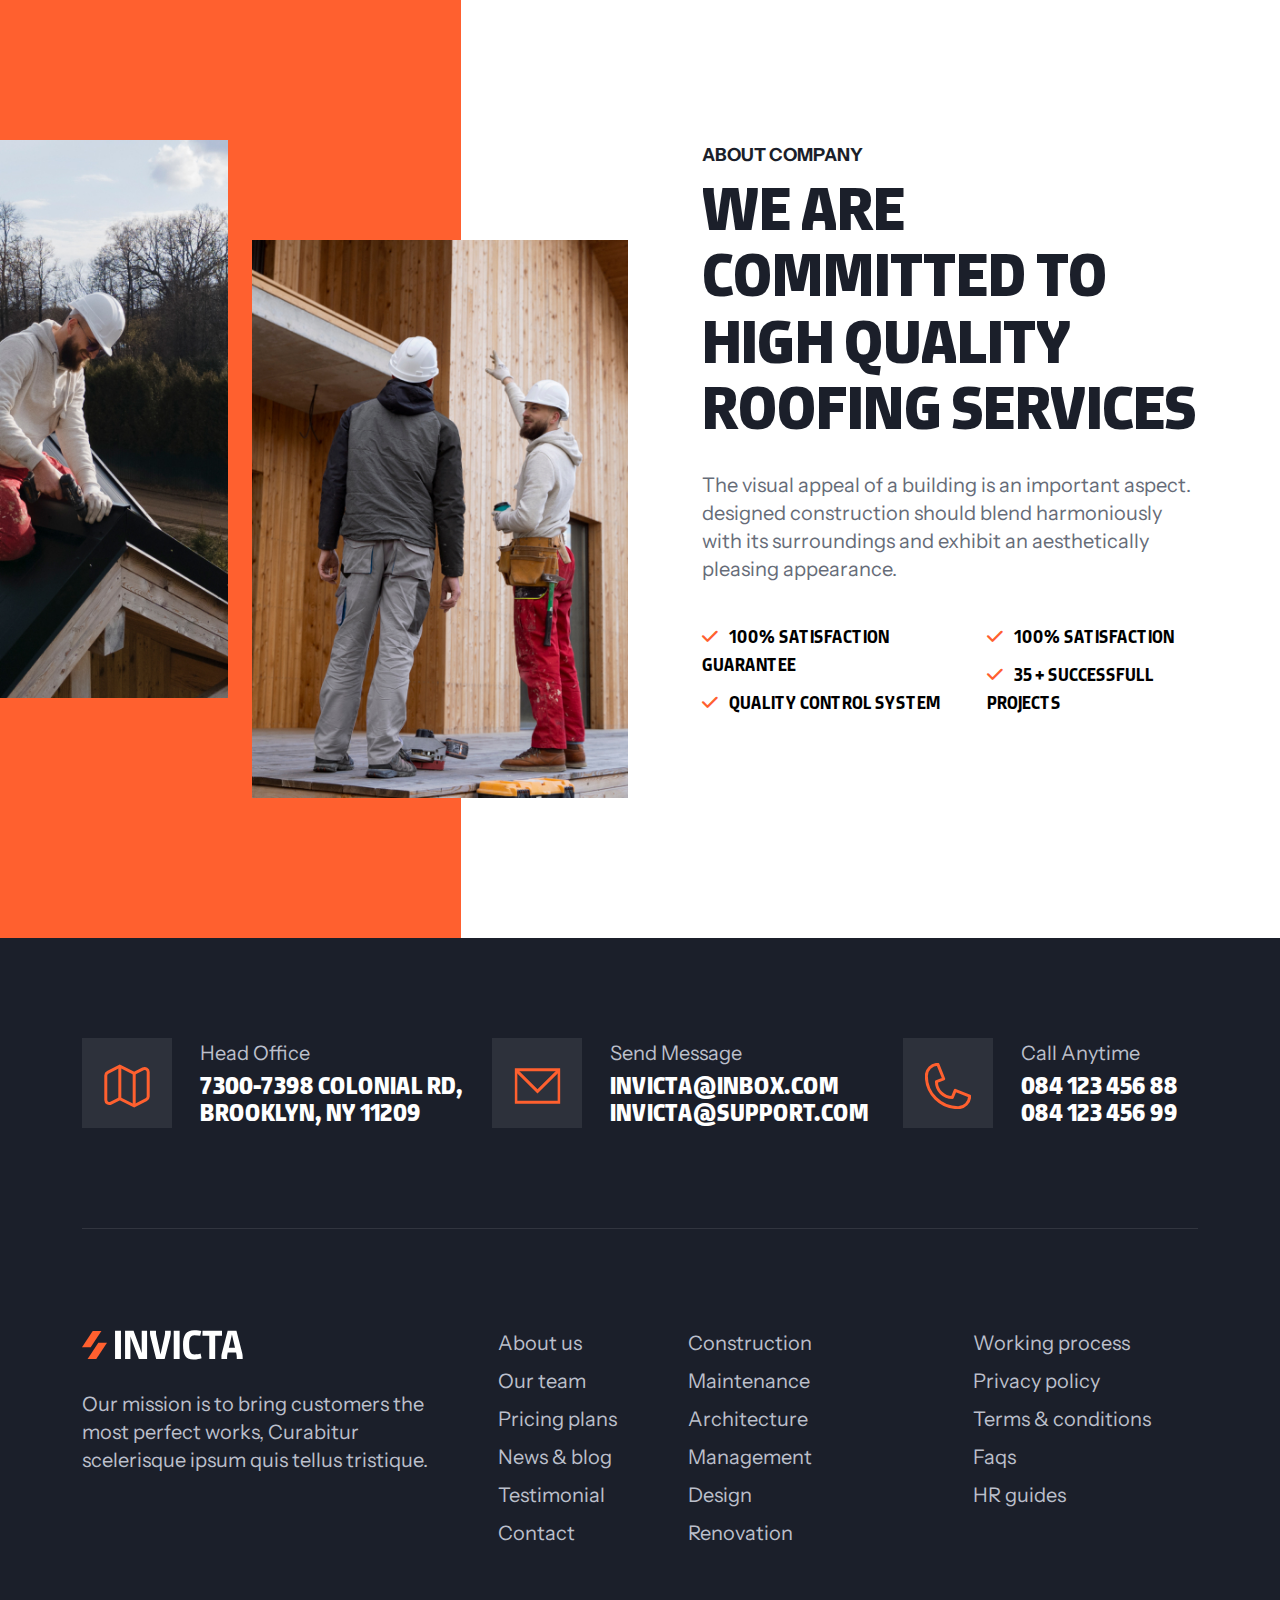
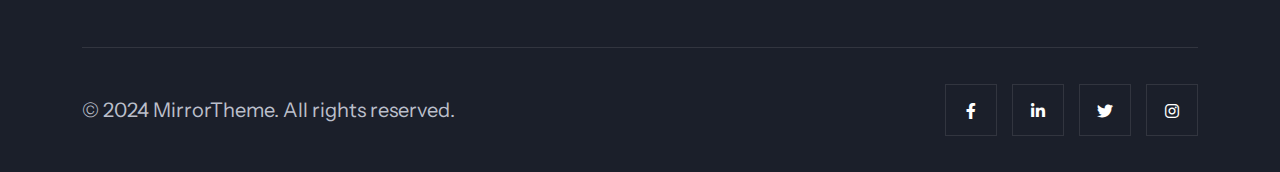
<file: index-6.html>
<!DOCTYPE html>
<html lang="en">
    <!--<< Header Area >>-->
    <head>
        <!-- ========== Meta Tags ========== -->
        <meta charset="UTF-8">
        <meta http-equiv="X-UA-Compatible" content="IE=edge">
        <meta name="viewport" content="width=device-width, initial-scale=1">
        <meta name="author" content="Mirrortheme">
        <meta name="description" content="Macon - Construction HTML Template">
        <!-- ======== Page title ============ -->
        <title>Macon - Construction HTML Template</title>
        <!--<< Favcion >>-->
        <link rel="shortcut icon" href="assets/img/favicon.svg">
        <!--<< Bootstrap min.css >>-->
        <link rel="stylesheet" href="assets/css/bootstrap.min.css">
        <!--<< All Min Css >>-->
        <link rel="stylesheet" href="assets/css/all.min.css">
        <!--<< Animate.css >>-->
        <link rel="stylesheet" href="assets/css/animate.css">
        <!--<< Magnific Popup.css >>-->
        <link rel="stylesheet" href="assets/css/magnific-popup.css">
        <!--<< MeanMenu.css >>-->
        <link rel="stylesheet" href="assets/css/meanmenu.css">
        <!--<< Swiper Bundle.css >>-->
        <link rel="stylesheet" href="assets/css/swiper-bundle.min.css">
        <!--<< Nice Select.css >>-->
        <link rel="stylesheet" href="assets/css/nice-select.css">
        <!--<< Expose Font.css >>-->
        <link rel="stylesheet" href="assets/css/expose.css">
        <!--<< Main.css >>-->
        <link rel="stylesheet" href="assets/css/main.css">
    </head>
    <body class="body-bg">
        <!-- Back To Top start -->
        <!-- <button id="back-top" class="back-to-top">
            <i class="fa-regular fa-arrow-up"></i>
            </button> -->

        <!-- About-section section start -->
        <section class="about-section-3 section-padding fix">
            <div class="container">
                <div class="about-wrapper-3">
                    <div class="row">
                        <div class="col-lg-6">
                            <div class="about-image-items">
                                <div class="row">
                                    <div class="col-lg-6">
                                        <div class="about-image">
                                            <img src="assets/img/about/04.jpg" alt="img">
                                        </div>
                                    </div>
                                    <div class="col-lg-6">
                                        <div class="about-image style-2">
                                            <img src="assets/img/about/05.jpg" alt="img">
                                        </div>
                                    </div>
                                </div>
                            </div>
                        </div>
                        <div class="col-lg-6">
                            <div class="about-content">
                                <div class="section-title">
                                    <span class="wow fadeInUp">about company</span>
                                    <h2 class="wow fadeInUp" data-wow-delay=".3s">
                                        We are Committed to high quality roofing services
                                    </h2>
                                </div>
                                <p>
                                    The visual appeal of a building is an important aspect. designed construction should blend harmoniously with its surroundings and exhibit an aesthetically pleasing appearance.
                                </p>
                                <div class="abput-list-items">
                                    <ul class="list-items">
                                        <li>
                                            <i class="fa-solid fa-check"></i>
                                            100% Satisfaction Guarantee
                                        </li>
                                        <li>
                                            <i class="fa-solid fa-check"></i>
                                            Quality Control System
                                        </li>
                                    </ul>
                                    <ul class="list-items">
                                        <li>
                                            <i class="fa-solid fa-check"></i>
                                            100% Satisfaction
                                        </li>
                                        <li>
                                            <i class="fa-solid fa-check"></i>
                                            35 + Successfull Projects
                                        </li>
                                    </ul>
                                </div>
                            </div>
                        </div>
                    </div>
                </div>
            </div>
        </section>
         
        <!-- Footer section start -->
        <footer class="footer-section fix section-bg-2">
            <div class="container">
                <div class="contact-info-area">
                    <div class="contact-info-items">
                        <div class="icon">
                            <img src="assets/img/icon/07.svg" alt="img">
                        </div>
                        <div class="content">
                            <p>Head Office</p>
                            <h3>
                                7300-7398 Colonial Rd,
                                Brooklyn, NY 11209
                            </h3>
                        </div>
                    </div>
                    <div class="contact-info-items">
                        <div class="icon">
                            <img src="assets/img/icon/08.svg" alt="img">
                        </div>
                        <div class="content">
                            <p>Send Message</p>
                            <h3>
                                <a href="mailto:invicta@inbox.com">invicta@inbox.com</a>
                                <a href="mailto:invicta@support.com">invicta@support.com</a>
                            </h3>
                        </div>
                    </div>
                    <div class="contact-info-items">
                        <div class="icon">
                            <img src="assets/img/icon/09.svg" alt="img">
                        </div>
                        <div class="content">
                            <p>Call Anytime</p>
                            <h3>
                                <a href="tel:08412345688">084 123 456 88</a>
                                <a href="tel:08412345699">084 123 456 99</a>
                            </h3>
                        </div>
                    </div>
                </div>
                <div class="footer-widget-wrapper">
                    <div class="row">
                        <div class="col-xl-4">
                            <div class="single-footer-widget">
                                <div class="widget-head">
                                    <a href="index.html">
                                    <img src="assets/img/logo/white-logo.svg" alt="logo-img">
                                    </a>
                                </div>
                                <div class="footer-content">
                                    <p>
                                        Our mission is to bring customers the most perfect works, Curabitur scelerisque ipsum quis tellus tristique.
                                    </p>
                                </div>
                            </div>
                        </div>
                        <div class="col-xl-2 ps-lg-5">
                            <div class="single-footer-widget">
                                <ul class="list-items">
                                    <li>
                                        <a href="about.html">
                                        About us
                                        </a>
                                    </li>
                                    <li>
                                        <a href="team-details.html">
                                        Our team
                                        </a>
                                    </li>
                                    <li>
                                        <a href="pricing.html">
                                        Pricing plans
                                        </a>
                                    </li>
                                    <li>
                                        <a href="news-details.html">
                                        News & blog
                                        </a>
                                    </li>
                                    <li>
                                        <a href="testimonial.html">
                                        Testimonial 
                                        </a>
                                    </li>
                                    <li>
                                        <a href="contact.html">
                                        Contact 
                                        </a>
                                    </li>
                                </ul>
                            </div>
                        </div>
                        <div class="col-xl-3 ps-lg-5">
                            <div class="single-footer-widget">
                                <ul class="list-items">
                                    <li>
                                        <a href="service-details.html">
                                        Construction
                                        </a>
                                    </li>
                                    <li>
                                        <a href="service-details.html">
                                        Maintenance
                                        </a>
                                    </li>
                                    <li>
                                        <a href="service-details.htm">
                                        Architecture 
                                        </a>
                                    </li>
                                    <li>
                                        <a href="service-details.html">
                                        Management
                                        </a>
                                    </li>
                                    <li>
                                        <a href="service-details.html">
                                        Design 
                                        </a>
                                    </li>
                                    <li>
                                        <a href="service-details.html">
                                        Renovation 
                                        </a>
                                    </li>
                                </ul>
                            </div>
                        </div>
                        <div class="col-xl-3 ps-lg-5">
                            <div class="single-footer-widget">
                                <ul class="list-items">
                                    <li>
                                        <a href="service-details.html">
                                        Working process
                                        </a>
                                    </li>
                                    <li>
                                        <a href="service-details.html">
                                        Privacy policy
                                        </a>
                                    </li>
                                    <li>
                                        <a href="service-details.htm">
                                        Terms & conditions
                                        </a>
                                    </li>
                                    <li>
                                        <a href="faq.html">
                                        Faqs
                                        </a>
                                    </li>
                                    <li>
                                        <a href="service-details.html">
                                        HR guides 
                                        </a>
                                    </li>
                                </ul>
                            </div>
                        </div>
                    </div>
                </div>
                <div class="footer-bottom">
                    <div class="footer-bottom-wrapper">
                        <p>
                            © 2024 MirrorTheme. All rights reserved.
                        </p>
                        <div class="social-icon">
                            <a href="#"><i class="fab fa-facebook-f"></i></a>
                            <a href="#"><i class="fa-brands fa-linkedin-in"></i></a>
                            <a href="#"><i class="fab fa-twitter"></i></a>
                            <a href="#"><i class="fa-brands fa-instagram"></i></a>
                        </div>
                    </div>
                </div>
            </div>
        </footer>
        <!--<< All JS Plugins >>-->
        <script src="assets/js/jquery-3.7.1.min.js"></script>
        <!--<< Viewport Js >>-->
        <script src="assets/js/viewport.jquery.js"></script>
        <!--<< Bootstrap Js >>-->
        <script src="assets/js/bootstrap.bundle.min.js"></script>
        <!--<< Nice Select Js >>-->
        <script src="assets/js/jquery.nice-select.min.js"></script>
        <!--<< Waypoints Js >>-->
        <script src="assets/js/jquery.waypoints.js"></script>
        <!--<< Counterup Js >>-->
        <script src="assets/js/jquery.counterup.min.js"></script>
        <!--<< Swiper Slider Js >>-->
        <script src="assets/js/swiper-bundle.min.js"></script>
        <!--<< MeanMenu Js >>-->
        <script src="assets/js/jquery.meanmenu.min.js"></script>
        <!--<< Magnific Popup Js >>-->
        <script src="assets/js/jquery.magnific-popup.min.js"></script>
        <!--<< Wow Animation Js >>-->
        <script src="assets/js/wow.min.js"></script>
        <!--<< Main.js >>-->
        <script src="assets/js/main.js"></script>
    </body>
</html>
</file>
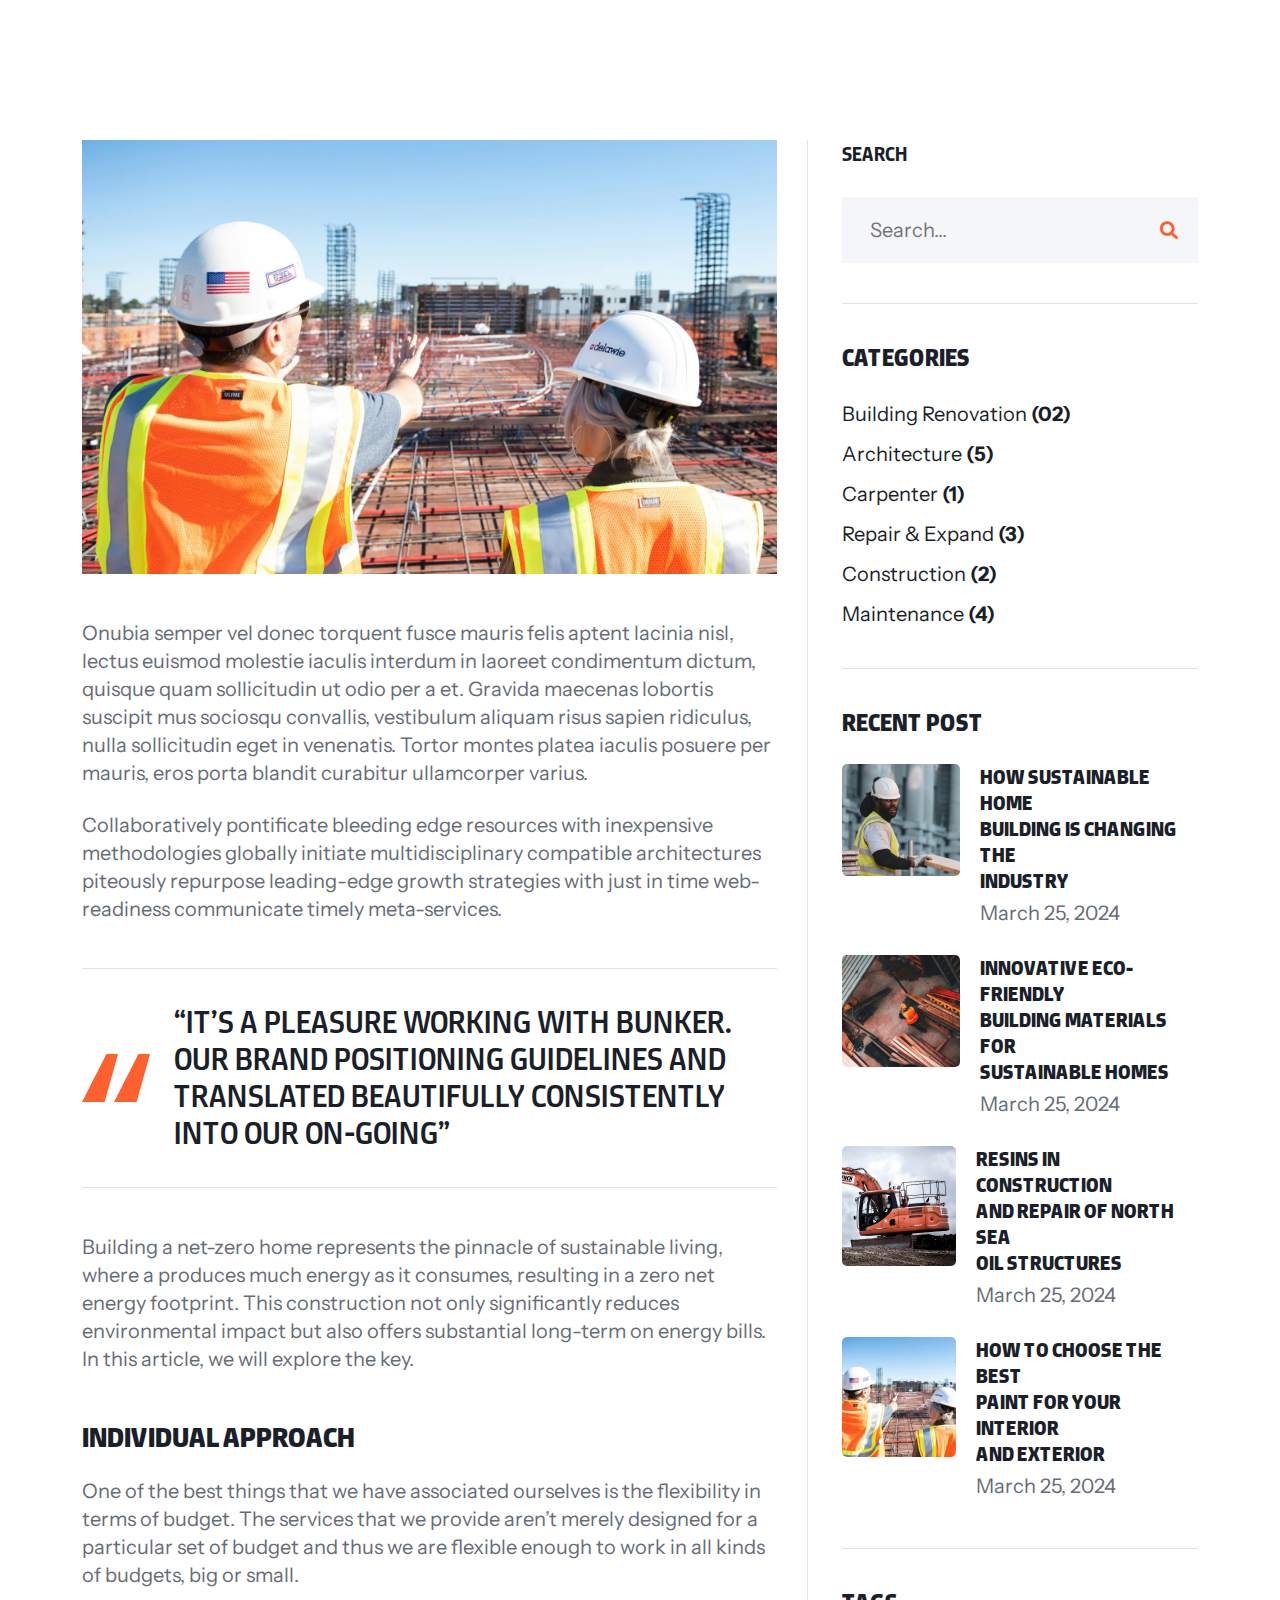
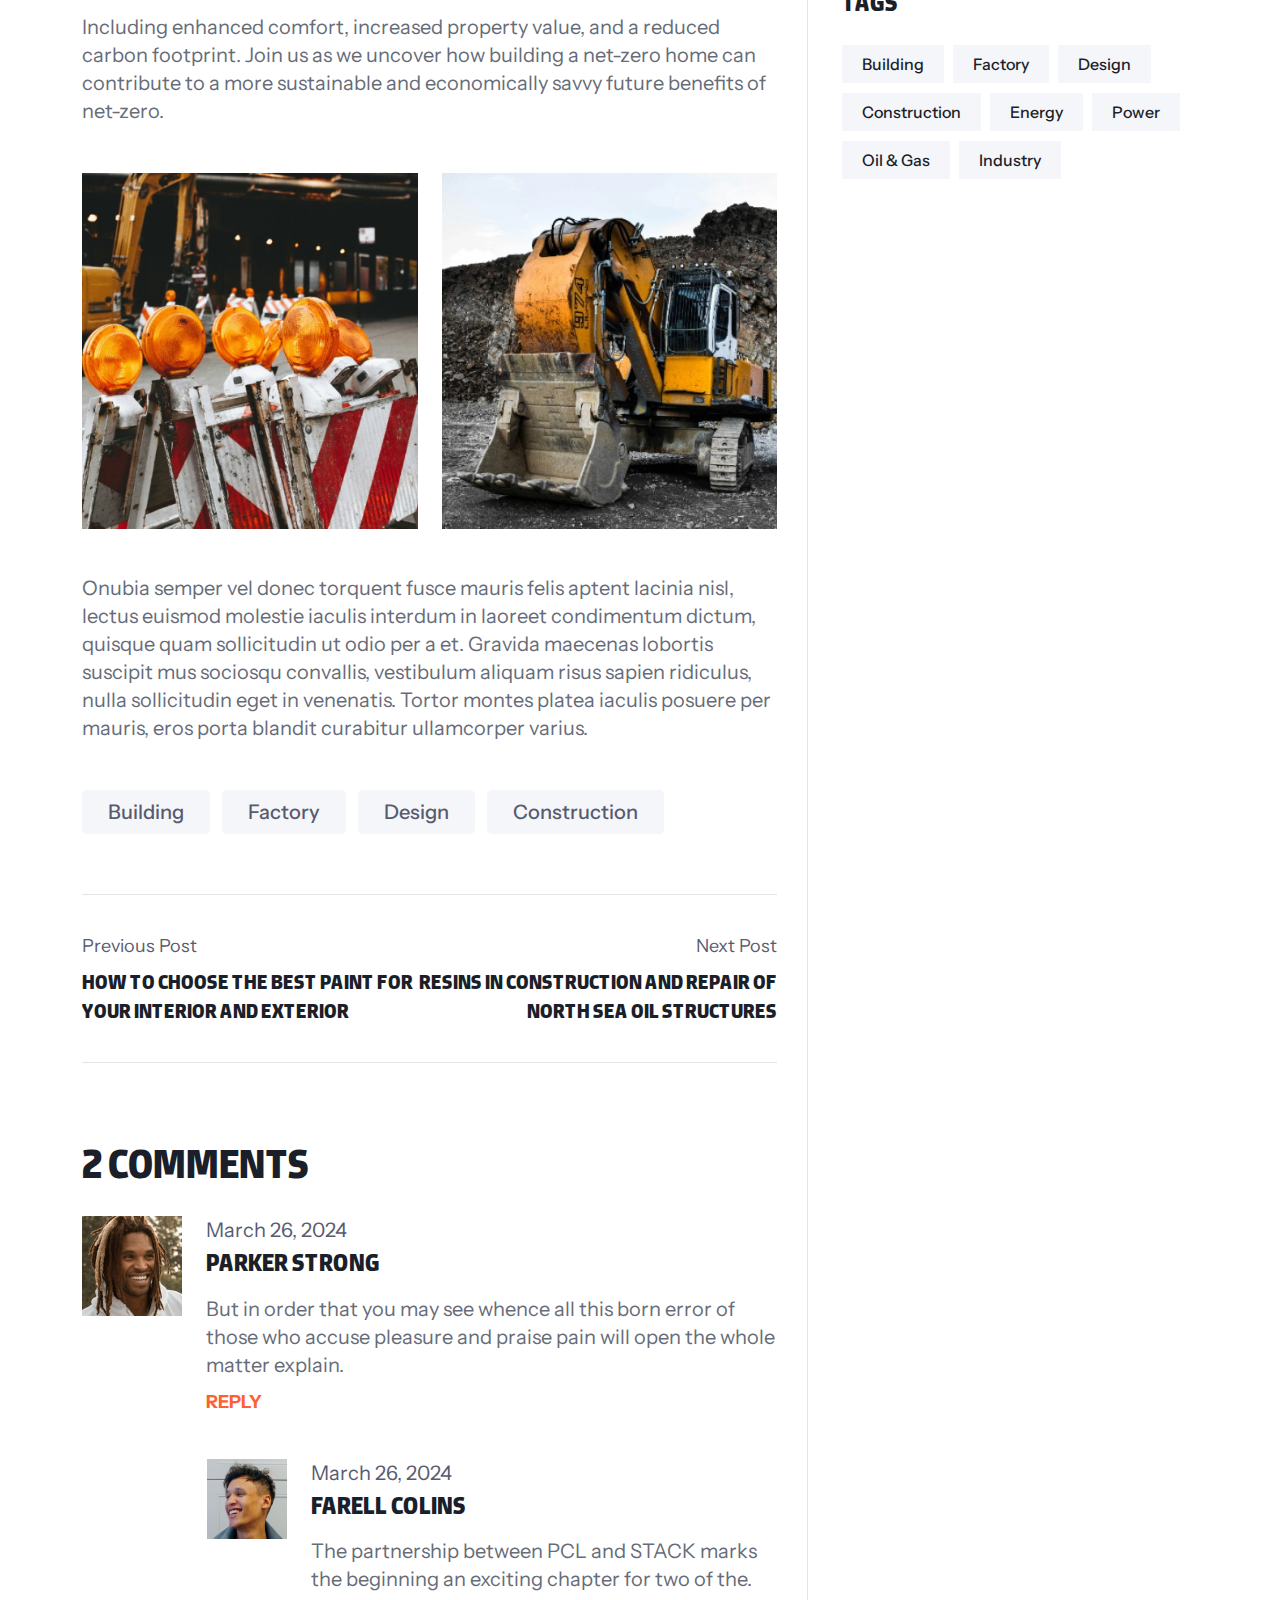
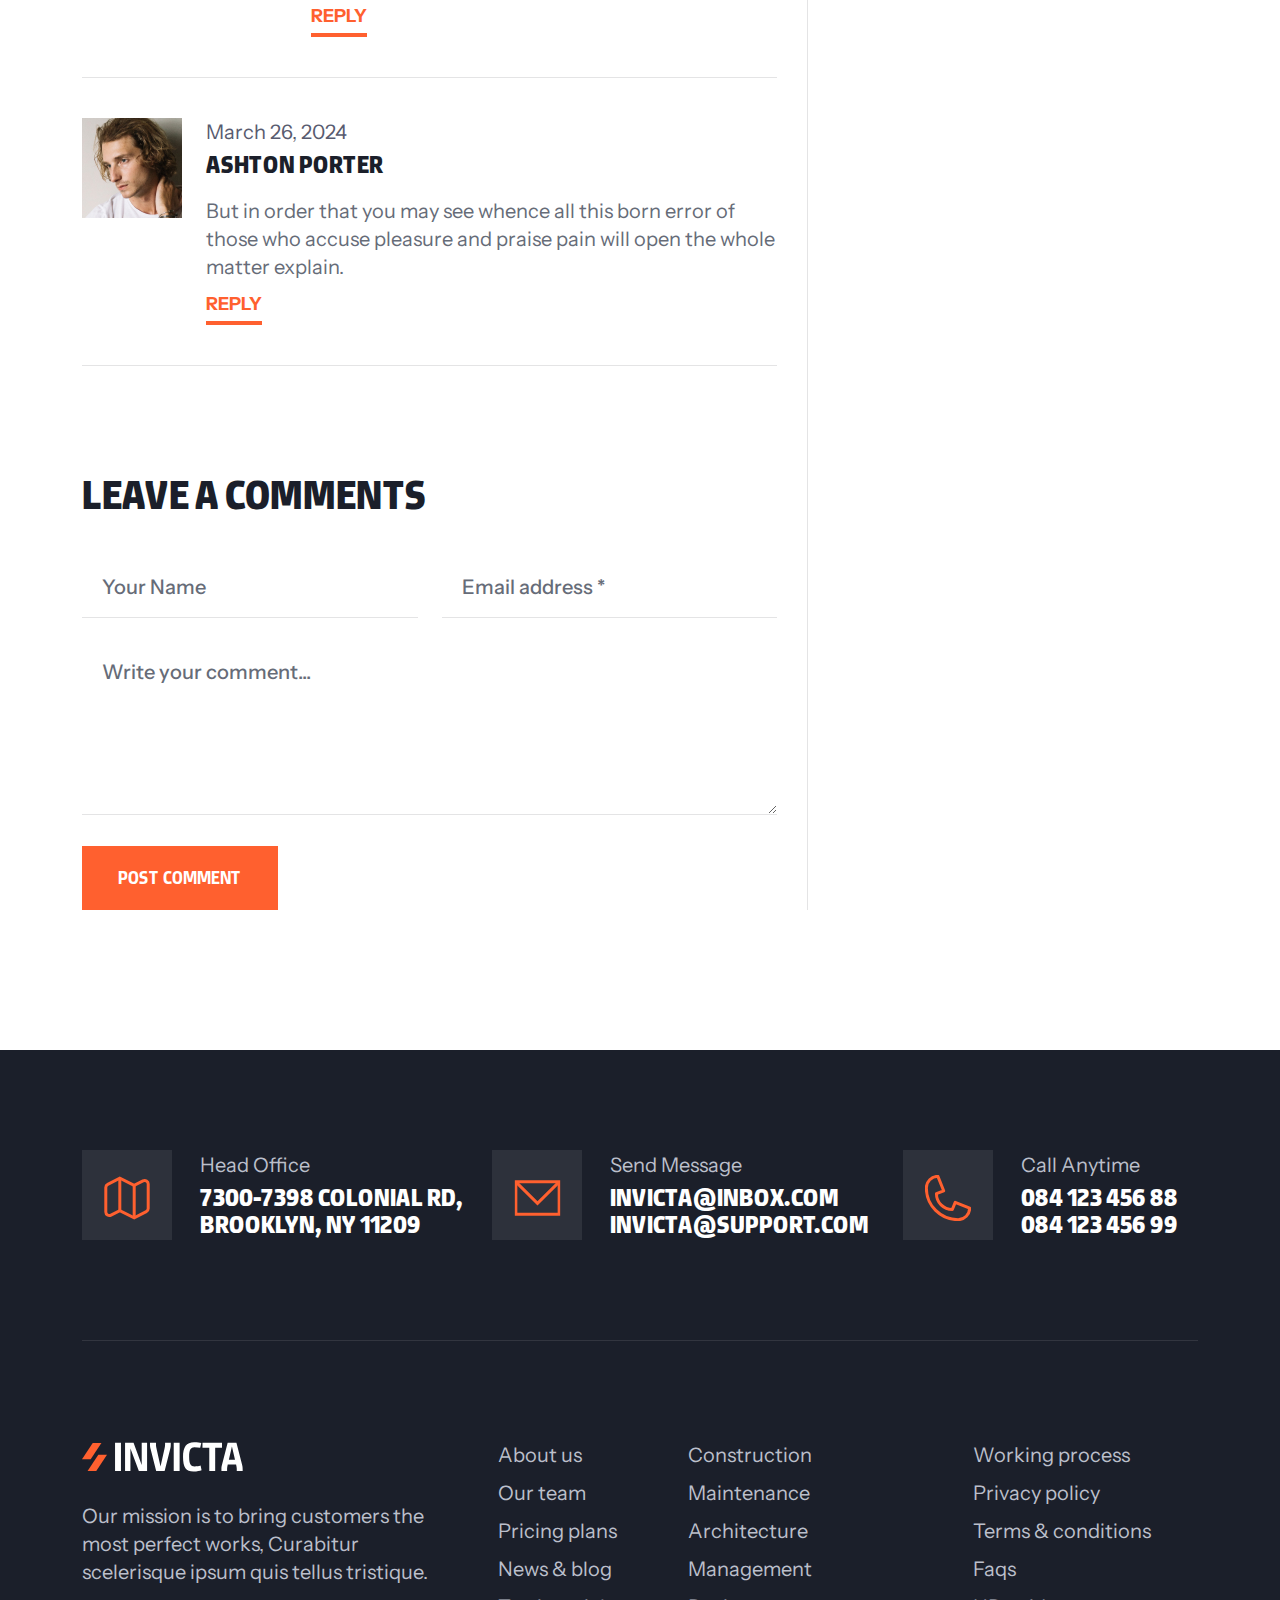
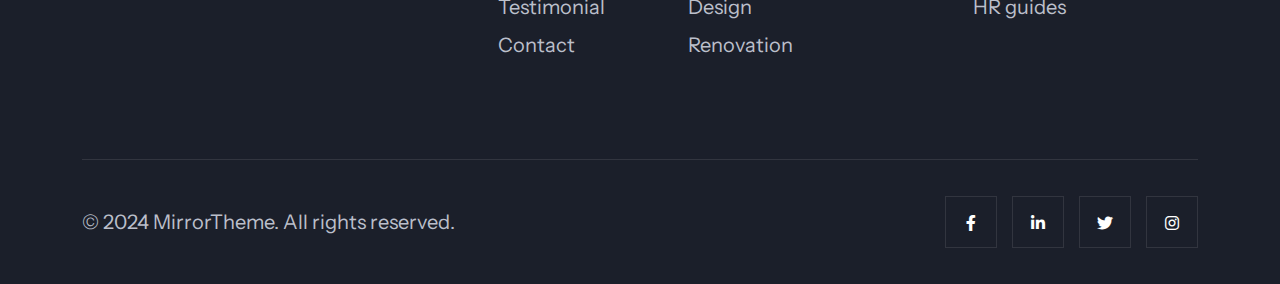
<file: news-details.html>
<!DOCTYPE html>
<html lang="en">
<!--<< Header Area >>-->

<head>
    <!-- ========== Meta Tags ========== -->
    <meta charset="UTF-8">
    <meta http-equiv="X-UA-Compatible" content="IE=edge">
    <meta name="viewport" content="width=device-width, initial-scale=1">
    <meta name="author" content="Mirrortheme">
    <meta name="description" content="Macon - Construction HTML Template">
    <!-- ======== Page title ============ -->
    <title>Macon - Construction HTML Template</title>
    <!--<< Favcion >>-->
    <link rel="shortcut icon" href="assets/img/favicon.svg">
    <!--<< Bootstrap min.css >>-->
    <link rel="stylesheet" href="assets/css/bootstrap.min.css">
    <!--<< All Min Css >>-->
    <link rel="stylesheet" href="assets/css/all.min.css">
    <!--<< Animate.css >>-->
    <link rel="stylesheet" href="assets/css/animate.css">
    <!--<< Magnific Popup.css >>-->
    <link rel="stylesheet" href="assets/css/magnific-popup.css">
    <!--<< MeanMenu.css >>-->
    <link rel="stylesheet" href="assets/css/meanmenu.css">
    <!--<< Swiper Bundle.css >>-->
    <link rel="stylesheet" href="assets/css/swiper-bundle.min.css">
    <!--<< Nice Select.css >>-->
    <link rel="stylesheet" href="assets/css/nice-select.css">
    <!--<< Expose Font.css >>-->
    <link rel="stylesheet" href="assets/css/expose.css">
    <!--<< Main.css >>-->
    <link rel="stylesheet" href="assets/css/main.css">
</head>

<body class="body-bg">
    <!-- Back To Top start -->
    <!-- <button id="back-top" class="back-to-top">
            <i class="fa-regular fa-arrow-up"></i>
            </button> -->

    <!--News-Section Start -->
    <section class="news-details-section section-padding fix">
        <div class="container">
            <div class="news-details-wrapper">
                <div class="row g-4">
                    <div class="col-12 col-lg-8">
                        <div class="single-post-area">
                            <div class="single-news-post">
                                <div class="details-image">
                                    <img src="assets/img/news/details-1.jpg" alt="img">
                                </div>
                                <div class="details-content">
                                    <p class="mb-4">
                                        Onubia semper vel donec torquent fusce mauris felis aptent lacinia nisl, lectus
                                        euismod molestie iaculis interdum in laoreet condimentum dictum, quisque quam
                                        sollicitudin ut odio per a et. Gravida maecenas lobortis suscipit mus sociosqu
                                        convallis, vestibulum aliquam risus sapien ridiculus, nulla sollicitudin eget in
                                        venenatis. Tortor montes platea iaculis posuere per mauris, eros porta blandit
                                        curabitur ullamcorper varius.
                                    </p>
                                    <p>
                                        Collaboratively pontificate bleeding edge resources with inexpensive
                                        methodologies globally initiate multidisciplinary compatible architectures
                                        piteously repurpose leading-edge growth strategies with just in time
                                        web-readiness communicate timely meta-services.
                                    </p>
                                    <div class="quate-area">
                                        <div class="icon">
                                            <img src="assets/img/news/quate-icon.png" alt="img">
                                        </div>
                                        <h3>
                                            “It’s a pleasure working with Bunker. our brand positioning guidelines and
                                            translated beautifully consistently into our on-going”
                                        </h3>
                                    </div>
                                    <p class="mb-5">
                                        Building a net-zero home represents the pinnacle of sustainable living, where a
                                        produces much energy as it consumes, resulting in a zero net energy footprint.
                                        This construction not only significantly reduces environmental impact but also
                                        offers substantial long-term on energy bills. In this article, we will explore
                                        the key.
                                    </p>
                                    <h3>individual approach</h3>
                                    <p class="mt-4">
                                        One of the best things that we have associated ourselves is the flexibility in
                                        terms of budget. The services that we provide aren’t merely designed for a
                                        particular set of budget and thus we are flexible enough to work in all kinds of
                                        budgets, big or small.
                                    </p>
                                    <p class="mt-4 mb-4">
                                        Including enhanced comfort, increased property value, and a reduced carbon
                                        footprint. Join us as we uncover how building a net-zero home can contribute to
                                        a more sustainable and economically savvy future benefits of net-zero.
                                    </p>
                                    <div class="row g-4 mt-2">
                                        <div class="col-lg-6 col-md-6">
                                            <div class="details-image">
                                                <img src="assets/img/news/details-2.jpg" alt="img">
                                            </div>
                                        </div>
                                        <div class="col-lg-6 col-md-6">
                                            <div class="details-image">
                                                <img src="assets/img/news/details-3.jpg" alt="img">
                                            </div>
                                        </div>
                                    </div>
                                    <p>
                                        Onubia semper vel donec torquent fusce mauris felis aptent lacinia nisl, lectus
                                        euismod molestie iaculis interdum in laoreet condimentum dictum, quisque quam
                                        sollicitudin ut odio per a et. Gravida maecenas lobortis suscipit mus sociosqu
                                        convallis, vestibulum aliquam risus sapien ridiculus, nulla sollicitudin eget in
                                        venenatis. Tortor montes platea iaculis posuere per mauris, eros porta blandit
                                        curabitur ullamcorper varius.
                                    </p>
                                </div>
                            </div>
                            <div class="tagcloud mt-5 mb-4">
                                <a href="news-details.html">Building</a>
                                <a href="news-details.html">Factory</a>
                                <a href="news-details.html">Design</a>
                                <a href="news-details.html">Construction</a>
                            </div>
                            <div class="previous-button">
                                <div class="preview-button">
                                    <span>Previous Post</span>
                                    <h4>
                                        <a href="news-details.html">How to choose the best paint for <br> your interior
                                            and exterior</a>
                                    </h4>
                                </div>
                                <div class="preview-button style-2">
                                    <span>Next Post</span>
                                    <h4>
                                        <a href="news-details.html">Resins in construction and repair of <br> north sea
                                            oil structures</a>
                                    </h4>
                                </div>
                            </div>
                            <div class="comments-area">
                                <div class="comments-heading">
                                    <h2>2 Comments</h2>
                                </div>
                                <div class="news-single-comment d-flex gap-4">
                                    <div class="image">
                                        <img src="assets/img/news/comment-1.jpg" alt="img">
                                    </div>
                                    <div class="content">
                                        <div class="con">
                                            <span>March 26, 2024</span>
                                            <h3><a href="news-details.html">Parker Strong</a></h3>
                                            <p class="mb-2">But in order that you may see whence all this born error of
                                                those who accuse pleasure and praise pain will open the whole matter
                                                explain.</p>
                                        </div>
                                        <a href="news-details.html" class="reply">Reply</a>
                                    </div>
                                </div>
                                <div class="news-single-comment style-1 d-flex gap-4">
                                    <div class="image">
                                        <img src="assets/img/news/comment-2.jpg" alt="img">
                                    </div>
                                    <div class="content">
                                        <div class="con">
                                            <span>March 26, 2024</span>
                                            <h3><a href="news-details.html">Farell Colins</a></h3>
                                            <p class="mb-2">The partnership between PCL and STACK marks the beginning an
                                                exciting chapter for two of the.</p>
                                        </div>
                                        <a href="news-details.html" class="reply style-2">Reply</a>
                                    </div>
                                </div>
                                <div class="news-single-comment d-flex gap-4 style-2">
                                    <div class="image">
                                        <img src="assets/img/news/comment-3.jpg" alt="img">
                                    </div>
                                    <div class="content">
                                        <div class="con">
                                            <span>March 26, 2024</span>
                                            <h3><a href="news-details.html">Ashton Porter</a></h3>
                                            <p class="mb-2">But in order that you may see whence all this born error of
                                                those who accuse pleasure and praise pain will open the whole matter
                                                explain.</p>
                                        </div>
                                        <a href="news-details.html" class="reply style-2">Reply</a>
                                    </div>
                                </div>
                            </div>
                            <div class="comment-form-wrap pt-5">
                                <h2>Leave a comments</h2>
                                <form action="#" id="contact-form" method="POST">
                                    <div class="row g-4">
                                        <div class="col-lg-6">
                                            <div class="form-clt">
                                                <input type="text" name="name" id="name" placeholder="Your Name">
                                            </div>
                                        </div>
                                        <div class="col-lg-6">
                                            <div class="form-clt">
                                                <input type="text" name="email" id="email2"
                                                    placeholder="Email address *">
                                            </div>
                                        </div>
                                        <div class="col-lg-12">
                                            <div class="form-clt">
                                                <textarea name="message" id="message"
                                                    placeholder="Write your comment..."></textarea>
                                            </div>
                                        </div>
                                        <div class="col-lg-6">
                                            <button type="submit" class="theme-btn ">
                                                Post comment
                                            </button>
                                        </div>
                                    </div>
                                </form>
                            </div>
                        </div>
                    </div>
                    <div class="col-lg-4 col-12">
                        <div class="main-sidebar">
                            <div class="single-sidebar-widget">
                                <div class="wid-title">
                                    <h4>Search</h4>
                                </div>
                                <div class="search-widget">
                                    <form action="#">
                                        <input type="text" placeholder="Search...">
                                        <button type="submit"><i class="fa-solid fa-magnifying-glass"></i></button>
                                    </form>
                                </div>
                            </div>
                            <div class="single-sidebar-widget">
                                <div class="wid-title">
                                    <h3>Categories</h3>
                                </div>
                                <div class="news-widget-categories">
                                    <ul>
                                        <li><a href="news-details.html">Building Renovation</a> <span>(02)</span></li>
                                        <li><a href="news-details.html">Architecture</a> <span>(5)</span></li>
                                        <li><a href="news-details.html">Carpenter</a> <span>(1)</span></li>
                                        <li><a href="news-details.html">Repair & Expand</a> <span>(3)</span></li>
                                        <li><a href="news-details.html">Construction</a> <span>(2)</span></li>
                                        <li><a href="news-details.html">Maintenance</a> <span>(4)</span></li>
                                    </ul>
                                </div>
                            </div>
                            <div class="single-sidebar-widget">
                                <div class="wid-title">
                                    <h3>Recent Post</h3>
                                </div>
                                <div class="recent-post-area">
                                    <div class="recent-items">
                                        <div class="recent-thumb">
                                            <img src="assets/img/news/pp1.jpg" alt="img">
                                        </div>
                                        <div class="recent-content">
                                            <h4>
                                                <a href="news-details.html">
                                                    HOW SUSTAINABLE HOME <br>
                                                    BUILDING IS CHANGING THE <br>
                                                    INDUSTRY
                                                </a>
                                            </h4>
                                            <ul>
                                                <li>
                                                    March 25, 2024
                                                </li>
                                            </ul>
                                        </div>
                                    </div>
                                    <div class="recent-items">
                                        <div class="recent-thumb">
                                            <img src="assets/img/news/pp2.jpg" alt="img">
                                        </div>
                                        <div class="recent-content">
                                            <h4>
                                                <a href="news-details.html">
                                                    INNOVATIVE ECO-FRIENDLY <br>
                                                    BUILDING MATERIALS FOR <br>
                                                    SUSTAINABLE HOMES
                                                </a>
                                            </h4>
                                            <ul>
                                                <li>
                                                    March 25, 2024
                                                </li>
                                            </ul>
                                        </div>
                                    </div>
                                    <div class="recent-items">
                                        <div class="recent-thumb">
                                            <img src="assets/img/news/pp3.jpg" alt="img">
                                        </div>
                                        <div class="recent-content">
                                            <h4>
                                                <a href="news-details.html">
                                                    Resins in construction <br>
                                                    and repair of north sea <br>
                                                    oil structures
                                                </a>
                                            </h4>
                                            <ul>
                                                <li>
                                                    March 25, 2024
                                                </li>
                                            </ul>
                                        </div>
                                    </div>
                                    <div class="recent-items">
                                        <div class="recent-thumb">
                                            <img src="assets/img/news/pp4.jpg" alt="img">
                                        </div>
                                        <div class="recent-content">
                                            <h4>
                                                <a href="news-details.html">
                                                    How to choose the best <br>
                                                    paint for your interior <br>
                                                    and exterior
                                                </a>
                                            </h4>
                                            <ul>
                                                <li>
                                                    March 25, 2024
                                                </li>
                                            </ul>
                                        </div>
                                    </div>
                                </div>
                            </div>
                            <div class="single-sidebar-widget">
                                <div class="wid-title">
                                    <h3>Tags</h3>
                                </div>
                                <div class="news-widget-categories">
                                    <div class="tagcloud">
                                        <a href="news-standard.html">Building</a>
                                        <a href="news-details.html">Factory</a>
                                        <a href="news-details.html">Design</a>
                                        <a href="news-details.html">Construction</a>
                                        <a href="news-details.html">Energy</a>
                                        <a href="news-details.html">Power</a>
                                        <a href="news-details.html">Oil & Gas</a>
                                        <a href="news-details.html">Industry</a>
                                    </div>
                                </div>
                            </div>
                        </div>
                    </div>
                </div>
            </div>
        </div>
    </section>

    <!-- Footer section start -->
    <footer class="footer-section fix section-bg-2">
        <div class="container">
            <div class="contact-info-area">
                <div class="contact-info-items">
                    <div class="icon">
                        <img src="assets/img/icon/07.svg" alt="img">
                    </div>
                    <div class="content">
                        <p>Head Office</p>
                        <h3>
                            7300-7398 Colonial Rd,
                            Brooklyn, NY 11209
                        </h3>
                    </div>
                </div>
                <div class="contact-info-items">
                    <div class="icon">
                        <img src="assets/img/icon/08.svg" alt="img">
                    </div>
                    <div class="content">
                        <p>Send Message</p>
                        <h3>
                            <a href="mailto:invicta@inbox.com">invicta@inbox.com</a>
                            <a href="mailto:invicta@support.com">invicta@support.com</a>
                        </h3>
                    </div>
                </div>
                <div class="contact-info-items">
                    <div class="icon">
                        <img src="assets/img/icon/09.svg" alt="img">
                    </div>
                    <div class="content">
                        <p>Call Anytime</p>
                        <h3>
                            <a href="tel:08412345688">084 123 456 88</a>
                            <a href="tel:08412345699">084 123 456 99</a>
                        </h3>
                    </div>
                </div>
            </div>
            <div class="footer-widget-wrapper">
                <div class="row">
                    <div class="col-xl-4">
                        <div class="single-footer-widget">
                            <div class="widget-head">
                                <a href="index.html">
                                    <img src="assets/img/logo/white-logo.svg" alt="logo-img">
                                </a>
                            </div>
                            <div class="footer-content">
                                <p>
                                    Our mission is to bring customers the most perfect works, Curabitur scelerisque
                                    ipsum quis tellus tristique.
                                </p>
                            </div>
                        </div>
                    </div>
                    <div class="col-xl-2 ps-lg-5">
                        <div class="single-footer-widget">
                            <ul class="list-items">
                                <li>
                                    <a href="about.html">
                                        About us
                                    </a>
                                </li>
                                <li>
                                    <a href="team-details.html">
                                        Our team
                                    </a>
                                </li>
                                <li>
                                    <a href="pricing.html">
                                        Pricing plans
                                    </a>
                                </li>
                                <li>
                                    <a href="news-details.html">
                                        News & blog
                                    </a>
                                </li>
                                <li>
                                    <a href="testimonial.html">
                                        Testimonial
                                    </a>
                                </li>
                                <li>
                                    <a href="contact.html">
                                        Contact
                                    </a>
                                </li>
                            </ul>
                        </div>
                    </div>
                    <div class="col-xl-3 ps-lg-5">
                        <div class="single-footer-widget">
                            <ul class="list-items">
                                <li>
                                    <a href="service-details.html">
                                        Construction
                                    </a>
                                </li>
                                <li>
                                    <a href="service-details.html">
                                        Maintenance
                                    </a>
                                </li>
                                <li>
                                    <a href="service-details.htm">
                                        Architecture
                                    </a>
                                </li>
                                <li>
                                    <a href="service-details.html">
                                        Management
                                    </a>
                                </li>
                                <li>
                                    <a href="service-details.html">
                                        Design
                                    </a>
                                </li>
                                <li>
                                    <a href="service-details.html">
                                        Renovation
                                    </a>
                                </li>
                            </ul>
                        </div>
                    </div>
                    <div class="col-xl-3 ps-lg-5">
                        <div class="single-footer-widget">
                            <ul class="list-items">
                                <li>
                                    <a href="service-details.html">
                                        Working process
                                    </a>
                                </li>
                                <li>
                                    <a href="service-details.html">
                                        Privacy policy
                                    </a>
                                </li>
                                <li>
                                    <a href="service-details.htm">
                                        Terms & conditions
                                    </a>
                                </li>
                                <li>
                                    <a href="faq.html">
                                        Faqs
                                    </a>
                                </li>
                                <li>
                                    <a href="service-details.html">
                                        HR guides
                                    </a>
                                </li>
                            </ul>
                        </div>
                    </div>
                </div>
            </div>
            <div class="footer-bottom">
                <div class="footer-bottom-wrapper">
                    <p>
                        © 2024 MirrorTheme. All rights reserved.
                    </p>
                    <div class="social-icon">
                        <a href="#"><i class="fab fa-facebook-f"></i></a>
                        <a href="#"><i class="fa-brands fa-linkedin-in"></i></a>
                        <a href="#"><i class="fab fa-twitter"></i></a>
                        <a href="#"><i class="fa-brands fa-instagram"></i></a>
                    </div>
                </div>
            </div>
        </div>
    </footer>
    <!--<< All JS Plugins >>-->
    <script src="assets/js/jquery-3.7.1.min.js"></script>
    <!--<< Viewport Js >>-->
    <script src="assets/js/viewport.jquery.js"></script>
    <!--<< Bootstrap Js >>-->
    <script src="assets/js/bootstrap.bundle.min.js"></script>
    <!--<< Nice Select Js >>-->
    <script src="assets/js/jquery.nice-select.min.js"></script>
    <!--<< Waypoints Js >>-->
    <script src="assets/js/jquery.waypoints.js"></script>
    <!--<< Counterup Js >>-->
    <script src="assets/js/jquery.counterup.min.js"></script>
    <!--<< Swiper Slider Js >>-->
    <script src="assets/js/swiper-bundle.min.js"></script>
    <!--<< MeanMenu Js >>-->
    <script src="assets/js/jquery.meanmenu.min.js"></script>
    <!--<< Magnific Popup Js >>-->
    <script src="assets/js/jquery.magnific-popup.min.js"></script>
    <!--<< Wow Animation Js >>-->
    <script src="assets/js/wow.min.js"></script>
    <!--<< Main.js >>-->
    <script src="assets/js/main.js"></script>
    <script>

    </script>
</body>

</html>
</file>
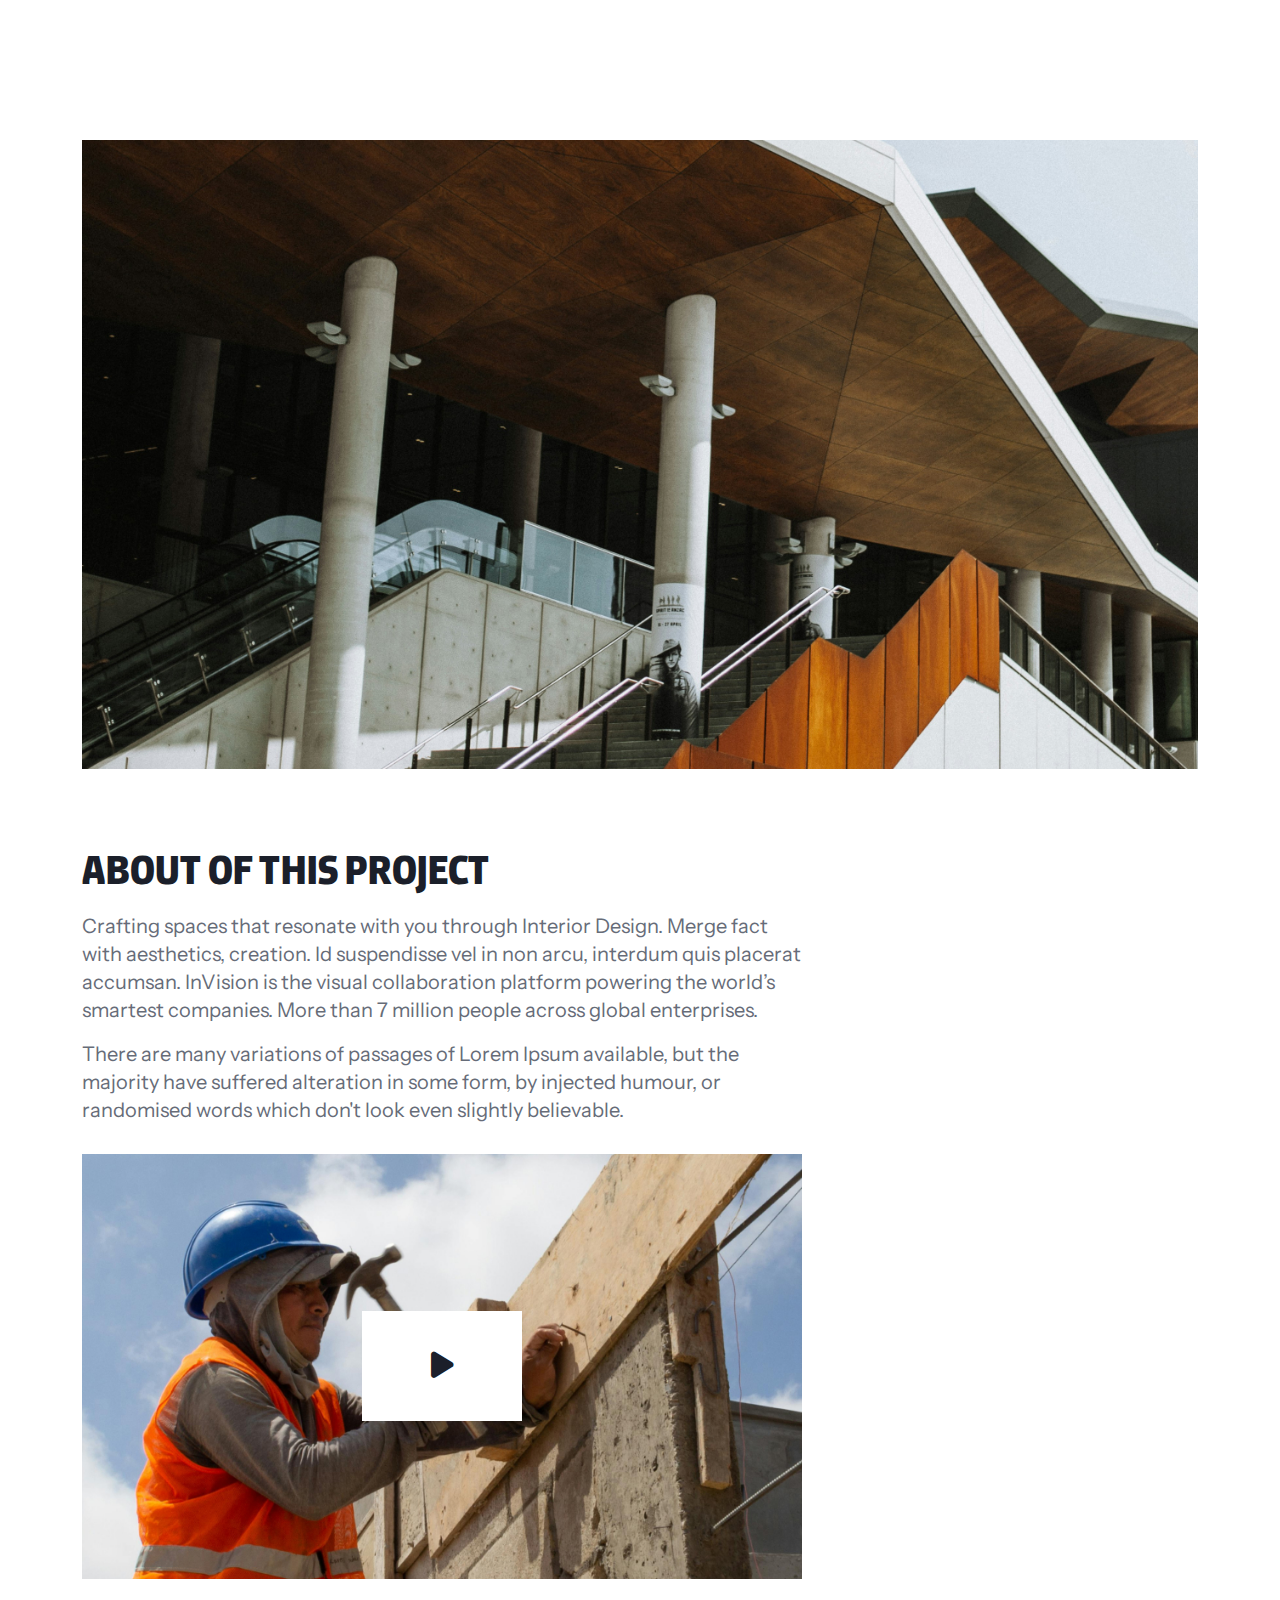
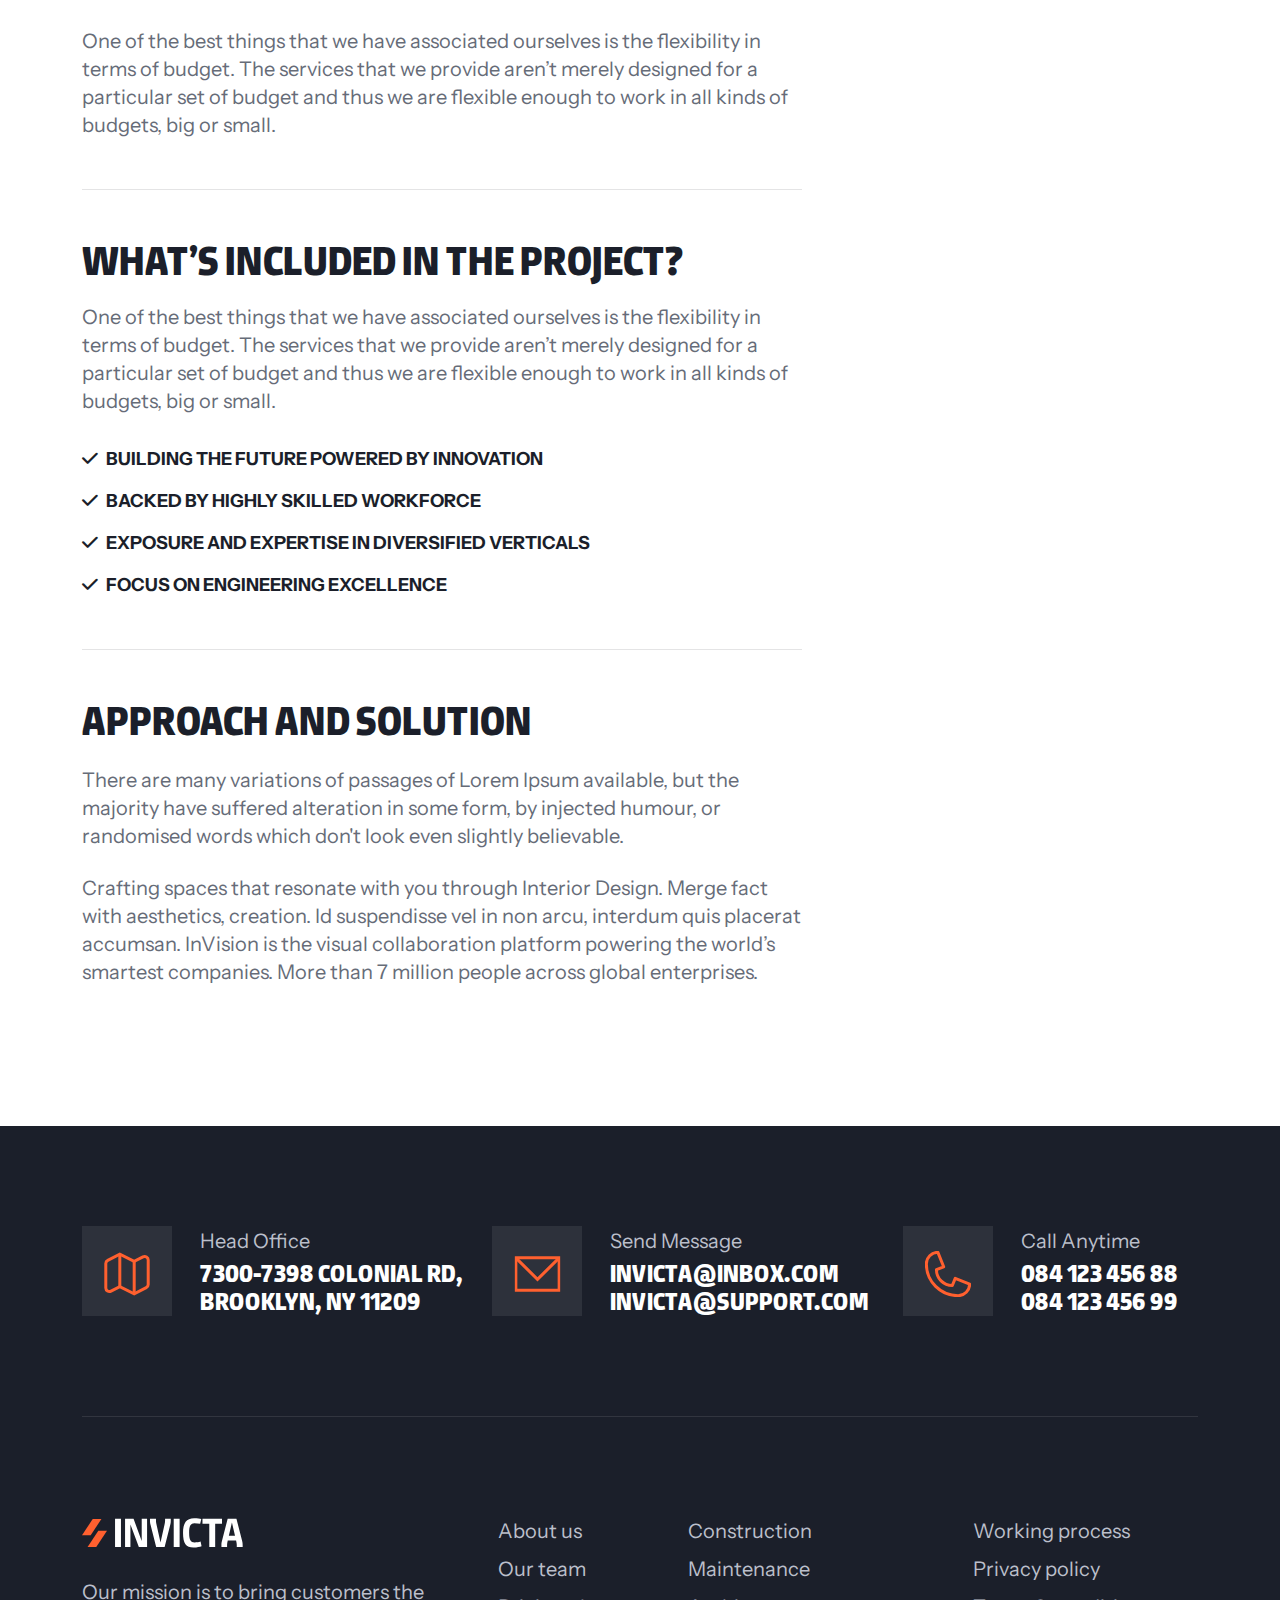
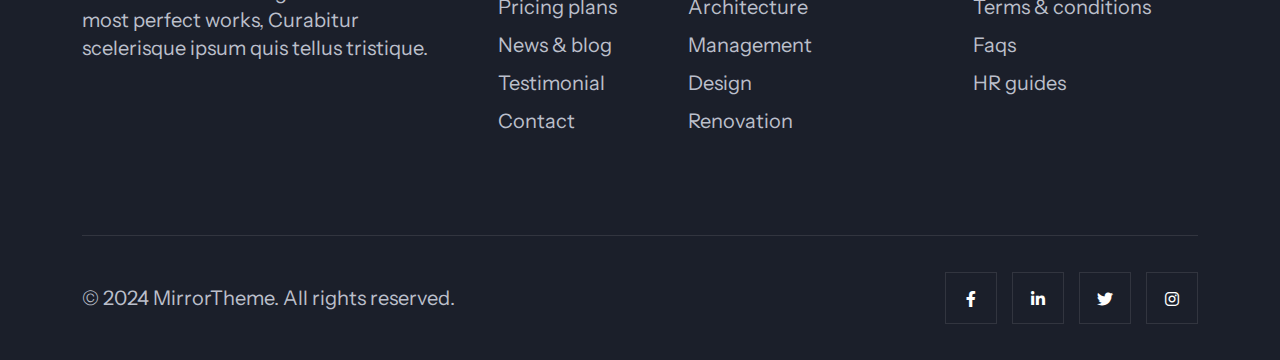
<file: project-details.html>
<!DOCTYPE html>
<html lang="en">
    <!--<< Header Area >>-->
    <head>
        <!-- ========== Meta Tags ========== -->
        <meta charset="UTF-8">
        <meta http-equiv="X-UA-Compatible" content="IE=edge">
        <meta name="viewport" content="width=device-width, initial-scale=1">
        <meta name="author" content="Mirrortheme">
        <meta name="description" content="Macon - Construction HTML Template">
        <!-- ======== Page title ============ -->
        <title>Macon - Construction HTML Template</title>
        <!--<< Favcion >>-->
        <link rel="shortcut icon" href="assets/img/favicon.svg">
        <!--<< Bootstrap min.css >>-->
        <link rel="stylesheet" href="assets/css/bootstrap.min.css">
        <!--<< All Min Css >>-->
        <link rel="stylesheet" href="assets/css/all.min.css">
        <!--<< Animate.css >>-->
        <link rel="stylesheet" href="assets/css/animate.css">
        <!--<< Magnific Popup.css >>-->
        <link rel="stylesheet" href="assets/css/magnific-popup.css">
        <!--<< MeanMenu.css >>-->
        <link rel="stylesheet" href="assets/css/meanmenu.css">
        <!--<< Swiper Bundle.css >>-->
        <link rel="stylesheet" href="assets/css/swiper-bundle.min.css">
        <!--<< Nice Select.css >>-->
        <link rel="stylesheet" href="assets/css/nice-select.css">
        <!--<< Expose Font.css >>-->
        <link rel="stylesheet" href="assets/css/expose.css">
        <!--<< Main.css >>-->
        <link rel="stylesheet" href="assets/css/main.css">
    </head>
    <body class="body-bg">
        <!-- Back To Top start -->
        <!-- <button id="back-top" class="back-to-top">
            <i class="fa-regular fa-arrow-up"></i>
            </button> -->

        <!--News-Section Start -->
        <section class="project-details-section section-padding fix">
            <div class="container">
               <div class="project-details-wrapper">
                  <div class="row">
                    <div class="col-lg-12">
                        <div class="details-image">
                            <img src="assets/img/project/details-1.jpg" alt="img">
                        </div>
                    </div>
                    <div class="row">
                        <div class="col-lg-8">
                            <div class="details-content">
                                <h2>
                                    About of this Project
                                </h2>
                                <p class="mb-3">
                                    Crafting spaces that resonate with you through Interior Design. Merge fact with aesthetics, creation. Id suspendisse vel in non arcu, interdum quis placerat accumsan. InVision is the visual collaboration platform powering the world’s smartest companies. More than 7 million people across global enterprises.
                                </p>
                                <p>
                                    There are many variations of passages of Lorem Ipsum available, but the majority have suffered alteration in some form, by injected humour, or randomised words which don't look even slightly believable.
                                </p>
                                <div class="vedio-image">
                                    <img src="assets/img/project/details-2.jpg" alt="img">
                                    <div class="play-btn">
                                        <a href="https://www.youtube.com/watch?v=Cn4G2lZ_g2I" class="video-btn video-popup">
                                            <i class="fa-duotone fa-play"></i>
                                        </a>
                                    </div>
                                </div>
                                <p class="mt-5 style-1">
                                    One of the best things that we have associated ourselves is the flexibility in terms of budget. The services that we provide aren’t merely designed for a particular set of budget and thus we are flexible enough to work in all kinds of budgets, big or small.
                                </p>
                                <h2>
                                    What’s Included in the Project?
                                </h2>
                                <p class="mt-3">
                                    One of the best things that we have associated ourselves is the flexibility in terms of budget. The services that we provide aren’t merely designed for a particular set of budget and thus we are flexible enough to work in all kinds of budgets, big or small.
                                </p>
                                <ul class="details-list">
                                    <li>
                                        <i class="fa-solid fa-check"></i>
                                        Building the future powered by innovation
                                    </li>
                                    <li>
                                        <i class="fa-solid fa-check"></i>
                                        Backed by highly skilled workforce
                                    </li>
                                    <li>
                                        <i class="fa-solid fa-check"></i>
                                        Exposure and expertise in diversified verticals
                                    </li>
                                    <li>
                                        <i class="fa-solid fa-check"></i>
                                        Focus on engineering excellence
                                    </li>
                                </ul>
                                <h2>
                                    Approach And Solution
                                </h2>
                                <p class="mt-4 mb-4">
                                    There are many variations of passages of Lorem Ipsum available, but the majority have suffered alteration in some form, by injected humour, or randomised words which don't look even slightly believable.
                                </p>
                                <p>
                                    Crafting spaces that resonate with you through Interior Design. Merge fact with aesthetics, creation. Id suspendisse vel in non arcu, interdum quis placerat accumsan. InVision is the visual collaboration platform powering the world’s smartest companies. More than 7 million people across global enterprises.
                                </p>
                            </div>
                        </div>
                    </div>
                  </div>
               </div>
            </div>
        </section>
         
        <!-- Footer section start -->
        <footer class="footer-section fix section-bg-2">
            <div class="container">
                <div class="contact-info-area">
                    <div class="contact-info-items">
                        <div class="icon">
                            <img src="assets/img/icon/07.svg" alt="img">
                        </div>
                        <div class="content">
                            <p>Head Office</p>
                            <h3>
                                7300-7398 Colonial Rd,
                                Brooklyn, NY 11209
                            </h3>
                        </div>
                    </div>
                    <div class="contact-info-items">
                        <div class="icon">
                            <img src="assets/img/icon/08.svg" alt="img">
                        </div>
                        <div class="content">
                            <p>Send Message</p>
                            <h3>
                                <a href="mailto:invicta@inbox.com">invicta@inbox.com</a>
                                <a href="mailto:invicta@support.com">invicta@support.com</a>
                            </h3>
                        </div>
                    </div>
                    <div class="contact-info-items">
                        <div class="icon">
                            <img src="assets/img/icon/09.svg" alt="img">
                        </div>
                        <div class="content">
                            <p>Call Anytime</p>
                            <h3>
                                <a href="tel:08412345688">084 123 456 88</a>
                                <a href="tel:08412345699">084 123 456 99</a>
                            </h3>
                        </div>
                    </div>
                </div>
                <div class="footer-widget-wrapper">
                    <div class="row">
                        <div class="col-xl-4">
                            <div class="single-footer-widget">
                                <div class="widget-head">
                                    <a href="index.html">
                                    <img src="assets/img/logo/white-logo.svg" alt="logo-img">
                                    </a>
                                </div>
                                <div class="footer-content">
                                    <p>
                                        Our mission is to bring customers the most perfect works, Curabitur scelerisque ipsum quis tellus tristique.
                                    </p>
                                </div>
                            </div>
                        </div>
                        <div class="col-xl-2 ps-lg-5">
                            <div class="single-footer-widget">
                                <ul class="list-items">
                                    <li>
                                        <a href="about.html">
                                        About us
                                        </a>
                                    </li>
                                    <li>
                                        <a href="team-details.html">
                                        Our team
                                        </a>
                                    </li>
                                    <li>
                                        <a href="pricing.html">
                                        Pricing plans
                                        </a>
                                    </li>
                                    <li>
                                        <a href="news-details.html">
                                        News & blog
                                        </a>
                                    </li>
                                    <li>
                                        <a href="testimonial.html">
                                        Testimonial 
                                        </a>
                                    </li>
                                    <li>
                                        <a href="contact.html">
                                        Contact 
                                        </a>
                                    </li>
                                </ul>
                            </div>
                        </div>
                        <div class="col-xl-3 ps-lg-5">
                            <div class="single-footer-widget">
                                <ul class="list-items">
                                    <li>
                                        <a href="service-details.html">
                                        Construction
                                        </a>
                                    </li>
                                    <li>
                                        <a href="service-details.html">
                                        Maintenance
                                        </a>
                                    </li>
                                    <li>
                                        <a href="service-details.htm">
                                        Architecture 
                                        </a>
                                    </li>
                                    <li>
                                        <a href="service-details.html">
                                        Management
                                        </a>
                                    </li>
                                    <li>
                                        <a href="service-details.html">
                                        Design 
                                        </a>
                                    </li>
                                    <li>
                                        <a href="service-details.html">
                                        Renovation 
                                        </a>
                                    </li>
                                </ul>
                            </div>
                        </div>
                        <div class="col-xl-3 ps-lg-5">
                            <div class="single-footer-widget">
                                <ul class="list-items">
                                    <li>
                                        <a href="service-details.html">
                                        Working process
                                        </a>
                                    </li>
                                    <li>
                                        <a href="service-details.html">
                                        Privacy policy
                                        </a>
                                    </li>
                                    <li>
                                        <a href="service-details.htm">
                                        Terms & conditions
                                        </a>
                                    </li>
                                    <li>
                                        <a href="faq.html">
                                        Faqs
                                        </a>
                                    </li>
                                    <li>
                                        <a href="service-details.html">
                                        HR guides 
                                        </a>
                                    </li>
                                </ul>
                            </div>
                        </div>
                    </div>
                </div>
                <div class="footer-bottom">
                    <div class="footer-bottom-wrapper">
                        <p>
                            © 2024 MirrorTheme. All rights reserved.
                        </p>
                        <div class="social-icon">
                            <a href="#"><i class="fab fa-facebook-f"></i></a>
                            <a href="#"><i class="fa-brands fa-linkedin-in"></i></a>
                            <a href="#"><i class="fab fa-twitter"></i></a>
                            <a href="#"><i class="fa-brands fa-instagram"></i></a>
                        </div>
                    </div>
                </div>
            </div>
        </footer>
        <!--<< All JS Plugins >>-->
        <script src="assets/js/jquery-3.7.1.min.js"></script>
        <!--<< Viewport Js >>-->
        <script src="assets/js/viewport.jquery.js"></script>
        <!--<< Bootstrap Js >>-->
        <script src="assets/js/bootstrap.bundle.min.js"></script>
        <!--<< Nice Select Js >>-->
        <script src="assets/js/jquery.nice-select.min.js"></script>
        <!--<< Waypoints Js >>-->
        <script src="assets/js/jquery.waypoints.js"></script>
        <!--<< Counterup Js >>-->
        <script src="assets/js/jquery.counterup.min.js"></script>
        <!--<< Swiper Slider Js >>-->
        <script src="assets/js/swiper-bundle.min.js"></script>
        <!--<< MeanMenu Js >>-->
        <script src="assets/js/jquery.meanmenu.min.js"></script>
        <!--<< Magnific Popup Js >>-->
        <script src="assets/js/jquery.magnific-popup.min.js"></script>
        <!--<< Wow Animation Js >>-->
        <script src="assets/js/wow.min.js"></script>
        <!--<< Main.js >>-->
        <script src="assets/js/main.js"></script>
    </body>
</html>
</file>
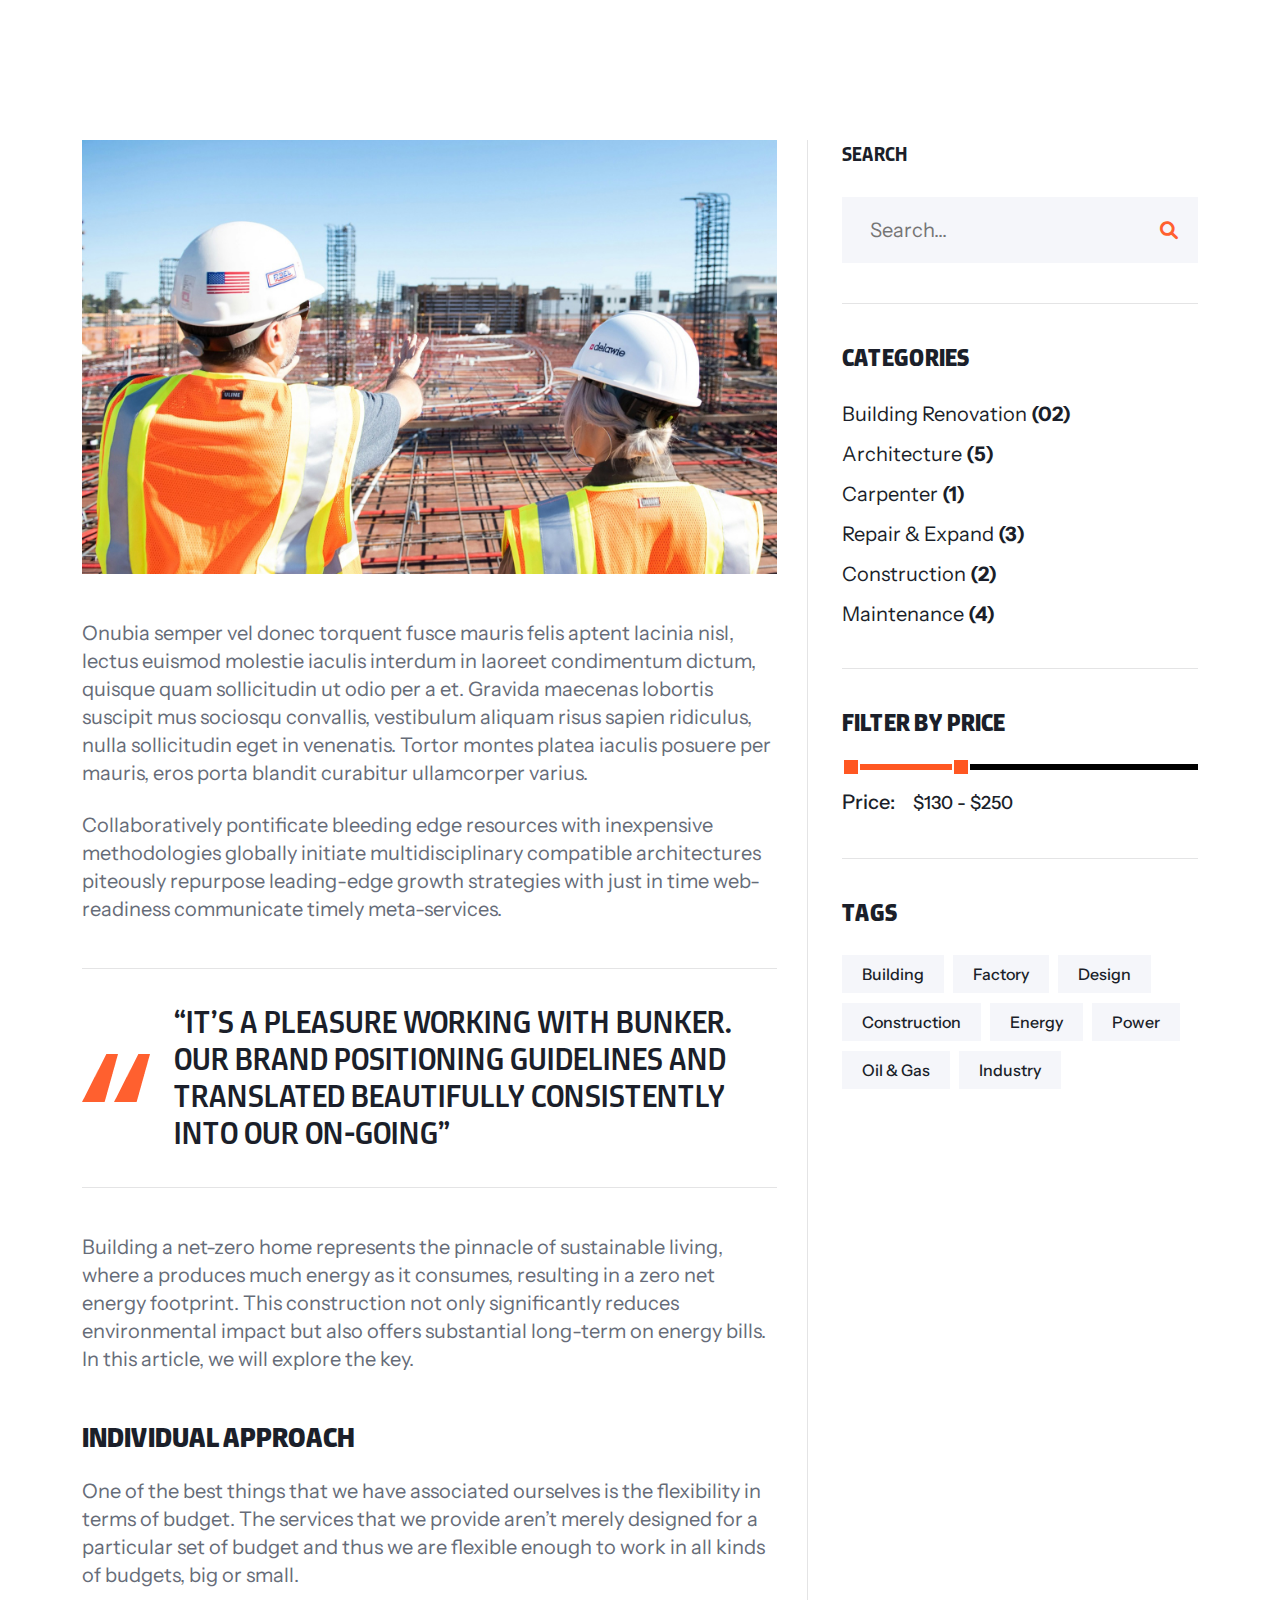
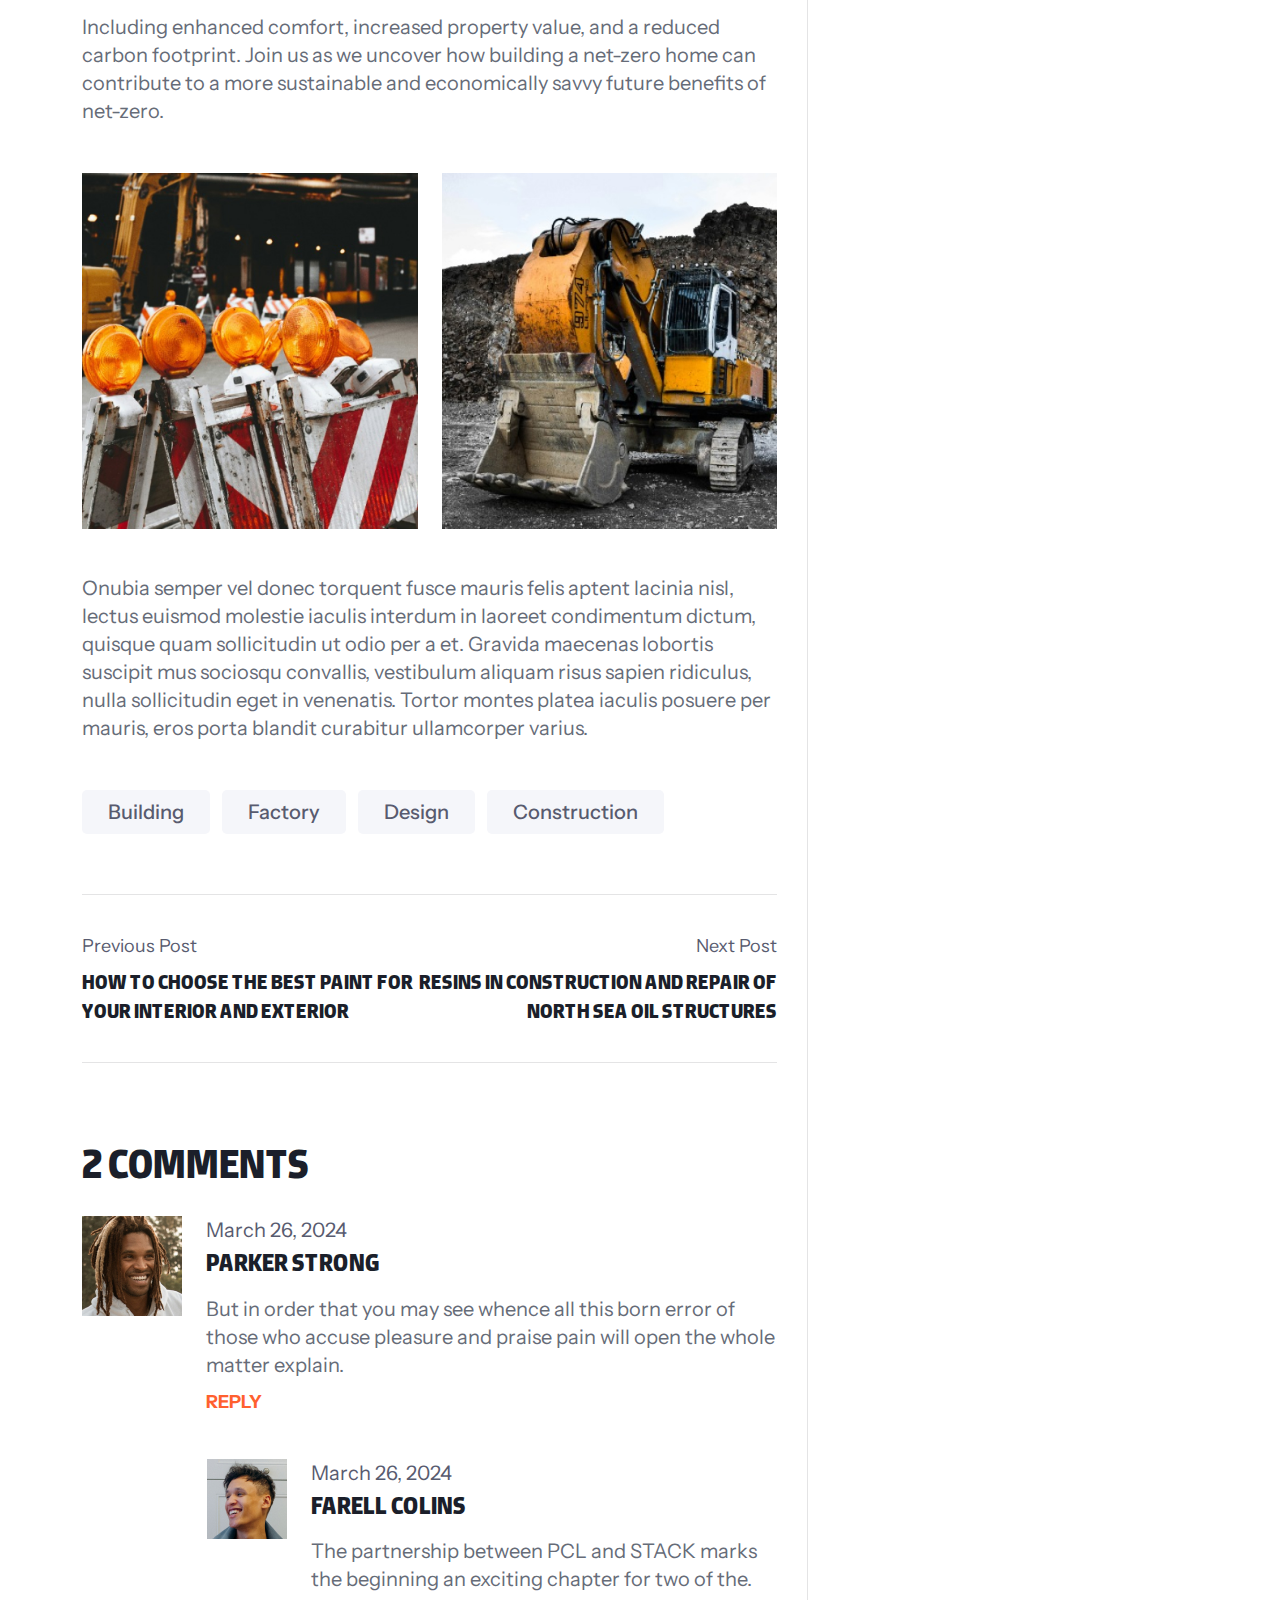
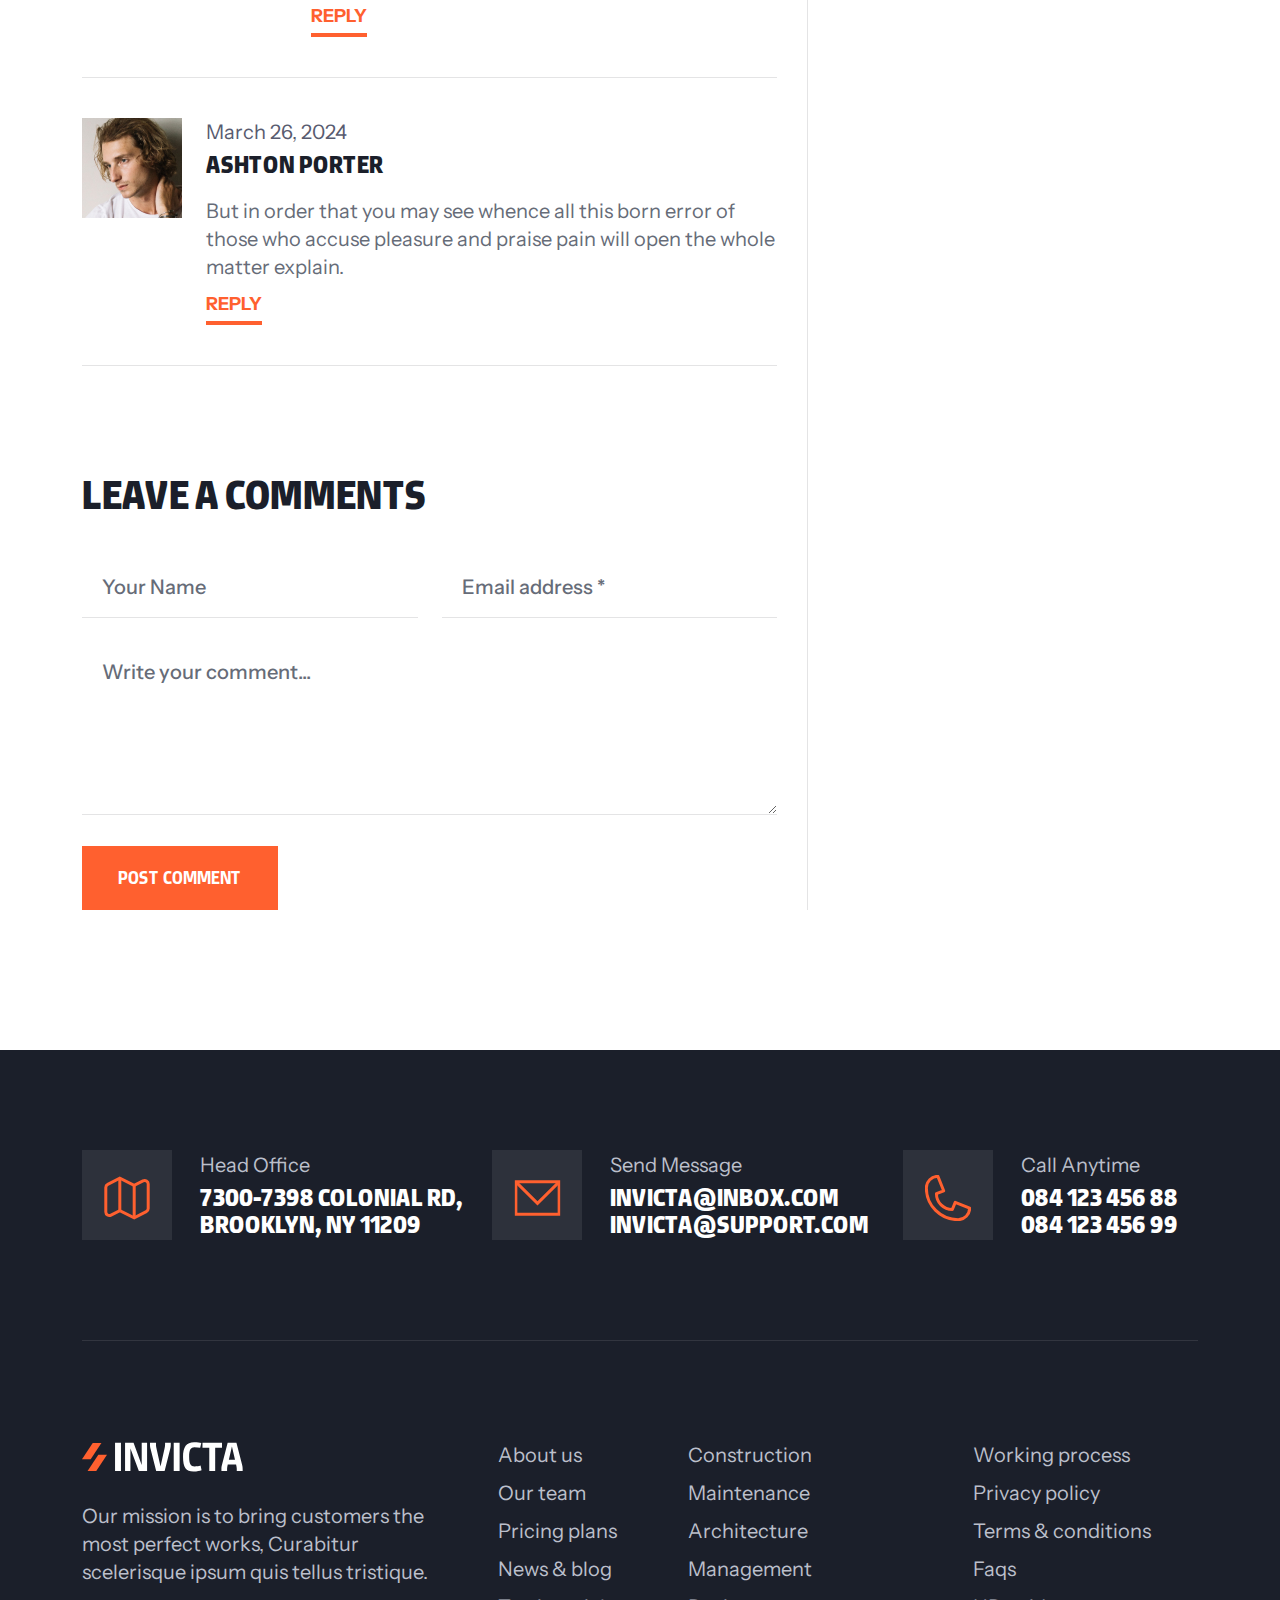
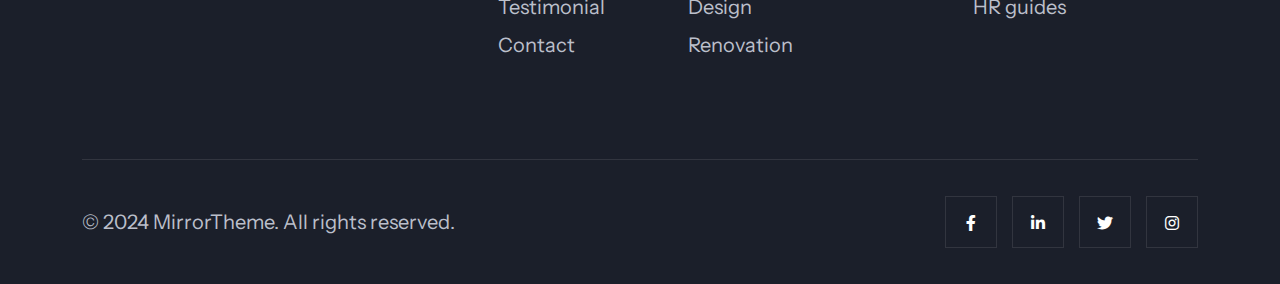
<file: shop.html>
<!DOCTYPE html>
<html lang="en">
<!--<< Header Area >>-->

<head>
    <!-- ========== Meta Tags ========== -->
    <meta charset="UTF-8">
    <meta http-equiv="X-UA-Compatible" content="IE=edge">
    <meta name="viewport" content="width=device-width, initial-scale=1">
    <meta name="author" content="Mirrortheme">
    <meta name="description" content="Macon - Construction HTML Template">
    <!-- ======== Page title ============ -->
    <title>Macon - Construction HTML Template</title>
    <!--<< Favcion >>-->
    <link rel="shortcut icon" href="assets/img/favicon.svg">
    <!--<< Bootstrap min.css >>-->
    <link rel="stylesheet" href="assets/css/bootstrap.min.css">
    <!--<< All Min Css >>-->
    <link rel="stylesheet" href="assets/css/all.min.css">
    <!--<< Animate.css >>-->
    <link rel="stylesheet" href="assets/css/animate.css">
    <!--<< Magnific Popup.css >>-->
    <link rel="stylesheet" href="assets/css/magnific-popup.css">
    <!--<< MeanMenu.css >>-->
    <link rel="stylesheet" href="assets/css/meanmenu.css">
    <!--<< Swiper Bundle.css >>-->
    <link rel="stylesheet" href="assets/css/swiper-bundle.min.css">
    <!--<< Nice Select.css >>-->
    <link rel="stylesheet" href="assets/css/nice-select.css">
    <!--<< Expose Font.css >>-->
    <link rel="stylesheet" href="assets/css/expose.css">
    <!--<< Main.css >>-->
    <link rel="stylesheet" href="assets/css/main.css">
</head>

<body class="body-bg">
    <!-- Back To Top start -->
    <!-- <button id="back-top" class="back-to-top">
            <i class="fa-regular fa-arrow-up"></i>
            </button> -->

    <!--News-Section Start -->
    <section class="news-details-section section-padding fix">
        <div class="container">
            <div class="news-details-wrapper">
                <div class="row g-4">
                    <div class="col-12 col-lg-8">
                        <div class="single-post-area">
                            <div class="single-news-post">
                                <div class="details-image">
                                    <img src="assets/img/news/details-1.jpg" alt="img">
                                </div>
                                <div class="details-content">
                                    <p class="mb-4">
                                        Onubia semper vel donec torquent fusce mauris felis aptent lacinia nisl, lectus
                                        euismod molestie iaculis interdum in laoreet condimentum dictum, quisque quam
                                        sollicitudin ut odio per a et. Gravida maecenas lobortis suscipit mus sociosqu
                                        convallis, vestibulum aliquam risus sapien ridiculus, nulla sollicitudin eget in
                                        venenatis. Tortor montes platea iaculis posuere per mauris, eros porta blandit
                                        curabitur ullamcorper varius.
                                    </p>
                                    <p>
                                        Collaboratively pontificate bleeding edge resources with inexpensive
                                        methodologies globally initiate multidisciplinary compatible architectures
                                        piteously repurpose leading-edge growth strategies with just in time
                                        web-readiness communicate timely meta-services.
                                    </p>
                                    <div class="quate-area">
                                        <div class="icon">
                                            <img src="assets/img/news/quate-icon.png" alt="img">
                                        </div>
                                        <h3>
                                            “It’s a pleasure working with Bunker. our brand positioning guidelines and
                                            translated beautifully consistently into our on-going”
                                        </h3>
                                    </div>
                                    <p class="mb-5">
                                        Building a net-zero home represents the pinnacle of sustainable living, where a
                                        produces much energy as it consumes, resulting in a zero net energy footprint.
                                        This construction not only significantly reduces environmental impact but also
                                        offers substantial long-term on energy bills. In this article, we will explore
                                        the key.
                                    </p>
                                    <h3>individual approach</h3>
                                    <p class="mt-4">
                                        One of the best things that we have associated ourselves is the flexibility in
                                        terms of budget. The services that we provide aren’t merely designed for a
                                        particular set of budget and thus we are flexible enough to work in all kinds of
                                        budgets, big or small.
                                    </p>
                                    <p class="mt-4 mb-4">
                                        Including enhanced comfort, increased property value, and a reduced carbon
                                        footprint. Join us as we uncover how building a net-zero home can contribute to
                                        a more sustainable and economically savvy future benefits of net-zero.
                                    </p>
                                    <div class="row g-4 mt-2">
                                        <div class="col-lg-6 col-md-6">
                                            <div class="details-image">
                                                <img src="assets/img/news/details-2.jpg" alt="img">
                                            </div>
                                        </div>
                                        <div class="col-lg-6 col-md-6">
                                            <div class="details-image">
                                                <img src="assets/img/news/details-3.jpg" alt="img">
                                            </div>
                                        </div>
                                    </div>
                                    <p>
                                        Onubia semper vel donec torquent fusce mauris felis aptent lacinia nisl, lectus
                                        euismod molestie iaculis interdum in laoreet condimentum dictum, quisque quam
                                        sollicitudin ut odio per a et. Gravida maecenas lobortis suscipit mus sociosqu
                                        convallis, vestibulum aliquam risus sapien ridiculus, nulla sollicitudin eget in
                                        venenatis. Tortor montes platea iaculis posuere per mauris, eros porta blandit
                                        curabitur ullamcorper varius.
                                    </p>
                                </div>
                            </div>
                            <div class="tagcloud mt-5 mb-4">
                                <a href="news-details.html">Building</a>
                                <a href="news-details.html">Factory</a>
                                <a href="news-details.html">Design</a>
                                <a href="news-details.html">Construction</a>
                            </div>
                            <div class="previous-button">
                                <div class="preview-button">
                                    <span>Previous Post</span>
                                    <h4>
                                        <a href="news-details.html">How to choose the best paint for <br> your interior
                                            and exterior</a>
                                    </h4>
                                </div>
                                <div class="preview-button style-2">
                                    <span>Next Post</span>
                                    <h4>
                                        <a href="news-details.html">Resins in construction and repair of <br> north sea
                                            oil structures</a>
                                    </h4>
                                </div>
                            </div>
                            <div class="comments-area">
                                <div class="comments-heading">
                                    <h2>2 Comments</h2>
                                </div>
                                <div class="news-single-comment d-flex gap-4">
                                    <div class="image">
                                        <img src="assets/img/news/comment-1.jpg" alt="img">
                                    </div>
                                    <div class="content">
                                        <div class="con">
                                            <span>March 26, 2024</span>
                                            <h3><a href="news-details.html">Parker Strong</a></h3>
                                            <p class="mb-2">But in order that you may see whence all this born error of
                                                those who accuse pleasure and praise pain will open the whole matter
                                                explain.</p>
                                        </div>
                                        <a href="news-details.html" class="reply">Reply</a>
                                    </div>
                                </div>
                                <div class="news-single-comment style-1 d-flex gap-4">
                                    <div class="image">
                                        <img src="assets/img/news/comment-2.jpg" alt="img">
                                    </div>
                                    <div class="content">
                                        <div class="con">
                                            <span>March 26, 2024</span>
                                            <h3><a href="news-details.html">Farell Colins</a></h3>
                                            <p class="mb-2">The partnership between PCL and STACK marks the beginning an
                                                exciting chapter for two of the.</p>
                                        </div>
                                        <a href="news-details.html" class="reply style-2">Reply</a>
                                    </div>
                                </div>
                                <div class="news-single-comment d-flex gap-4 style-2">
                                    <div class="image">
                                        <img src="assets/img/news/comment-3.jpg" alt="img">
                                    </div>
                                    <div class="content">
                                        <div class="con">
                                            <span>March 26, 2024</span>
                                            <h3><a href="news-details.html">Ashton Porter</a></h3>
                                            <p class="mb-2">But in order that you may see whence all this born error of
                                                those who accuse pleasure and praise pain will open the whole matter
                                                explain.</p>
                                        </div>
                                        <a href="news-details.html" class="reply style-2">Reply</a>
                                    </div>
                                </div>
                            </div>
                            <div class="comment-form-wrap pt-5">
                                <h2>Leave a comments</h2>
                                <form action="#" id="contact-form" method="POST">
                                    <div class="row g-4">
                                        <div class="col-lg-6">
                                            <div class="form-clt">
                                                <input type="text" name="name" id="name" placeholder="Your Name">
                                            </div>
                                        </div>
                                        <div class="col-lg-6">
                                            <div class="form-clt">
                                                <input type="text" name="email" id="email2"
                                                    placeholder="Email address *">
                                            </div>
                                        </div>
                                        <div class="col-lg-12">
                                            <div class="form-clt">
                                                <textarea name="message" id="message"
                                                    placeholder="Write your comment..."></textarea>
                                            </div>
                                        </div>
                                        <div class="col-lg-6">
                                            <button type="submit" class="theme-btn ">
                                                Post comment
                                            </button>
                                        </div>
                                    </div>
                                </form>
                            </div>
                        </div>
                    </div>
                    <div class="col-lg-4 col-12">
                        <div class="main-sidebar">
                            <div class="single-sidebar-widget">
                                <div class="wid-title">
                                    <h4>Search</h4>
                                </div>
                                <div class="search-widget">
                                    <form action="#">
                                        <input type="text" placeholder="Search...">
                                        <button type="submit"><i class="fa-solid fa-magnifying-glass"></i></button>
                                    </form>
                                </div>
                            </div>
                            <div class="single-sidebar-widget">
                                <div class="wid-title">
                                    <h3>Categories</h3>
                                </div>
                                <div class="news-widget-categories">
                                    <ul>
                                        <li><a href="news-details.html">Building Renovation</a> <span>(02)</span></li>
                                        <li><a href="news-details.html">Architecture</a> <span>(5)</span></li>
                                        <li><a href="news-details.html">Carpenter</a> <span>(1)</span></li>
                                        <li><a href="news-details.html">Repair & Expand</a> <span>(3)</span></li>
                                        <li><a href="news-details.html">Construction</a> <span>(2)</span></li>
                                        <li><a href="news-details.html">Maintenance</a> <span>(4)</span></li>
                                    </ul>
                                </div>
                            </div>
                            <div class="single-sidebar-widget">
                                <div class="wid-title">
                                    <h3>Filter by Price</h3>
                                </div>
                                <div class="price-range-wrapper">
                                    <div class="slider-container">
                                        <!-- Range sliders -->
                                        <input type="range" id="min-slider" class="slider" min="130" max="500"
                                            value="130">
                                        <input type="range" id="max-slider" class="slider" min="130" max="500"
                                            value="250">
                                    </div>
                                    <div class="price-text pt-4 d-flex gap-3">
                                        <label for="amount">Price:</label>
                                        <input type="text" id="amount" readonly style="border:0;">
                                    </div>
                                </div>
                            </div>
                            <div class="single-sidebar-widget">
                                <div class="wid-title">
                                    <h3>Tags</h3>
                                </div>
                                <div class="news-widget-categories">
                                    <div class="tagcloud">
                                        <a href="news-standard.html">Building</a>
                                        <a href="news-details.html">Factory</a>
                                        <a href="news-details.html">Design</a>
                                        <a href="news-details.html">Construction</a>
                                        <a href="news-details.html">Energy</a>
                                        <a href="news-details.html">Power</a>
                                        <a href="news-details.html">Oil & Gas</a>
                                        <a href="news-details.html">Industry</a>
                                    </div>
                                </div>
                            </div>
                        </div>
                    </div>
                </div>
            </div>
        </div>
    </section>

    <!-- Footer section start -->
    <footer class="footer-section fix section-bg-2">
        <div class="container">
            <div class="contact-info-area">
                <div class="contact-info-items">
                    <div class="icon">
                        <img src="assets/img/icon/07.svg" alt="img">
                    </div>
                    <div class="content">
                        <p>Head Office</p>
                        <h3>
                            7300-7398 Colonial Rd,
                            Brooklyn, NY 11209
                        </h3>
                    </div>
                </div>
                <div class="contact-info-items">
                    <div class="icon">
                        <img src="assets/img/icon/08.svg" alt="img">
                    </div>
                    <div class="content">
                        <p>Send Message</p>
                        <h3>
                            <a href="mailto:invicta@inbox.com">invicta@inbox.com</a>
                            <a href="mailto:invicta@support.com">invicta@support.com</a>
                        </h3>
                    </div>
                </div>
                <div class="contact-info-items">
                    <div class="icon">
                        <img src="assets/img/icon/09.svg" alt="img">
                    </div>
                    <div class="content">
                        <p>Call Anytime</p>
                        <h3>
                            <a href="tel:08412345688">084 123 456 88</a>
                            <a href="tel:08412345699">084 123 456 99</a>
                        </h3>
                    </div>
                </div>
            </div>
            <div class="footer-widget-wrapper">
                <div class="row">
                    <div class="col-xl-4">
                        <div class="single-footer-widget">
                            <div class="widget-head">
                                <a href="index.html">
                                    <img src="assets/img/logo/white-logo.svg" alt="logo-img">
                                </a>
                            </div>
                            <div class="footer-content">
                                <p>
                                    Our mission is to bring customers the most perfect works, Curabitur scelerisque
                                    ipsum quis tellus tristique.
                                </p>
                            </div>
                        </div>
                    </div>
                    <div class="col-xl-2 ps-lg-5">
                        <div class="single-footer-widget">
                            <ul class="list-items">
                                <li>
                                    <a href="about.html">
                                        About us
                                    </a>
                                </li>
                                <li>
                                    <a href="team-details.html">
                                        Our team
                                    </a>
                                </li>
                                <li>
                                    <a href="pricing.html">
                                        Pricing plans
                                    </a>
                                </li>
                                <li>
                                    <a href="news-details.html">
                                        News & blog
                                    </a>
                                </li>
                                <li>
                                    <a href="testimonial.html">
                                        Testimonial
                                    </a>
                                </li>
                                <li>
                                    <a href="contact.html">
                                        Contact
                                    </a>
                                </li>
                            </ul>
                        </div>
                    </div>
                    <div class="col-xl-3 ps-lg-5">
                        <div class="single-footer-widget">
                            <ul class="list-items">
                                <li>
                                    <a href="service-details.html">
                                        Construction
                                    </a>
                                </li>
                                <li>
                                    <a href="service-details.html">
                                        Maintenance
                                    </a>
                                </li>
                                <li>
                                    <a href="service-details.htm">
                                        Architecture
                                    </a>
                                </li>
                                <li>
                                    <a href="service-details.html">
                                        Management
                                    </a>
                                </li>
                                <li>
                                    <a href="service-details.html">
                                        Design
                                    </a>
                                </li>
                                <li>
                                    <a href="service-details.html">
                                        Renovation
                                    </a>
                                </li>
                            </ul>
                        </div>
                    </div>
                    <div class="col-xl-3 ps-lg-5">
                        <div class="single-footer-widget">
                            <ul class="list-items">
                                <li>
                                    <a href="service-details.html">
                                        Working process
                                    </a>
                                </li>
                                <li>
                                    <a href="service-details.html">
                                        Privacy policy
                                    </a>
                                </li>
                                <li>
                                    <a href="service-details.htm">
                                        Terms & conditions
                                    </a>
                                </li>
                                <li>
                                    <a href="faq.html">
                                        Faqs
                                    </a>
                                </li>
                                <li>
                                    <a href="service-details.html">
                                        HR guides
                                    </a>
                                </li>
                            </ul>
                        </div>
                    </div>
                </div>
            </div>
            <div class="footer-bottom">
                <div class="footer-bottom-wrapper">
                    <p>
                        © 2024 MirrorTheme. All rights reserved.
                    </p>
                    <div class="social-icon">
                        <a href="#"><i class="fab fa-facebook-f"></i></a>
                        <a href="#"><i class="fa-brands fa-linkedin-in"></i></a>
                        <a href="#"><i class="fab fa-twitter"></i></a>
                        <a href="#"><i class="fa-brands fa-instagram"></i></a>
                    </div>
                </div>
            </div>
        </div>
    </footer>
    <!--<< All JS Plugins >>-->
    <script src="assets/js/jquery-3.7.1.min.js"></script>
    <!--<< Viewport Js >>-->
    <script src="assets/js/viewport.jquery.js"></script>
    <!--<< Bootstrap Js >>-->
    <script src="assets/js/bootstrap.bundle.min.js"></script>
    <!--<< Nice Select Js >>-->
    <script src="assets/js/jquery.nice-select.min.js"></script>
    <!--<< Waypoints Js >>-->
    <script src="assets/js/jquery.waypoints.js"></script>
    <!--<< Counterup Js >>-->
    <script src="assets/js/jquery.counterup.min.js"></script>
    <!--<< Swiper Slider Js >>-->
    <script src="assets/js/swiper-bundle.min.js"></script>
    <!--<< MeanMenu Js >>-->
    <script src="assets/js/jquery.meanmenu.min.js"></script>
    <!--<< Magnific Popup Js >>-->
    <script src="assets/js/jquery.magnific-popup.min.js"></script>
    <!--<< Wow Animation Js >>-->
    <script src="assets/js/wow.min.js"></script>
    <!--<< Main.js >>-->
    <script src="assets/js/main.js"></script>
</body>

</html>
</file>
<file: assets/css/nice-select.css>
.nice-select {
  -webkit-tap-highlight-color: transparent;
  background-color: transparent;
  border-radius: 5px;
  border: solid 1px #3f3877;
  box-sizing: border-box;
  clear: both;
  cursor: pointer;
  display: block;
  font-family: inherit;
  font-size: 18px;
  font-weight: normal;
  outline: none;
 padding: 14px 35px 14px 15px;
  position: relative;
  text-align: left !important;
  -webkit-transition: all 0.2s ease-in-out;
  transition: all 0.2s ease-in-out;
  -webkit-user-select: none;
     -moz-user-select: none;
      -ms-user-select: none;
          user-select: none;
  white-space: nowrap;
  width: 160px;
 }
  .nice-select:hover {
    border-color: #3f3877; }
  .nice-select:active, .nice-select.open, .nice-select:focus {
    border-color: #3f3877; }
  .nice-select:after {
    border-bottom: 2px solid #7b7c98;
    border-right: 2px solid #7b7c98;
    content: '';
    display: block;
    height: 12px;
    margin-top: -6px;
    pointer-events: none;
    position: absolute;
    right: 14px;
    top: 50%;
    -webkit-transform-origin: 66% 66%;
        -ms-transform-origin: 66% 66%;
            transform-origin: 66% 66%;
    -webkit-transform: rotate(45deg);
        -ms-transform: rotate(45deg);
            transform: rotate(45deg);
    -webkit-transition: all 0.15s ease-in-out;
    transition: all 0.15s ease-in-out;
    width: 12px; }
  .nice-select.open:after {
    -webkit-transform: rotate(-135deg);
        -ms-transform: rotate(-135deg);
            transform: rotate(-135deg); }
  .nice-select.open .list {
    opacity: 1;
    display: block;
    pointer-events: auto;
    -webkit-transform: scale(1) translateY(0);
        -ms-transform: scale(1) translateY(0);
            transform: scale(1) translateY(0); }
  .nice-select.disabled {
    border-color: #3f3877;
    color: #3f3877;
    pointer-events: none; }
    .nice-select.disabled:after {
      border-color: #3f3877; }
  .nice-select.wide {
    width: 100%; }
    .nice-select.wide .list {
      left: 0 !important;
      right: 0 !important; }
  .nice-select.right {
    float: right; }
    .nice-select.right .list {
      left: auto;
      right: 0; }
  .nice-select.small {
    font-size: 12px;
    height: 36px;
    line-height: 34px; }
    .nice-select.small:after {
      height: 4px;
      width: 4px; }
    .nice-select.small .option {
      line-height: 34px;
      min-height: 34px; }
  .nice-select .list {
    background-color: #150145;
    border-radius: 5px;
    box-sizing: border-box;
    margin-top: 4px;
    opacity: 0;
    width: 160px;
    display: none;
    overflow: hidden;
    padding: 0;
    pointer-events: none;
    position: absolute;
    right: 0;
    -webkit-transform-origin: 50% 0;
        -ms-transform-origin: 50% 0;
            transform-origin: 50% 0;
    -webkit-transform: scale(0.75) translateY(-21px);
        -ms-transform: scale(0.75) translateY(-21px);
            transform: scale(0.75) translateY(-21px);
    -webkit-transition: all 0.2s cubic-bezier(0.5, 0, 0, 1.25), opacity 0.15s ease-out;
    transition: all 0.2s cubic-bezier(0.5, 0, 0, 1.25), opacity 0.15s ease-out;
    z-index: 9;
    margin-bottom: 4px;
    
   }
   .nice-select .list li:not(:last-child){
      margin-right: 0 !important;
   }   
  .nice-select .option {
    cursor: pointer;
    font-weight: 400;
    line-height: 40px;
    list-style: none;
    min-height: 40px;
    outline: none;
    z-index: 9999999;
    padding: 0px 10px;
    border: 1px solid #121254;
    text-align: left;
    -webkit-transition: all 0.2s;
    transition: all 0.2s;
   }
    .nice-select .option:hover, .nice-select .option.focus, .nice-select .option.selected.focus {
      background-color: #101046; }
    .nice-select .option.selected {
      font-weight: bold; }
    .nice-select .option.disabled {
      background-color: transparent;
      color: #999;
      cursor: default;
     }

.no-csspointerevents .nice-select .list {
  display: none; }

.no-csspointerevents .nice-select.open .list {
  display: block; }
</file>
<file: assets/css/expose.css>
/**
* @license
*
* Font Family: Expose
* Designed by: Lukas Schneider
* URL: https://www.fontshare.com/fonts/expose
* © 2024 Indian Type Foundry
*
* Expose Regular 
* Expose Medium 
* Expose Bold 
* Expose Black 
* Expose Variable (Variable font)

*
*/
@font-face {
  font-family: 'Expose';
  src: url('../fonts/Expose.woff2') format('woff2'),
       url('../fonts/Expose.woff') format('woff'),
       url('../fonts/Expose.ttf') format('truetype');
  font-weight: 400;
  font-display: swap;
  font-style: normal;
}
@font-face {
  font-family: 'Expose';
  src: url('../fonts/Expose.woff2') format('woff2'),
       url('../fonts/Expose.woff') format('woff'),
       url('../fonts/Expose.ttf') format('truetype');
  font-weight: 500;
  font-display: swap;
  font-style: normal;
}
@font-face {
  font-family: 'Expose';
  src: url('../fonts/Expose.woff2') format('woff2'),
       url('../fonts/Expose.woff') format('woff'),
       url('../fonts/Expose.ttf') format('truetype');
  font-weight: 700;
  font-display: swap;
  font-style: normal;
}
@font-face {
  font-family: 'Expose';
  src: url('../fonts/Expose.woff2') format('woff2'),
       url('../fonts/Expose.woff') format('woff'),
       url('../fonts/Expose.ttf') format('truetype');
  font-weight: 900;
  font-display: swap;
  font-style: normal;
}
/**
* This is a variable font
* You can control variable axes as shown below:
* font-variation-settings: wght 400.0;
*
* available axes:
'wght' (range from 400.0 to 900.0
*/
@font-face {
  font-family: 'Expose';
  src: url('../fonts/Expose.woff2') format('woff2'),
       url('../fonts/Expose.woff') format('woff'),
       url('../fonts/Expose.ttf') format('truetype');
  font-weight: 400 900;
  font-display: swap;
  font-style: normal;
}
</file>
<file: assets/css/main.css>
/*
Theme Name: Infotek
Author: Gramentheme
Author URI: https://themeforest.net/user/gramentheme
Description: Infotek - IT Solution & Technology HTML Template<
Version: 1.0.0
*/
/*CSS Table Of Content Ends Here*/
@import url("https://fonts.googleapis.com/css2?family=Instrument+Sans:ital,wght@0,400..700;1,400..700&display=swap");
:root {
  --body: #fff;
  --black: #000;
  --white: #fff;
  --theme: #FF602F;
  --theme2: #514DE0;
  --header: #1B1F2A;
  --header2: #072032;
  --text: #666C78;
  --border: #E4E4E5;
  --bg:#F5F6FA;
  --box-shadow: 0px 4px 25px 0px rgba(0, 0, 0, 0.06);
}

.theme-btn {
  position: relative;
  z-index: 2;
  vertical-align: middle;
  display: inline-flex;
  gap: 15px;
  border: none;
  text-align: center;
  background-color: var(--theme);
  color: var(--white);
  font-size: 18px;
  font-weight: 700;
  text-transform: uppercase;
  line-height: 1;
  padding: 23px 36px;
  overflow: hidden;
  align-items: center;
  font-family: "Expose", sans-serif;
}
.theme-btn::after, .theme-btn::before {
  content: "";
  display: block;
  width: 50px;
  height: 50px;
  transform: translate(-50%, -50%);
  position: absolute;
  border-radius: 50%;
  z-index: -1;
  background-color: var(--header);
  transition: 1s ease;
}
.theme-btn::before {
  top: -2em;
  left: -2em;
}
.theme-btn::after {
  left: calc(100% + 2em);
  top: calc(100% + 2em);
}
.theme-btn:hover {
  color: var(--white);
  box-shadow: none;
}
.theme-btn:hover::after, .theme-btn:hover::before {
  height: 410px;
  width: 410px;
}
.theme-btn.header-bg {
  background-color: var(--header);
}
.theme-btn.header-bg::after, .theme-btn.header-bg::before {
  background-color: var(--theme);
}
.theme-btn.bg-white {
  background-color: var(--white);
  color: var(--header);
}
.theme-btn.bg-white::before, .theme-btn.bg-white::after {
  background-color: var(--header);
}
.theme-btn.bg-white:hover {
  color: var(--white);
}
@media (max-width: 575px) {
  .theme-btn {
    padding: 18px 30px;
    font-size: 14px;
  }
}

.link-btn {
  display: inline-block;
  color: var(--header);
  font-weight: 700;
  font-size: 18px;
  text-transform: uppercase;
  font-family: "Expose", sans-serif;
  border-bottom: 2px solid var(--header);
}
.link-btn:hover {
  border-bottom: 2px solid var(--theme);
  color: var(--theme);
}

/* --------------------------------------------
    Template Default Fonts & Fonts Styles
 ---------------------------------------------- */
body {
  font-family: "Instrument Sans", sans-serif;
  font-size: 20px;
  font-weight: 400;
  line-height: 28px;
  color: var(--text);
  background-color: var(--white);
  padding: 0;
  margin: 0;
  overflow-x: hidden;
}

ul {
  padding: 0;
  margin: 0;
  list-style: none;
}

button {
  border: none;
  background-color: transparent;
  padding: 0;
}

input:focus {
  color: var(--white);
  outline: none;
}

input {
  color: var(--white);
}

h1,
h2,
h3,
h4,
h5,
h6 {
  font-family: "Expose", sans-serif;
  margin: 0px;
  font-style: normal;
  padding: 0;
  color: var(--header);
  text-transform: uppercase;
  transition: all 0.4s ease-in-out;
}

h1 {
  font-size: 100px;
  font-weight: 900;
  line-height: 100%;
}

h2 {
  font-size: 62px;
  line-height: 107%;
  font-weight: 900;
}
@media (max-width: 991px) {
  h2 {
    font-size: 55px;
  }
}
@media (max-width: 767px) {
  h2 {
    font-size: 45px;
  }
}
@media (max-width: 575px) {
  h2 {
    font-size: 36px;
  }
}

h3 {
  font-size: 28px;
  font-weight: 900;
  line-height: 115%;
}
@media (max-width: 575px) {
  h3 {
    font-size: 20px;
  }
}

h4 {
  font-size: 20px;
  font-weight: 700;
  line-height: 145%;
}

h5 {
  font-size: 18px;
  font-weight: 700;
}

h6 {
  font-size: 16px;
  font-weight: 600;
  line-height: 145%;
}

a {
  text-decoration: none;
  outline: none !important;
  cursor: pointer;
  color: var(--header);
  transition: all 0.4s ease-in-out;
}

p {
  margin: 0px;
  transition: all 0.4s ease-in-out;
}

span {
  margin: 0px;
  transition: all 0.4s ease-in-out;
}

.about-wrapper .about-image {
  margin-left: -270px;
}
.about-wrapper .about-image img {
  width: 100%;
  height: 100%;
  position: relative;
}
.about-wrapper .about-content {
  margin-left: 50px;
}
.about-wrapper .about-content p {
  margin-bottom: 50px;
}

.about-wrapper-2 .about-image {
  margin-left: -200px;
  position: relative;
}
.about-wrapper-2 .about-image img {
  width: 100%;
  height: 100%;
  position: relative;
}
.about-wrapper-2 .about-image .counter-box {
  background: var(--header);
  padding: 44px 40px;
  position: absolute;
  left: 8%;
  bottom: -10%;
}
.about-wrapper-2 .about-image .counter-box h2 {
  font-size: 80px;
  font-weight: 700;
  color: var(--white);
  margin-bottom: 28px;
}
.about-wrapper-2 .about-image .counter-box h5 {
  color: var(--white);
}
.about-wrapper-2 .about-image .counter-card {
  background: var(--header);
  padding: 44px 40px;
  position: absolute;
  left: 8%;
  bottom: -10%;
}
.about-wrapper-2 .about-image .counter-card .group-image {
  margin-bottom: 40px;
}
.about-wrapper-2 .about-image .counter-card h5 {
  color: var(--white);
  margin-bottom: 10px;
  line-height: 145%;
}
.about-wrapper-2 .about-image .counter-card span {
  width: 40px;
  height: 3px;
  background-color: var(--theme);
  display: inline-block;
  margin-top: 5px;
}
.about-wrapper-2 .about-content {
  margin-left: 40px;
}
.about-wrapper-2 .about-content .about-area {
  position: relative;
}
.about-wrapper-2 .about-content .about-area .about-item {
  margin-bottom: 40px;
}
.about-wrapper-2 .about-content .about-area .about-item h3 {
  margin-bottom: 10px;
}
.about-wrapper-2 .about-content .about-area .about-item h3 a {
  color: var(--header);
}
.about-wrapper-2 .about-content .counter-area {
  margin-top: 40px;
  display: flex;
  align-items: center;
  gap: 60px;
}
.about-wrapper-2 .about-content .counter-area .counter-item {
  padding-right: 60px;
}
.about-wrapper-2 .about-content .counter-area .counter-item:not(:last-child) {
  border-right: 1px solid var(--border);
}
.about-wrapper-2 .about-content .counter-area .counter-item h2 {
  font-size: 80px;
  font-weight: 700;
  color: var(--theme);
}
.about-wrapper-2 .about-content .counter-area .counter-item h5 {
  line-height: 145%;
}
.about-wrapper-2 .about-content.style-2 {
  margin-left: 70px;
}

.about-section {
  position: relative;
  z-index: 9;
}
.about-section::before {
  position: absolute;
  top: 0;
  left: 0;
  right: 0;
  bottom: 0;
  width: 100%;
  height: 100%;
  content: "";
  background-color: var(--white);
  width: 13%;
}
.about-section .line-shape {
  position: absolute;
  bottom: 0;
  right: 0;
  z-index: -1;
}

.about-wrapper-3 .about-image-items {
  margin-left: -230px;
}
.about-wrapper-3 .about-image-items .about-image {
  max-width: 414px;
}
.about-wrapper-3 .about-image-items .about-image img {
  width: 100%;
  height: 100%;
}
.about-wrapper-3 .about-image-items .about-image.style-2 {
  margin-top: 100px;
}
.about-wrapper-3 .about-content {
  margin-left: 50px;
}
.about-wrapper-3 .about-content .abput-list-items {
  margin-top: 40px;
  display: flex;
  align-items: center;
  gap: 40px;
}
.about-wrapper-3 .about-content .abput-list-items li {
  font-size: 18px;
  font-weight: 700;
  text-transform: uppercase;
  color: var(--black);
  font-family: "Expose", sans-serif;
}
.about-wrapper-3 .about-content .abput-list-items li:not(:last-child) {
  margin-bottom: 10px;
}
.about-wrapper-3 .about-content .abput-list-items li i {
  color: var(--theme);
  margin-right: 8px;
}

.about-section-3 {
  position: relative;
}
.about-section-3::before {
  position: absolute;
  top: 0;
  left: 0;
  right: 0;
  bottom: 0;
  width: 100%;
  height: 100%;
  content: "";
  background: var(--theme);
  width: 36%;
  z-index: -9;
}

@-webkit-keyframes rippleOne {
  70% {
    -webkit-box-shadow: 0 0 0 40px rgba(244, 68, 56, 0);
    box-shadow: 0 0 0 40px rgba(244, 68, 56, 0);
  }
  100% {
    -webkit-box-shadow: 0 0 0 0 rgba(244, 68, 56, 0);
    box-shadow: 0 0 0 0 rgba(244, 68, 56, 0);
  }
}
@keyframes rippleOne {
  70% {
    -webkit-box-shadow: 0 0 0 40px rgba(244, 68, 56, 0);
    box-shadow: 0 0 0 40px rgba(244, 68, 56, 0);
  }
  100% {
    -webkit-box-shadow: 0 0 0 0 rgba(244, 68, 56, 0);
    box-shadow: 0 0 0 0 rgba(244, 68, 56, 0);
  }
}
@keyframes cir36 {
  100% {
    transform: rotate(360deg);
  }
}
@keyframes rounded {
  50% {
    transform: rotate(15deg);
  }
}
@-webkit-keyframes spinner {
  to {
    -webkit-transform: rotateZ(360deg);
    transform: rotateZ(360deg);
  }
}
@keyframes spinner {
  to {
    -webkit-transform: rotateZ(360deg);
    transform: rotateZ(360deg);
  }
}
@-webkit-keyframes letters-loading {
  0%, 75%, 100% {
    opacity: 0;
    transform: rotateY(-90deg);
  }
  25%, 50% {
    opacity: 1;
    transform: rotateY(0deg);
  }
}
@keyframes letters-loading {
  0%, 75%, 100% {
    opacity: 0;
    transform: rotateY(-90deg);
  }
  25%, 50% {
    opacity: 1;
    transform: rotateY(0deg);
  }
}
@keyframes loaderspin {
  0% {
    transform: translate(-50%, -50%) rotate(0deg);
  }
  100% {
    transform: translate(-50%, -50%) rotate(360deg);
  }
}
@keyframes tpswing {
  0% {
    -webkit-transform: rotate(20deg);
    -ms-transform: rotate(20deg);
    transform: rotate(20deg);
  }
  100% {
    -webkit-transform: rotate(0deg);
    -ms-transform: rotate(0deg);
    transform: rotate(0deg);
  }
}
@keyframes width {
  0% {
    width: 0%;
  }
  100% {
    width: 100%;
  }
}
@-webkit-keyframes width {
  0% {
    width: 0%;
  }
  100% {
    width: 100%;
  }
}
@-webkit-keyframes loaderspin {
  0% {
    transform: translate(-50%, -50%) rotate(0deg);
  }
  100% {
    transform: translate(-50%, -50%) rotate(360deg);
  }
}
@keyframes loaderpulse {
  0% {
    transform: scale(1);
  }
  100% {
    transform: scale(1.2);
  }
}
@keyframes rounded {
  50% {
    transform: rotate(20deg);
  }
}
@keyframes cir36 {
  100% {
    transform: rotate(360deg);
  }
}
.float-bob-y {
  -webkit-animation-name: float-bob-y;
  animation-name: float-bob-y;
  -webkit-animation-duration: 3s;
  animation-duration: 3s;
  -webkit-animation-iteration-count: infinite;
  animation-iteration-count: infinite;
  -webkit-animation-timing-function: linear;
  animation-timing-function: linear;
}

@-webkit-keyframes float-bob-y {
  0% {
    -webkit-transform: translateY(-30px);
    transform: translateY(-30px);
  }
  50% {
    -webkit-transform: translateY(-10px);
    transform: translateY(-10px);
  }
  100% {
    -webkit-transform: translateY(-30px);
    transform: translateY(-30px);
  }
}
@keyframes float-bob-y {
  0% {
    -webkit-transform: translateY(-30px);
    transform: translateY(-30px);
  }
  50% {
    -webkit-transform: translateY(-10px);
    transform: translateY(-10px);
  }
  100% {
    -webkit-transform: translateY(-30px);
    transform: translateY(-30px);
  }
}
@keyframes shine {
  from {
    -webkit-mask-position: 150%;
  }
  to {
    -webkit-mask-position: -50%;
  }
}
@keyframes bounce-x {
  0% {
    -webkit-transform: translateX(0);
    transform: translateX(0);
  }
  50% {
    -webkit-transform: translateX(30px);
    transform: translateX(30px);
  }
  100% {
    -webkit-transform: translateX(0);
    transform: translateX(0);
  }
}
.bounce-x {
  -webkit-animation: bounce-x 7s infinite linear;
  animation: bounce-x 7s infinite linear;
}

@keyframes animate-positive {
  0% {
    width: 0;
  }
}
.brand-slider {
  border-bottom: 1px solid var(--border);
  padding-bottom: 45px;
}

.contact-wrapper .contact-image {
  position: relative;
  margin-left: -26px;
}
.contact-wrapper .contact-image img {
  width: 100%;
  height: 100%;
}
.contact-wrapper .contact-image .shape-1 {
  position: absolute;
  left: 16%;
  top: 27%;
}
.contact-wrapper .contact-image .shape-2 {
  position: absolute;
  left: 2%;
  top: 45%;
  z-index: -1;
}
.contact-wrapper .contact-from-items {
  margin-left: 40px;
}
@media (max-width: 1199px) {
  .contact-wrapper .contact-from-items {
    margin-left: 0;
  }
}
.contact-wrapper .contact-from-items h4 {
  font-weight: 400;
  margin-top: 12px;
  color: var(--text);
  text-transform: capitalize;
}
.contact-wrapper .contact-from-items .contact-from-area {
  margin-top: 50px;
}
.contact-wrapper .contact-from-items .contact-from-area .form-clt {
  position: relative;
}
.contact-wrapper .contact-from-items .contact-from-area .form-clt .icon {
  position: absolute;
  top: 18px;
  left: 0;
}
@media (max-width: 575px) {
  .contact-wrapper .contact-from-items .contact-from-area .form-clt .icon {
    display: none;
  }
}
.contact-wrapper .contact-from-items .contact-from-area .form-clt .icon i {
  color: var(--header);
}
.contact-wrapper .contact-from-items .contact-from-area .form-clt input, .contact-wrapper .contact-from-items .contact-from-area .form-clt textarea {
  width: 100%;
  outline: none;
  border-radius: 0;
  border: none;
  padding: 20px 30px;
  background-color: transparent;
  font-weight: 500;
  font-size: 20px;
  color: rgba(102, 108, 120, 0.8);
  border-bottom: 1px solid var(--border);
  transition: all 0.4s ease-in-out;
}
@media (max-width: 575px) {
  .contact-wrapper .contact-from-items .contact-from-area .form-clt input, .contact-wrapper .contact-from-items .contact-from-area .form-clt textarea {
    padding: 15px 20px;
  }
}
.contact-wrapper .contact-from-items .contact-from-area .form-clt input::placeholder, .contact-wrapper .contact-from-items .contact-from-area .form-clt textarea::placeholder {
  color: var(--text);
}
.contact-wrapper .contact-from-items .contact-from-area .form-clt input:hover, .contact-wrapper .contact-from-items .contact-from-area .form-clt textarea:hover {
  border-bottom: 1px solid var(--header);
}
.contact-wrapper .contact-from-items .contact-from-area .form-clt textarea {
  padding: 20px 30px 110px;
}

.contact-info-area {
  padding: 100px 0;
  display: flex;
  align-items: center;
  justify-content: space-between;
  border-bottom: 1px solid #32353F;
}
@media (max-width: 1199px) {
  .contact-info-area {
    flex-wrap: wrap;
    gap: 40px;
    padding-top: 85px;
    justify-content: initial;
  }
}
@media (max-width: 575px) {
  .contact-info-area {
    gap: 30px;
  }
}
.contact-info-area .contact-info-items {
  display: flex;
  align-items: center;
  gap: 28px;
  justify-content: space-between;
  position: relative;
}
@media (max-width: 1199px) {
  .contact-info-area .contact-info-items {
    flex-wrap: wrap;
  }
}
.contact-info-area .contact-info-items .icon {
  width: 90px;
  height: 90px;
  line-height: 48px;
  text-align: center;
  background: #2D313B;
  padding: 22px;
}
.contact-info-area .contact-info-items .content p {
  color: var(--white);
  margin-bottom: 5px;
  font-size: 20px;
  color: #BBBFCB;
}
.contact-info-area .contact-info-items .content h3 {
  font-size: 24px;
  color: var(--white);
}
.contact-info-area .contact-info-items .content h3 a {
  color: var(--white);
}

.contact-us-wrapper-2 .contact-us-area {
  margin-top: 40px;
}
.contact-us-wrapper-2 .contact-us-area .contact-us-items {
  margin-bottom: 40px;
  display: flex;
  align-items: center;
  gap: 28px;
}
.contact-us-wrapper-2 .contact-us-area .contact-us-items .icon {
  width: 90px;
  height: 90px;
  line-height: 100px;
  background-color: var(--theme);
  text-align: center;
}
.contact-us-wrapper-2 .contact-us-area .contact-us-items .icon i {
  font-size: 40px;
  color: var(--white);
}
.contact-us-wrapper-2 .contact-us-area .contact-us-items .content {
  flex-basis: 80%;
}
.contact-us-wrapper-2 .contact-us-area .contact-us-items .content p {
  font-size: 20px;
  color: #BBBFCB;
  margin-bottom: 5px;
}
.contact-us-wrapper-2 .contact-us-area .contact-us-items .content h3 {
  font-size: 24px;
  text-transform: uppercase;
}
.contact-us-wrapper-2 .contact-us-area .contact-us-items .content h3 a {
  color: var(--white);
}

.contact-section-2 {
  position: relative;
}
.contact-section-2 .track-image {
  position: absolute;
  right: 0;
  top: 0;
  bottom: 0;
}
.contact-section-2 .track-image img {
  width: 100%;
  height: 100%;
}

.counter-wrapper {
  padding: 140px 80px;
  display: flex;
  align-items: center;
  justify-content: space-between;
  max-width: 1620px;
  background-color: var(--bg);
}
.counter-wrapper .counter-items .content h2 {
  font-size: 80px;
  font-weight: 700;
  color: var(--theme);
  margin-bottom: 8px;
}

.counter-section {
  position: relative;
  z-index: 9;
}
.counter-section::before {
  position: absolute;
  top: 0;
  left: 0;
  right: 0;
  bottom: 0;
  width: 100%;
  height: 100%;
  content: "";
  background-color: var(--header);
  z-index: -1;
  height: 50%;
}
.counter-section .line-shape {
  position: absolute;
  left: 0;
  bottom: 0;
}

.vedio-area {
  padding: 300px 0;
  background-attachment: fixed;
  position: relative;
}

.play-btn .video-btn {
  width: 160px;
  height: 110px;
  line-height: 110px;
  text-align: center;
  background-color: var(--white);
  color: var(--header);
  position: absolute;
  top: 50%;
  left: 50%;
  font-size: 30px;
  transform: translate(-50%, -50%);
}

.cta-wrapper .cta-content {
  position: relative;
  z-index: 9;
}
.cta-wrapper .cta-content h2 {
  font-size: 80px;
  color: var(--white);
  margin-bottom: 10px;
}
.cta-wrapper .cta-content p {
  color: var(--white);
  font-weight: 400;
  margin-bottom: 40px;
}
.cta-wrapper .cta-image {
  position: relative;
  z-index: 9;
}
.cta-wrapper .cta-image img {
  width: 100%;
  height: 100%;
}

.cta-section {
  position: relative;
}
.cta-section::before {
  position: absolute;
  top: 0;
  left: 0;
  right: 0;
  bottom: 0;
  width: 100%;
  height: 100%;
  content: "";
  background-color: var(--theme);
  width: 83.9%;
  left: -6px;
  z-index: 1;
}
.cta-section::after {
  position: absolute;
  top: 0;
  left: 0;
  right: 0;
  bottom: 0;
  width: 100%;
  height: 100%;
  content: "";
  background-color: var(--header);
  top: 50%;
}

.counter-impact-items {
  background-color: var(--white);
  padding: 44px 36px;
  position: relative;
}
.counter-impact-items h4 {
  font-weight: 400;
  color: var(--text);
  position: absolute;
  top: 44px;
  right: 36px;
}
.counter-impact-items h5 {
  margin-bottom: 40px;
}
.counter-impact-items h2 {
  font-size: 80px;
  color: var(--theme);
}

.choose-us-box-items {
  margin-top: 30px;
  padding: 44px 36px;
  border: 1px solid var(--border);
  transition: all 0.4s ease-in-out;
}
.choose-us-box-items .icon {
  margin-bottom: 120px;
}
.choose-us-box-items .choose-us-content h3 {
  font-size: 24px;
}
.choose-us-box-items .choose-us-content h3 a {
  color: var(--header);
  transition: all 0.4s ease-in-out;
}
.choose-us-box-items .choose-us-content h3 a:hover {
  color: var(--theme);
}
.choose-us-box-items .choose-us-content p {
  font-size: 20px;
  padding-bottom: 50px;
}
.choose-us-box-items:hover {
  border-bottom: 4px solid var(--theme);
  background: var(--bg);
}

.feature-area {
  position: relative;
  z-index: 1;
}
.feature-area .red-shape {
  position: absolute;
  left: 5%;
  top: 0;
  height: 707px;
  z-index: -1;
}
.feature-area .red-shape img {
  height: 100%;
}
.feature-area .feature-item {
  display: flex;
  gap: 40px;
  margin-bottom: 70px;
}
.feature-area .feature-item .number {
  font-size: 18px;
  width: 60px;
  height: 60px;
  line-height: 60px;
  font-weight: 700;
  text-align: center;
  color: var(--white);
  background: var(--theme);
}
.feature-area .feature-item .content {
  flex-basis: 80%;
}
.feature-area .feature-item .content h3 {
  margin-bottom: 10px;
}

.how-work-section {
  position: relative;
}
.how-work-section .shape {
  position: absolute;
  bottom: 0;
}

.why-choose-us-main-items {
  position: relative;
  overflow: hidden;
  margin-top: 30px;
}
.why-choose-us-main-items h3 {
  font-size: 24px;
}
.why-choose-us-main-items .why-choose-us-items {
  padding: 44px 36px;
  border: 1px solid var(--border);
  width: 100%;
  height: 100%;
  transition: all 0.4s ease-in-out;
}
.why-choose-us-main-items .why-choose-us-items .icon {
  margin-bottom: 120px;
}
.why-choose-us-main-items .why-choose-content-hover {
  padding: 44px 36px;
  background-color: var(--bg);
  border-bottom: 4px solid var(--theme) !important;
  border: 1px solid var(--bg);
  transition: all 200ms linear;
  top: 0;
  right: -100%;
  position: absolute;
  opacity: 0;
  visibility: hidden;
  width: 100%;
  height: 100%;
}
.why-choose-us-main-items .why-choose-content-hover p {
  margin-top: 10px;
  font-weight: 400;
}
.why-choose-us-main-items:hover .why-choose-us-items {
  opacity: 0;
  visibility: hidden;
}
.why-choose-us-main-items:hover .why-choose-content-hover {
  opacity: 1;
  visibility: visible;
  right: 0;
}

.company-skill-wrapper .company-skills-content {
  max-width: 600px;
  position: relative;
  z-index: 9;
}
.company-skill-wrapper .company-skills-content .skill-feature-items {
  margin-top: 30px;
}
.company-skill-wrapper .company-skills-content .skill-feature-items .skill-feature:not(:last-child) {
  margin-bottom: 30px;
}
.company-skill-wrapper .company-skills-content .skill-feature-items .skill-feature .box-title {
  font-size: 18px;
  font-weight: 700;
  font-family: "Expose", sans-serif;
}
.company-skill-wrapper .company-skills-content .skill-feature-items .skill-feature .progress-value {
  margin-bottom: 10px;
  color: var(--header);
  text-transform: capitalize;
}
.company-skill-wrapper .company-skills-content .skill-feature-items .skill-feature .progress {
  position: relative;
  height: 10px;
  background-color: var(--bg);
  border-radius: 0;
  overflow: visible;
  margin-top: 15px;
}
.company-skill-wrapper .company-skills-content .skill-feature-items .skill-feature .progress-bar {
  background-color: var(--theme);
  height: 10px;
  margin: 0;
  border-radius: inherit;
  overflow: visible;
  position: relative;
  margin-top: 0;
}
.company-skill-wrapper .company-skills-content .skill-feature-items .skill-feature .progress-value {
  position: absolute;
  top: -38px;
  right: -8px;
  font-size: 18px;
  font-weight: 700;
  color: var(--header);
  font-family: "Expose", sans-serif;
}
.company-skill-wrapper .skills-image {
  margin-right: -45%;
  position: relative;
}
.company-skill-wrapper .skills-image img {
  width: 100%;
  height: 100%;
}
.company-skill-wrapper .skills-image .skill-box-shape {
  background: var(--header);
  padding: 44px 40px;
  position: absolute;
  right: 14%;
  bottom: -7%;
  max-width: 360px;
}
.company-skill-wrapper .skills-image .skill-box-shape .icon {
  margin-bottom: 40px;
}
.company-skill-wrapper .skills-image .skill-box-shape h5 {
  color: var(--white);
  margin-bottom: 10px;
  line-height: 145%;
  font-size: 24px;
}
.company-skill-wrapper .skills-image .skill-box-shape span {
  width: 40px;
  height: 3px;
  background-color: var(--theme);
  display: inline-block;
  margin-top: 5px;
}

.company-skills-section {
  position: relative;
  z-index: 9;
}
.company-skills-section::before {
  position: absolute;
  top: 0;
  left: 0;
  right: 0;
  bottom: 0;
  width: 100%;
  height: 100%;
  content: "";
  background-color: var(--bg);
  width: 84%;
  left: 8px;
}
.company-skills-section .line-shape {
  position: absolute;
  bottom: 0;
  left: 0;
}

.feature-wrapper {
  display: flex;
  align-items: center;
  justify-content: space-between;
}
.feature-wrapper .feature-items {
  display: flex;
  gap: 28px;
}
.feature-wrapper .feature-items:not(:last-child) {
  border-right: 1px solid var(--border);
  padding-right: 10px;
  margin-right: 30px;
}
.feature-wrapper .feature-items .content h3 {
  font-size: 24px;
  text-transform: uppercase;
  margin-bottom: 10px;
}
.feature-wrapper .feature-items .content p {
  font-size: 20px;
}

.footer-widget-wrapper {
  padding: 70px 0 100px;
}
.footer-widget-wrapper .single-footer-widget {
  margin-top: 30px;
}
.footer-widget-wrapper .single-footer-widget .widget-head {
  margin-bottom: 30px;
}
.footer-widget-wrapper .single-footer-widget .widget-head h3 {
  color: var(--white);
  font-size: 24px;
}
.footer-widget-wrapper .single-footer-widget .footer-content p {
  font-size: 20px;
  color: #BBBFCB;
}
.footer-widget-wrapper .single-footer-widget .footer-content .social-icon {
  display: flex;
  align-items: center;
  gap: 10px;
  margin-top: 30px;
}
.footer-widget-wrapper .single-footer-widget .footer-content .social-icon a {
  width: 52px;
  height: 52px;
  line-height: 52px;
  text-align: center;
  font-size: 16px;
  display: block;
  background: transparent;
  color: var(--white);
  border: 1px solid #32353F;
  -webkit-transition: all 0.4s ease-in-out;
  transition: all 0.4s ease-in-out;
  text-align: center;
}
.footer-widget-wrapper .single-footer-widget .footer-content .social-icon a:hover {
  background-color: var(--theme);
  color: var(--white);
}
.footer-widget-wrapper .single-footer-widget .footer-content .footer-input {
  position: relative;
  margin-top: 30px;
  display: flex;
  align-items: center;
  gap: 12px;
}
.footer-widget-wrapper .single-footer-widget .footer-content .footer-input input {
  background: var(--white);
  border: none;
  outline: none;
  padding: 18px 20px;
  width: 100%;
  color: #1B1F2A;
  font-weight: 400;
}
.footer-widget-wrapper .single-footer-widget .footer-content .footer-input input::placeholder {
  color: #1B1F2A;
}
.footer-widget-wrapper .single-footer-widget .footer-content .footer-input .newsletter-btn {
  padding: 18px 20px;
  background-color: var(--theme);
  color: var(--white);
  text-align: center;
  transition: all 0.4s ease-in-out;
}
.footer-widget-wrapper .single-footer-widget .footer-content .footer-input .newsletter-btn i {
  font-size: 24px;
}
.footer-widget-wrapper .single-footer-widget .footer-content .footer-input .newsletter-btn:hover {
  background-color: var(--white);
  color: var(--theme);
}
.footer-widget-wrapper .single-footer-widget .list-items li {
  font-size: 20px;
  transition: all 0.4s ease-in-out;
}
.footer-widget-wrapper .single-footer-widget .list-items li a {
  color: #BBBFCB;
}
.footer-widget-wrapper .single-footer-widget .list-items li:not(:last-child) {
  margin-bottom: 10px;
}
.footer-widget-wrapper .single-footer-widget .list-items li:hover {
  margin-left: 5px;
}
.footer-widget-wrapper .single-footer-widget .list-items li:hover a {
  color: var(--white);
  text-decoration-line: underline;
}
.footer-widget-wrapper .single-footer-widget .contact-list li {
  color: #BBBFCB;
}
.footer-widget-wrapper .single-footer-widget .contact-list li:not(:last-child) {
  margin-bottom: 20px;
}
.footer-widget-wrapper .single-footer-widget .contact-list li a {
  color: #BBBFCB;
}

.footer-bottom {
  border-top: 1px solid #32353F;
  padding: 36px 0;
}
.footer-bottom .footer-bottom-wrapper {
  display: flex;
  align-items: center;
  justify-content: space-between;
}
.footer-bottom .footer-bottom-wrapper p {
  font-size: 20px;
  color: #BBBFCB;
}
.footer-bottom .footer-bottom-wrapper .social-icon {
  display: flex;
  align-items: center;
  gap: 15px;
}
.footer-bottom .footer-bottom-wrapper .social-icon a {
  width: 52px;
  height: 52px;
  line-height: 52px;
  text-align: center;
  font-size: 16px;
  display: block;
  background: transparent;
  color: var(--white);
  border: 1px solid #32353F;
  -webkit-transition: all 0.4s ease-in-out;
  transition: all 0.4s ease-in-out;
  text-align: center;
}
.footer-bottom .footer-bottom-wrapper .social-icon a:hover {
  background-color: var(--theme);
  color: var(--white);
}
.footer-bottom .footer-bottom-wrapper .footer-menu {
  display: flex;
  align-items: center;
  gap: 20px;
}
@media (max-width: 575px) {
  .footer-bottom .footer-bottom-wrapper .footer-menu {
    flex-wrap: wrap;
  }
}
.footer-bottom .footer-bottom-wrapper .footer-menu li {
  font-size: 20px;
}
.footer-bottom .footer-bottom-wrapper .footer-menu li a {
  color: #BBBFCB;
  background-image: linear-gradient(var(--theme), var(--theme));
  background-position: 0 95%;
  background-repeat: no-repeat;
  background-size: 0% 2px;
  display: inline-block;
  transition: all 0.4s ease-in-out;
  font-weight: 400;
}
.footer-bottom .footer-bottom-wrapper .footer-menu li a:hover {
  background-size: 100% 1px;
  color: var(--theme);
}

::-webkit-scrollbar {
  width: 4px;
  height: 4px;
}

/* Track */
::-webkit-scrollbar-track {
  box-shadow: inset 0 0 5px var(--theme);
  border-radius: 5px;
}

/* Handle */
::-webkit-scrollbar-thumb {
  background: var(--theme);
  border-radius: 10px;
}

.fix {
  overflow: hidden;
}

.ralt {
  position: relative;
}

.ripple {
  position: relative;
}
.ripple::before, .ripple::after {
  position: absolute;
  left: 50%;
  top: 50%;
  width: 60px;
  height: 60px;
  -webkit-transform: translateX(-50%) translateY(-50%);
  transform: translateX(-50%) translateY(-50%);
  border-radius: 50%;
  box-shadow: 0 0 0 0 rgba(191, 247, 71, 0.5);
  -webkit-animation: rippleOne 3s infinite;
  animation: rippleOne 3s infinite;
}
.ripple::before {
  -webkit-animation-delay: 0.9s;
  animation-delay: 0.9s;
  content: "";
  position: absolute;
  right: 0;
  bottom: 0;
}
.ripple::after {
  -webkit-animation-delay: 0.6s;
  animation-delay: 0.6s;
  content: "";
  position: absolute;
  right: 0;
  bottom: 0;
}

.swiper-dot .swiper-pagination-bullet {
  width: 40px;
  height: 8px;
  transition: 0.6s;
  background-color: #2a2a2a;
  opacity: 1;
  border-radius: 10px;
  position: relative;
}
.swiper-dot .swiper-pagination-bullet.swiper-pagination-bullet-active {
  background-color: var(--theme);
  transition: 0.6s;
  position: relative;
  width: 40px;
}

@media (max-width: 767px) {
  br {
    display: none;
  }
}

/* background */
.bg-cover {
  background-repeat: no-repeat;
  background-size: cover;
  position: relative;
  background-position: center;
}

.nice-select {
  background-color: transparent;
  border: transparent;
  float: initial;
  overflow: initial;
  height: initial;
  padding: 0;
  display: inline-flex;
  align-items: center;
  line-height: 150%;
  width: 100%;
  border: none;
}
.nice-select:focus, .nice-select:hover {
  border-color: transparent;
}
.nice-select::after {
  height: 8px;
  width: 8px;
  right: -25px;
  top: 15px;
  border-color: var(--header);
  border-bottom: 2px solid var(--header);
  border-right: 2px solid var(--header);
}
.nice-select .list {
  width: initial;
  background-color: var(--theme);
  box-shadow: none;
  overflow: initial;
  box-shadow: rgba(0, 0, 0, 0.15) 0px 3px 3px 0px;
  width: 100%;
  top: 100%;
  padding: 0;
  max-height: 50vh;
  overflow-x: auto;
  right: -50px;
}
.nice-select .list::-webkit-scrollbar {
  width: 2px;
  opacity: 1;
  display: block;
}
.nice-select .list::-webkit-scrollbar-button, .nice-select .list::-webkit-scrollbar-thumb {
  background: var(--header);
}
.nice-select .option {
  background-color: transparent;
  font-size: 16px;
  line-height: 150%;
  padding: 4px 5px;
  min-height: initial;
  font-weight: 500;
}
.nice-select .option:hover, .nice-select .option:focus, .nice-select .option.selected.focus {
  background-color: transparent;
}
.nice-select .current {
  font-weight: 500;
  color: var(--header);
}

.price-range-wrapper {
  /* Custom thumb styling */
  /* Remove the default appearance for sliders in Firefox */
}
.price-range-wrapper .slider-container {
  position: relative;
  width: 100%;
}
.price-range-wrapper .price-text label {
  color: #1b1f2a;
  font-size: 20px;
  font-weight: 500;
}
.price-range-wrapper .price-text input {
  color: #1b1f2a;
  font-size: 18px;
  font-weight: 500;
}
.price-range-wrapper .slider {
  -webkit-appearance: none;
  appearance: none;
  width: 100%;
  height: 6px;
  background: #ddd; /* Default background */
  outline: none;
  position: absolute;
  top: 0;
  pointer-events: none;
}
.price-range-wrapper .slider::-webkit-slider-thumb {
  -webkit-appearance: none;
  appearance: none;
  width: 18px;
  height: 18px;
  background: #ff5722;
  cursor: pointer;
  border: 2px solid #fff;
  position: relative;
  z-index: 2;
  pointer-events: all;
}
.price-range-wrapper .slider::-moz-range-thumb {
  width: 20px;
  height: 20px;
  background: #ff5722;
  cursor: pointer;
  border-radius: 4px;
  border: 2px solid #000;
  z-index: 2;
  position: relative;
}
.price-range-wrapper .slider::-ms-thumb {
  width: 20px;
  height: 20px;
  background: #ff5722;
  cursor: pointer;
  border-radius: 4px;
  border: 2px solid #000;
  z-index: 2;
  position: relative;
}
.price-range-wrapper input[type=range]::-moz-range-track {
  background: transparent;
}

.common-table {
  min-width: -moz-max-content;
  min-width: max-content;
  width: 100%;
  overflow: hidden;
  box-sizing: border-box;
}
.common-table .cart-item-thumb {
  width: 86px;
}
.common-table .cart-item-thumb .head {
  color: #1B1F2A;
  font-size: 16px;
  font-weight: 600;
  text-transform: uppercase;
}
.common-table .price-usd {
  font-size: 16px;
  font-weight: 500;
  color: #666C78;
}
.common-table tr {
  border-bottom: 1px solid #E4E4E5;
}

.common-table thead,
.common-table tbody {
  width: 100%;
}

.common-table thead tr,
.common-table tbody tr {
  width: 100%;
  display: flex;
  box-sizing: border-box;
}

.common-table thead tr th,
.common-table thead tr td,
.common-table tbody tr th,
.common-table tbody tr td {
  width: 100%;
  box-sizing: border-box;
}

.common-table thead tr {
  color: #1B1F2A;
  border-bottom: unset;
  border-radius: 16px 16px 0 0;
  border-bottom: 1px solid #E4E4E5;
}

.common-table thead tr th {
  background: unset;
  color: unset;
  border: unset;
  font-size: 16px;
  padding-bottom: 16px;
}

.common-table tbody tr td {
  background: transparent;
  color: unset;
  box-sizing: border-box;
  border-bottom: unset;
}

.quantity button i {
  font-size: 16px;
}

.quantity .quantityValue {
  width: 40px;
  text-align: center;
  padding: 0;
  color: #000;
  border: unset;
}

.hero-1 {
  padding: 500px 0px 140px;
  position: relative;
}
.hero-1 .hero-bg {
  position: absolute;
  top: 0;
  left: 0;
  height: 100%;
  width: 100%;
  background-repeat: no-repeat;
  background-size: cover;
  background-position: center center;
  -webkit-transform: scale(1);
  transform: scale(1);
  -webkit-transition: opacity 1500ms ease-in, -webkit-transform 7000ms ease;
  transition: opacity 1500ms ease-in, -webkit-transform 7000ms ease;
  transition: transform 9000ms ease, opacity 1500ms ease-in;
  transition: transform 9000ms ease, opacity 1500ms ease-in, -webkit-transform 9000ms ease;
}
.hero-1 .hero-bg::before {
  position: absolute;
  top: 0;
  left: 0;
  right: 0;
  bottom: 0;
  width: 100%;
  height: 100%;
  content: "";
  background: linear-gradient(180deg, rgba(11, 13, 17, 0.6) 0%, rgba(11, 13, 17, 0.2) 30%, #0B0D11 100%);
}
.hero-1 .hero-content {
  position: relative;
  opacity: 0;
  z-index: 3;
  transform: translateY(-150px);
}
.hero-1 .hero-content h1 {
  margin-bottom: 15px;
  color: var(--white);
}
.hero-1 .hero-content p {
  font-size: 22px;
  line-height: 155%;
  color: #BBBFCB;
  max-width: 640px;
}
.hero-1 .hero-button {
  text-align: right;
  transform: translateY(150px);
  opacity: 0;
}

.hero-section .swiper-slide.swiper-slide-active .hero-bg {
  -webkit-transform: scale(1.35);
  transform: scale(1.35);
}
.hero-section .swiper-slide.swiper-slide-active .hero-content {
  opacity: 1;
  transform: translateY(0px);
  transition: all 2500ms ease;
}
.hero-section .swiper-slide.swiper-slide-active .hero-button {
  opacity: 1;
  transform: translateY(0px);
  transition: all 2500ms ease;
}

.hero-2 {
  padding: 180px 0 180px;
  position: relative;
}
.hero-2::before {
  position: absolute;
  top: 0;
  left: 0;
  right: 0;
  bottom: 0;
  width: 100%;
  height: 100%;
  content: "";
  background-color: var(--bg);
  z-index: -1;
  width: 74.4%;
}
.hero-2 .line-shape {
  position: absolute;
  bottom: 0;
  left: 0;
}
.hero-2 .hero-content h1 {
  margin-bottom: 15px;
}
.hero-2 .hero-content h1 span {
  color: var(--theme);
}
.hero-2 .hero-content p {
  max-width: 560px;
}
.hero-2 .hero-content .hero-button {
  display: flex;
  align-items: center;
  gap: 20px;
  margin-top: 40px;
}
.hero-2 .hero-thumb {
  margin-right: -240px;
}
.hero-2 .hero-thumb img {
  width: 100%;
  height: 100%;
}

.hero-3 {
  position: relative;
  z-index: 9;
}
.hero-3::before {
  position: absolute;
  top: 0;
  left: 0;
  right: 0;
  bottom: 0;
  width: 100%;
  height: 100%;
  content: "";
  background: radial-gradient(35.6% 32.48% at 71.87% 50%, rgba(255, 255, 255, 0.83) 0%, #FFF 100%);
  z-index: -1;
}
.hero-3 .hero-content h1 {
  color: var(--header);
  font-size: 100px;
}
.hero-3 .hero-content p {
  font-size: 22px;
  line-height: 155%;
  max-width: 560px;
  margin-top: 20px;
  margin-bottom: 40px;
}
.hero-3 .hero-image {
  margin-right: -50%;
}

.scrolling-wrap {
  overflow: hidden;
  white-space: nowrap;
  display: flex;
  gap: 20px;
}
.scrolling-wrap .comm {
  display: flex;
  align-items: center;
  animation: scroll 60s linear infinite;
  gap: 30px;
  cursor: pointer;
}
.scrolling-wrap .comm .cmn-textslide {
  font-size: 130px;
  font-weight: 900;
  text-transform: uppercase;
  font-family: "Expose", sans-serif;
  line-height: 134px;
}
.scrolling-wrap .comm .text-custom-storke {
  -webkit-text-stroke: rgb(228, 228, 229);
}
.scrolling-wrap:hover .comm {
  animation-play-state: paused;
}

@keyframes scroll {
  0% {
    transform: translateX(0);
  }
  100% {
    transform: translateX(-100%);
  }
}
@keyframes scroll2 {
  0% {
    transform: translateX(0%);
  }
  100% {
    transform: translateX(-200%);
  }
}
.news-box-items {
  margin-top: 30px;
  background-color: var(--white);
}
.news-box-items .news-image {
  position: relative;
}
.news-box-items .news-image img {
  width: 100%;
  height: 100%;
}
.news-box-items .news-image h2 {
  font-size: 40px;
  font-weight: 500;
  background: var(--theme);
  color: var(--white);
  padding: 12px;
  display: grid;
  position: absolute;
  top: 0;
  right: 5%;
  line-height: 1;
}
.news-box-items .news-image h2 span {
  font-size: 16px;
  font-weight: 400;
  display: inline-block;
  margin-top: 10px;
  text-transform: capitalize;
  text-align: center;
}
.news-box-items .news-content {
  padding: 35px;
}
.news-box-items .news-content h3 a {
  color: var(--header);
  transition: all 0.4s ease-in-out;
}
.news-box-items .news-content h3 a:hover {
  color: var(--theme);
}
.news-box-items .news-content .post-list {
  display: flex;
  align-items: center;
  gap: 10px;
  margin-top: 60px;
}
.news-box-items .news-content .post-list li {
  font-size: 18px;
  font-weight: 700;
  color: var(--header);
  text-transform: uppercase;
  position: relative;
  padding-right: 10px;
  margin-right: 10px;
}
.news-box-items .news-content .post-list li:not(:last-child)::before {
  position: absolute;
  top: 0;
  left: 0;
  right: 0;
  bottom: 0;
  width: 100%;
  height: 100%;
  content: "";
  width: 5px;
  height: 5px;
  border-radius: 50px;
  left: 100%;
  top: 35%;
  background-color: var(--header);
}

.news-section {
  position: relative;
}
.news-section .line-shape {
  position: absolute;
  bottom: 0;
}

.news-wrapper .news-box-items-2 {
  margin-top: 30px;
}
.news-wrapper .news-box-items-2 .news-image {
  position: relative;
}
.news-wrapper .news-box-items-2 .news-image img {
  width: 100%;
  height: 100%;
}
.news-wrapper .news-box-items-2 .news-image .post-cat {
  padding: 12px;
  background-color: var(--theme);
  text-align: center;
  display: inline-block;
  width: 75px;
  position: absolute;
  top: 0;
  left: 32px;
}
.news-wrapper .news-box-items-2 .news-image .post-cat h2 {
  font-size: 40px;
  font-weight: 500;
  color: var(--white);
}
.news-wrapper .news-box-items-2 .news-image .post-cat span {
  display: inline-block;
  font-size: 16px;
  color: var(--white);
}
.news-wrapper .news-box-items-2 .news-content {
  margin-top: 25px;
}
.news-wrapper .news-box-items-2 .news-content h3 {
  font-size: 40px;
  font-weight: 900;
  margin-bottom: 15px;
}
.news-wrapper .news-box-items-2 .news-content h3 a {
  color: var(--header);
}
.news-wrapper .news-box-items-2 .news-content h3 a:hover {
  color: var(--theme);
}
.news-wrapper .news-box-items-3 {
  margin-top: 30px;
  display: flex;
  align-items: center;
  gap: 30px;
}
.news-wrapper .news-box-items-3 .news-image {
  position: relative;
}
.news-wrapper .news-box-items-3 .news-image img {
  width: 100%;
  height: 100%;
}
.news-wrapper .news-box-items-3 .news-image .post-cat {
  padding: 12px;
  background-color: var(--theme);
  text-align: center;
  display: inline-block;
  width: 75px;
  position: absolute;
  top: 0;
  left: 32px;
}
.news-wrapper .news-box-items-3 .news-image .post-cat h2 {
  font-size: 40px;
  font-weight: 500;
  color: var(--white);
}
.news-wrapper .news-box-items-3 .news-image .post-cat span {
  display: inline-block;
  font-size: 16px;
  color: var(--white);
}
.news-wrapper .news-box-items-3 .news-content {
  max-width: 330px;
}
.news-wrapper .news-box-items-3 .news-content h3 {
  font-size: 28px;
  font-weight: 900;
  margin-bottom: 15px;
}
.news-wrapper .news-box-items-3 .news-content h3 a {
  color: var(--header);
}
.news-wrapper .news-box-items-3 .news-content h3 a:hover {
  color: var(--theme);
}
.news-wrapper .news-box-items-3 .news-content p {
  margin-bottom: 20px;
}

.news-details-wrapper .single-post-area {
  border-right: 1px solid var(--border);
  padding-right: 30px;
  margin-right: 10px;
}
.news-details-wrapper .single-post-area .single-news-post .details-image {
  margin-bottom: 45px;
}
.news-details-wrapper .single-post-area .single-news-post .details-image img {
  width: 100%;
  height: 100%;
}
.news-details-wrapper .single-post-area .single-news-post .details-content .quate-area {
  margin-top: 45px;
  margin-bottom: 45px;
  display: flex;
  align-items: center;
  gap: 24px;
  padding: 35px 0;
  border-top: 1px solid var(--border);
  border-bottom: 1px solid var(--border);
}
.news-details-wrapper .single-post-area .single-news-post .details-content .quate-area h3 {
  font-size: 32px;
  font-weight: 500;
}
.news-details-wrapper .single-post-area .tagcloud span {
  font-weight: 500;
  color: var(--header);
  margin-right: 8px;
}
.news-details-wrapper .single-post-area .tagcloud a {
  display: inline-block;
  border-radius: 5px;
  padding: 12px 26px;
  line-height: 1;
  color: #585B6F;
  background: var(--bg);
  margin-right: 8px;
  text-transform: capitalize;
  font-weight: 500;
  -webkit-transition: all 0.4s ease-in-out;
  transition: all 0.4s ease-in-out;
}
@media (max-width: 767px) {
  .news-details-wrapper .single-post-area .tagcloud a {
    margin-bottom: 10px;
  }
}
@media (max-width: 575px) {
  .news-details-wrapper .single-post-area .tagcloud a {
    margin-bottom: 5px;
  }
}
.news-details-wrapper .single-post-area .tagcloud a:hover {
  background-color: var(--theme);
  color: var(--white);
}
.news-details-wrapper .single-post-area .previous-button {
  margin-top: 60px;
  display: flex;
  align-items: center;
  justify-content: space-between;
  border-top: 1px solid var(--border);
  border-bottom: 1px solid var(--border);
  padding: 36px 0;
}
@media (max-width: 767px) {
  .news-details-wrapper .single-post-area .previous-button {
    flex-wrap: wrap;
  }
}
@media (max-width: 575px) {
  .news-details-wrapper .single-post-area .previous-button {
    flex-wrap: wrap;
  }
}
.news-details-wrapper .single-post-area .previous-button .preview-button span {
  font-size: 18px;
  color: #585B6F;
}
.news-details-wrapper .single-post-area .previous-button .preview-button h4 {
  margin-top: 8px;
  font-weight: 900;
}
.news-details-wrapper .single-post-area .previous-button .preview-button h4 a {
  background-position: 0 95%;
  background-repeat: no-repeat;
  background-size: 0% 2px;
  display: inline-block;
  transition: all 0.4s ease-in-out;
}
.news-details-wrapper .single-post-area .previous-button .preview-button h4 a:hover {
  color: var(--theme);
}
.news-details-wrapper .single-post-area .previous-button .preview-button.style-2 {
  text-align: right;
}
@media (max-width: 767px) {
  .news-details-wrapper .single-post-area .previous-button .preview-button.style-2 {
    text-align: left;
  }
}
@media (max-width: 575px) {
  .news-details-wrapper .single-post-area .previous-button .preview-button.style-2 {
    text-align: left;
  }
}
.news-details-wrapper .single-post-area .previous-button .icon {
  font-size: 32px;
  color: var(--theme);
}
.news-details-wrapper .single-post-area .comments-area {
  margin-top: 80px;
  padding-bottom: 20px;
}
.news-details-wrapper .single-post-area .comments-area .comments-heading {
  margin-bottom: 30px;
}
.news-details-wrapper .single-post-area .comments-area .comments-heading h2 {
  font-size: 40px;
}
.news-details-wrapper .single-post-area .comments-area .news-single-comment {
  margin-bottom: 40px;
}
.news-details-wrapper .single-post-area .comments-area .news-single-comment .content .con span {
  color: #585B6F;
  margin-bottom: 5px;
  display: inline-block;
}
.news-details-wrapper .single-post-area .comments-area .news-single-comment .content .con h3 {
  font-size: 24px;
  margin-bottom: 18px;
}
.news-details-wrapper .single-post-area .comments-area .news-single-comment .content .reply {
  font-size: 18px;
  font-weight: 700;
  color: var(--theme);
  padding-bottom: 3px;
  text-transform: uppercase;
  display: inline-block;
}
.news-details-wrapper .single-post-area .comments-area .news-single-comment .content .reply.style-2 {
  border-bottom: 4px solid var(--theme);
}
.news-details-wrapper .single-post-area .comments-area .news-single-comment.style-1 {
  margin-left: 125px;
}
@media (max-width: 767px) {
  .news-details-wrapper .single-post-area .comments-area .news-single-comment.style-1 {
    margin-left: 0px;
  }
}
@media (max-width: 575px) {
  .news-details-wrapper .single-post-area .comments-area .news-single-comment.style-1 {
    margin-left: 0px;
  }
}
.news-details-wrapper .single-post-area .comments-area .news-single-comment.style-2 {
  border-top: 1px solid var(--border);
  border-bottom: 1px solid var(--border);
  padding: 40px 0;
}
.news-details-wrapper .single-post-area .comment-form-wrap h2 {
  font-size: 40px;
  margin-bottom: 40px;
}
.news-details-wrapper .single-post-area .comment-form-wrap .form-clt input, .news-details-wrapper .single-post-area .comment-form-wrap .form-clt textarea {
  width: 100%;
  outline: none;
  border: none;
  background-color: transparent;
  border-bottom: 1px solid var(--border);
  padding: 16px 20px;
  font-weight: 500;
}
.news-details-wrapper .single-post-area .comment-form-wrap .form-clt input::placeholder, .news-details-wrapper .single-post-area .comment-form-wrap .form-clt textarea::placeholder {
  color: var(--text);
}
.news-details-wrapper .single-post-area .comment-form-wrap .form-clt textarea {
  padding-bottom: 100px;
}
.news-details-wrapper .main-sidebar .single-sidebar-widget {
  margin-bottom: 40px;
}
.news-details-wrapper .main-sidebar .single-sidebar-widget:not(:last-child) {
  border-bottom: 1px solid #E4E4E5;
  padding-bottom: 40px;
}
.news-details-wrapper .main-sidebar .single-sidebar-widget .wid-title {
  margin-bottom: 28px;
}
.news-details-wrapper .main-sidebar .single-sidebar-widget .wid-title h3 {
  font-size: 24px;
  font-weight: 900;
}
.news-details-wrapper .main-sidebar .single-sidebar-widget .search-widget form {
  width: 100%;
  position: relative;
}
.news-details-wrapper .main-sidebar .single-sidebar-widget .search-widget form input {
  background-color: var(--bg);
  font-size: 20px;
  padding: 19px 26px 19px 28px;
  width: 100%;
  border: none;
  color: var(--text);
}
.news-details-wrapper .main-sidebar .single-sidebar-widget .search-widget form button {
  position: absolute;
  right: 20px;
  top: 20px;
  font-size: 18px;
  color: var(--theme);
}
.news-details-wrapper .main-sidebar .single-sidebar-widget .news-widget-categories ul li {
  font-size: 20px;
  transition: all 0.4s ease-in-out;
}
.news-details-wrapper .main-sidebar .single-sidebar-widget .news-widget-categories ul li a {
  color: var(--header);
}
.news-details-wrapper .main-sidebar .single-sidebar-widget .news-widget-categories ul li span {
  font-size: 20px;
  font-weight: 700;
  transition: all 0.4s ease-in-out;
  color: var(--header);
}
.news-details-wrapper .main-sidebar .single-sidebar-widget .news-widget-categories ul li:not(:last-child) {
  margin-bottom: 12px;
}
.news-details-wrapper .main-sidebar .single-sidebar-widget .recent-post-area .recent-items {
  display: flex;
  gap: 20px;
}
.news-details-wrapper .main-sidebar .single-sidebar-widget .recent-post-area .recent-items .recent-thumb img {
  border-radius: 5px;
}
.news-details-wrapper .main-sidebar .single-sidebar-widget .recent-post-area .recent-items:not(:last-child) {
  margin-bottom: 20px;
}
.news-details-wrapper .main-sidebar .single-sidebar-widget .recent-post-area .recent-items .recent-content h4 {
  font-weight: 900;
  margin-bottom: 5px;
  line-height: 26px;
}
.news-details-wrapper .main-sidebar .single-sidebar-widget .recent-post-area .recent-items .recent-content h4 a:hover {
  color: var(--theme);
}
.news-details-wrapper .main-sidebar .single-sidebar-widget .recent-post-area .recent-items .recent-content ul {
  margin-bottom: 8px;
}
.news-details-wrapper .main-sidebar .single-sidebar-widget .recent-post-area .recent-items .recent-content ul li {
  color: var(--text);
}
.news-details-wrapper .main-sidebar .single-sidebar-widget .news-widget-categories .tagcloud a {
  display: inline-block;
  padding: 11px 20px;
  line-height: 1;
  font-size: 16px;
  font-weight: 500;
  background: var(--bg);
  color: var(--header);
  margin-right: 5px;
  text-transform: capitalize;
  margin-bottom: 10px;
  transition: all 0.4s ease-in-out;
}
.news-details-wrapper .main-sidebar .single-sidebar-widget .news-widget-categories .tagcloud a:last-child {
  margin-right: 0;
}
.news-details-wrapper .main-sidebar .single-sidebar-widget .news-widget-categories .tagcloud a:hover {
  background-color: var(--theme);
  color: var(--white);
}

.project-wrapper {
  margin-right: -62%;
  position: relative;
}
.project-wrapper .project-card-items {
  position: relative;
  margin-top: 30px;
}
.project-wrapper .project-card-items .project-image {
  position: relative;
  transition: all 0.4s ease-in-out;
}
.project-wrapper .project-card-items .project-image img {
  width: 100%;
  height: 100%;
}
.project-wrapper .project-card-items .project-image .icon {
  position: absolute;
  right: 4%;
  top: 4%;
  font-size: 30px;
  transform: rotate(-45deg);
  z-index: 9;
  color: var(--white);
  visibility: hidden;
  opacity: 0;
  transition: all 0.4s ease-in-out;
}
.project-wrapper .project-card-items .project-image::after {
  position: absolute;
  content: "";
  top: 0;
  left: 0;
  height: 100%;
  width: 100%;
  opacity: 0;
  visibility: hidden;
  transform: scale(0.5);
  transition: 0.5s all ease;
  background: rgba(255, 96, 47, 0.7);
}
.project-wrapper .project-card-items .project-content {
  margin-top: 30px;
}
.project-wrapper .project-card-items .project-content h3 {
  font-size: 40px;
}
.project-wrapper .project-card-items .project-content h3 a {
  transition: all 0.4s ease-in-out;
}
.project-wrapper .project-card-items .project-content h3 a:hover {
  color: var(--theme);
}
.project-wrapper .project-card-items .project-content span {
  font-size: 20px;
  display: inline-block;
  margin-top: 5px;
  color: #BBBFCB;
}
.project-wrapper .project-card-items:hover .project-image .icon {
  opacity: 1;
  visibility: visible;
}
.project-wrapper .project-card-items:hover .project-image::after {
  opacity: 0.6;
  visibility: visible;
  transform: scale(1);
}
.project-wrapper .array-button {
  display: flex;
  align-items: center;
  gap: 10px;
}
.project-wrapper .array-button .array-prev {
  height: 64px;
  padding: 19px 32px;
  background: #2D313B;
}
.project-wrapper .array-button .array-prev i {
  color: var(--white);
}

.project-card-items-2 {
  position: relative;
  margin-top: 30px;
}
.project-card-items-2 .project-image {
  position: relative;
  transition: all 0.4s ease-in-out;
  overflow: hidden;
}
.project-card-items-2 .project-image img {
  width: 100%;
  height: 100%;
}
.project-card-items-2 .project-image .icon {
  position: absolute;
  right: 4%;
  top: 4%;
  font-size: 30px;
  transform: rotate(-45deg);
  z-index: 99;
  color: var(--white);
  visibility: hidden;
  opacity: 0;
  transition: all 0.4s ease-in-out;
}
.project-card-items-2 .project-image::after {
  position: absolute;
  content: "";
  top: 0;
  left: 0;
  height: 100%;
  width: 100%;
  opacity: 0;
  visibility: hidden;
  transform: scale(0.5);
  transition: 0.5s all ease;
  background: rgba(255, 96, 47, 0.7);
}
.project-card-items-2 .project-image .project-content {
  position: absolute;
  left: 0;
  bottom: -150px;
  padding: 32px 0px;
  right: 100px;
  background: var(--white);
  z-index: 9;
  opacity: 0;
  visibility: hidden;
  transition: all 0.4s ease-in-out;
}
.project-card-items-2 .project-image .project-content h3 a {
  color: var(--header);
  transition: all 0.4s ease-in-out;
}
.project-card-items-2 .project-image .project-content h3 a:hover {
  color: var(--theme);
}
.project-card-items-2 .project-image .project-content span {
  font-size: 20px;
  display: inline-block;
  margin-top: 5px;
  color: var(--text);
}
.project-card-items-2:hover .project-image .icon {
  opacity: 1;
  visibility: visible;
}
.project-card-items-2:hover .project-image::after {
  opacity: 0.6;
  visibility: visible;
  transform: scale(1);
}
.project-card-items-2:hover .project-image .project-content {
  bottom: 0;
  opacity: 1;
  visibility: visible;
}

.project-wrapper-2 {
  margin-left: -100px;
  margin-right: -100px;
}
.project-wrapper-2 .project-box-items {
  position: relative;
  margin-top: 30px;
}
.project-wrapper-2 .project-box-items .project-image {
  position: relative;
  transition: all 0.4s ease-in-out;
}
.project-wrapper-2 .project-box-items .project-image img {
  width: 100%;
  height: 100%;
}
.project-wrapper-2 .project-box-items .project-image::after {
  position: absolute;
  content: "";
  top: 0;
  left: 0;
  height: 100%;
  width: 100%;
  opacity: 0;
  visibility: hidden;
  transform: scale(0.5);
  transition: 0.5s all ease;
  background: rgba(255, 96, 47, 0.7);
}
.project-wrapper-2 .project-box-items .project-image .icon {
  position: absolute;
  right: 4%;
  top: 4%;
  font-size: 30px;
  transform: rotate(-45deg);
  z-index: 9;
  color: var(--white);
  visibility: hidden;
  opacity: 0;
  transition: all 0.4s ease-in-out;
}
.project-wrapper-2 .project-box-items .project-content {
  margin-top: 25px;
}
.project-wrapper-2 .project-box-items .project-content h3 {
  margin-bottom: 5px;
}
.project-wrapper-2 .project-box-items .project-content h3 a {
  transition: all 0.4s ease-in-out;
  color: var(--header);
}
.project-wrapper-2 .project-box-items .project-content h3 a:hover {
  color: var(--theme);
}
.project-wrapper-2 .project-box-items .project-content p {
  font-size: 20px;
}
.project-wrapper-2 .project-box-items:hover .project-image .icon {
  opacity: 1;
  visibility: visible;
}
.project-wrapper-2 .project-box-items:hover .project-image::after {
  opacity: 0.6;
  visibility: visible;
  transform: scale(1);
}

.project-details-wrapper .details-image img {
  width: 100%;
  height: 100%;
}
.project-details-wrapper .details-content {
  margin-top: 80px;
}
.project-details-wrapper .details-content h2 {
  font-size: 40px;
  margin-bottom: 20px;
}
.project-details-wrapper .details-content .vedio-image {
  position: relative;
  margin-top: 30px;
}
.project-details-wrapper .details-content .vedio-image img {
  width: 100%;
  height: 100%;
}
.project-details-wrapper .details-content .vedio-image .play-btn {
  position: absolute;
  top: 50%;
  text-align: center;
  left: 50%;
  transform: translate(-50%, -50%);
}
.project-details-wrapper .details-content .vedio-image .play-btn .video-btn {
  width: 160px;
  height: 110px;
  line-height: 110px;
  text-align: center;
  background-color: var(--white);
  color: var(--header);
  position: absolute;
  top: 50%;
  left: 50%;
  font-size: 30px;
  transform: translate(-50%, -50%);
}
.project-details-wrapper .details-content p.style-1 {
  border-bottom: 1px solid var(--border);
  padding-bottom: 50px;
  margin-bottom: 50px;
}
.project-details-wrapper .details-content .details-list {
  margin-top: 30px;
  border-bottom: 1px solid var(--border);
  padding-bottom: 50px;
  margin-bottom: 50px;
}
.project-details-wrapper .details-content .details-list li {
  color: var(--header);
  font-size: 18px;
  font-weight: 700;
  text-transform: uppercase;
}
.project-details-wrapper .details-content .details-list li:not(:last-child) {
  margin-bottom: 14px;
}
.project-details-wrapper .details-content .details-list li i {
  color: var(--header);
  margin-right: 5px;
}

.section-title {
  position: relative;
  z-index: 99;
  margin-bottom: 30px;
}
@media (max-width: 767px) {
  .section-title {
    margin-bottom: 0;
  }
}
.section-title span {
  display: inline-block;
  font-size: 18px;
  font-weight: 700;
  line-height: 1;
  text-transform: uppercase;
  color: var(--header);
  margin-bottom: 12px;
}

.section-title-area {
  display: flex;
  align-items: center;
  justify-content: space-between;
  position: relative;
  z-index: 9;
}
@media (max-width: 991px) {
  .section-title-area {
    flex-wrap: wrap;
    gap: 30px;
  }
}

.center {
  text-align: center;
  margin: 0 auto;
}

.section-bg {
  background-color: var(--bg);
}

.section-bg-2 {
  background-color: var(--header);
}

.section-padding {
  padding: 140px 0;
}
@media (max-width: 1199px) {
  .section-padding {
    padding: 100px 0;
  }
}
@media (max-width: 991px) {
  .section-padding {
    padding: 80px 0;
  }
}

.service-card-items {
  margin-top: 30px;
}
.service-card-items .service-image {
  position: relative;
}
.service-card-items .service-image img {
  width: 100%;
  height: 100%;
}
.service-card-items .service-image h5 {
  width: 60px;
  height: 60px;
  line-height: 60px;
  text-align: center;
  background: var(--theme);
  color: var(--white);
  font-size: 18px;
  font-weight: 700;
  position: absolute;
  right: 8%;
  bottom: -8%;
}
.service-card-items .service-image.style-2 .icon {
  width: 80px;
  height: 80px;
  line-height: 80px;
  text-align: center;
  background: var(--theme);
  color: var(--white);
  position: absolute;
  right: 8%;
  bottom: -8%;
}
.service-card-items .service-image.style-2 .icon img {
  width: initial;
  height: initial;
}
.service-card-items .service-content {
  margin-top: 30px;
}
.service-card-items .service-content h3 {
  margin-bottom: 10px;
}
.service-card-items .service-content h3 a {
  color: var(--header);
  transition: all 0.4s ease-in-out;
}
.service-card-items .service-content h3 a:hover {
  color: var(--theme);
}

.service-box-items {
  margin-top: 30px;
  padding: 54px 44px;
  border: 1px solid var(--border);
  transition: all 0.4s ease-in-out;
}
.service-box-items .icon {
  width: 90px;
  height: 90px;
  line-height: 90px;
  text-align: center;
  background-color: var(--theme);
}
.service-box-items .service-content {
  margin-top: 120px;
}
.service-box-items .service-content h3 {
  margin-bottom: 18px;
}
.service-box-items .service-content h3 a {
  color: var(--header);
  transition: all 0.4s ease-in-out;
}
.service-box-items .service-content h3 a:hover {
  color: var(--theme);
}
.service-box-items .service-content .link-btn {
  display: inline-block;
  margin-top: 24px;
  color: var(--header);
  font-weight: 700;
  font-size: 18px;
  text-transform: uppercase;
}
.service-box-items:hover {
  border-bottom: 4px solid var(--theme);
  background: var(--bg);
}
.service-box-items.style-2 {
  background-color: var(--white);
  border-top: none;
  border-left: none;
  border-right: none;
  border-bottom: 4px solid var(--white);
  position: relative;
}
.service-box-items.style-2 .number {
  width: 60px;
  height: 60px;
  line-height: 60px;
  text-align: center;
  font-size: 18px;
  font-weight: 700;
  color: var(--white);
  background-color: var(--theme);
  position: absolute;
  top: 0;
  right: 44px;
}
.service-box-items.style-2:hover {
  border-bottom: 4px solid var(--theme);
}

.service-image-items {
  margin-top: 30px;
}
.service-image-items .service-image {
  position: relative;
}
.service-image-items .service-image::before {
  position: absolute;
  top: 0;
  left: 0;
  right: 0;
  bottom: 0;
  width: 100%;
  height: 100%;
  content: "";
  background: linear-gradient(180deg, rgba(27, 31, 42, 0) 10%, #1B1F2A 90%);
}
.service-image-items .service-image img {
  width: 100%;
  height: 100%;
}
.service-image-items .service-image .icon {
  width: 90px;
  height: 90px;
  line-height: 90px;
  background-color: var(--theme);
  text-align: center;
  position: absolute;
  left: 40px;
  top: 40px;
}
.service-image-items .service-image .icon img {
  width: initial;
  height: initial;
}
.service-image-items .service-image .service-content {
  position: absolute;
  left: 40px;
  bottom: 20px;
}
.service-image-items .service-image .service-content h3 {
  margin-bottom: 10px;
}
.service-image-items .service-image .service-content h3 a {
  color: var(--white);
}
.service-image-items .service-image .service-content p {
  color: var(--white);
}
.service-image-items .service-image .service-content .link-btn {
  color: var(--white);
  display: inline-block;
  height: 0;
  overflow: hidden;
  transition: all 0.4s ease-in-out;
}
.service-image-items:hover .service-content .link-btn {
  height: 50px;
  margin-top: 10px;
  bottom: 20px;
}

.service-box-items-2 {
  margin-top: 30px;
  padding: 54px 44px;
  border: 1px solid var(--border);
  transition: all 0.4s ease-in-out;
  display: flex;
  justify-content: space-between;
}
.service-box-items-2 .service-content h3 {
  margin-bottom: 18px;
}
.service-box-items-2 .service-content h3 a {
  color: var(--header);
  transition: all 0.4s ease-in-out;
}
.service-box-items-2 .service-content h3 a:hover {
  color: var(--theme);
}
.service-box-items-2 .service-content p {
  margin-bottom: 24px;
  max-width: 425px;
  font-size: 20px;
}
.service-box-items-2 .icon {
  width: 90px;
  height: 90px;
  line-height: 90px;
  text-align: center;
  background-color: var(--theme);
}
.service-box-items-2:hover {
  border-bottom: 4px solid var(--theme);
  background: var(--bg);
}

.service-section-3 {
  position: relative;
}
.service-section-3 .line-shape {
  position: absolute;
  bottom: 0;
  left: 0;
  right: 0;
}

.team-box-items {
  margin-top: 30px;
  position: relative;
}
.team-box-items .team-image {
  position: relative;
  z-index: 9;
}
.team-box-items .team-image img {
  width: 100%;
  height: 100%;
}
.team-box-items .team-image .social-profile {
  position: absolute;
  right: 34px;
  bottom: -20px;
  content: "";
  -webkit-transition: all 0.4s ease-in-out;
  transition: all 0.4s ease-in-out;
  z-index: 2;
  display: inline-block;
  overflow: hidden;
  cursor: pointer;
}
.team-box-items .team-image .social-profile ul {
  transform: translateY(100px);
  transition: all 0.6s ease-in-out;
  opacity: 0;
  visibility: hidden;
  z-index: -1;
}
.team-box-items .team-image .social-profile ul li a {
  width: 60px;
  height: 60px;
  line-height: 60px;
  text-align: center;
  display: block;
  background: var(--white);
  color: var(--header);
  -webkit-transition: all 0.4s ease-in-out;
  transition: all 0.4s ease-in-out;
  text-align: center;
  margin: 0 auto;
  margin-bottom: 10px;
}
.team-box-items .team-image .social-profile ul li a:hover {
  background-color: var(--theme);
  color: var(--white);
}
.team-box-items .team-image .social-profile .plus-btn {
  z-index: 2;
  cursor: pointer;
  width: 60px;
  height: 60px;
  line-height: 60px;
  text-align: center;
  display: inline-block;
  background: var(--theme);
  color: var(--white);
  -webkit-transition: all 0.3s ease-in-out;
  transition: all 0.3s ease-in-out;
}
.team-box-items .team-image .social-profile .plus-btn:hover {
  background-color: var(--theme);
}
.team-box-items .team-image .social-profile:hover ul {
  transform: translateY(0);
  opacity: 1;
  visibility: visible;
}
.team-box-items .team-content {
  margin-top: 28px;
}
.team-box-items .team-content h3 {
  font-weight: 900;
  margin-bottom: 5px;
}
.team-box-items .team-content h3 a {
  color: var(--header);
}
.team-box-items .team-content p {
  font-size: 20px;
}

.testimonial-items {
  padding: 60px 48px;
  border: 1px solid var(--border);
  margin-top: 30px;
  border-bottom: 4px solid var(--theme);
}
.testimonial-items .testimonial-content {
  margin-left: 40px;
}
.testimonial-items .testimonial-content i {
  color: var(--header);
}
.testimonial-items .testimonial-content h2 {
  font-size: 42px;
  font-weight: 500;
  line-height: 119%;
}
.testimonial-items .testimonial-content .author-content {
  margin-top: 90px;
}
.testimonial-items .testimonial-content .author-content h4 {
  font-weight: 400;
  color: var(--text);
  margin-top: 8px;
}

.testimonial-card-items {
  padding: 44px;
  border: 1px solid var(--border);
  margin-top: 30px;
}
.testimonial-card-items .star {
  margin-bottom: 20px;
  display: inline-block;
}
.testimonial-card-items .star i {
  color: var(--theme);
}
.testimonial-card-items h2 {
  font-size: 32px;
  font-weight: 500;
  line-height: 118%;
  text-transform: uppercase;
}
.testimonial-card-items .client-info {
  margin-top: 70px;
}
.testimonial-card-items .client-info h3 {
  font-size: 24px;
  margin-bottom: 5px;
}
.testimonial-card-items .client-info p {
  font-size: 20px;
}/*# sourceMappingURL=main.css.map */
</file>
